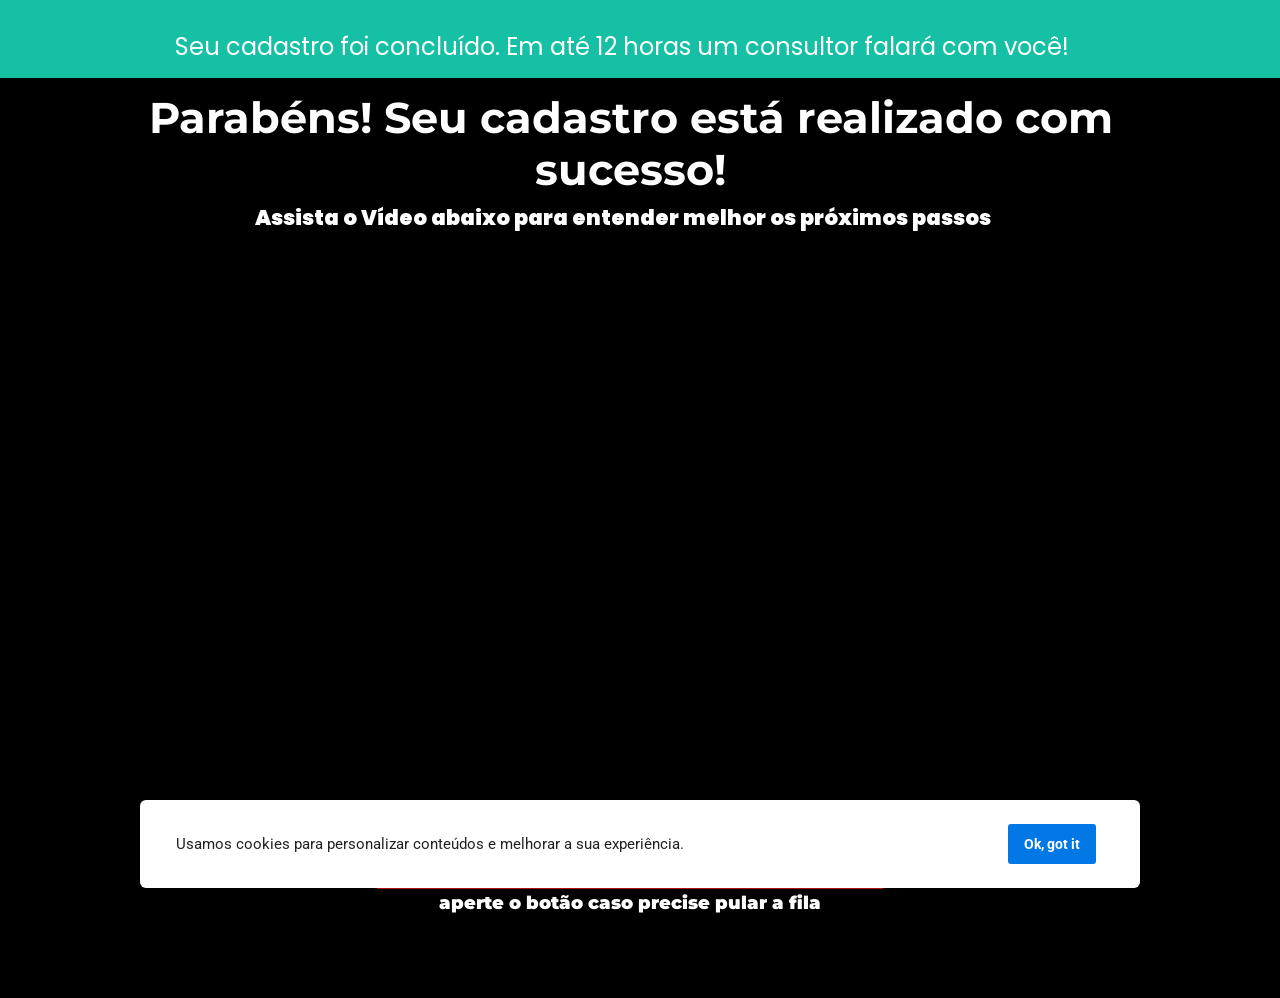
<file: index.html>
<!DOCTYPE html><html lang="pt-BR"><head>
<!-- Meta Pixel Code -->
<script>
!function(f,b,e,v,n,t,s)
{if(f.fbq)return;n=f.fbq=function(){n.callMethod?
n.callMethod.apply(n,arguments):n.queue.push(arguments)};
if(!f._fbq)f._fbq=n;n.push=n;n.loaded=!0;n.version='2.0';
n.queue=[];t=b.createElement(e);t.async=!0;
t.src=v;s=b.getElementsByTagName(e)[0];
s.parentNode.insertBefore(t,s)}(window, document,'script',
'https://connect.facebook.net/en_US/fbevents.js');
fbq('init', '899537329480542');
fbq('track', 'PageView');
fbq('track', 'Lead');
</script>
<noscript><img height="1" width="1" style="display:none"
src="https://www.facebook.com/tr?id=899537329480542&ev=PageView&noscript=1"
/><img height="1" width="1" style="display:none"
src="https://www.facebook.com/tr?id=899537329480542&ev=Lead&noscript=1"
/></noscript>
<!-- End Meta Pixel Code -->

<script>!function(i,n){i._plt=i._plt||(n&&n.timeOrigin?n.timeOrigin+n.now():Date.now())}(window,performance);</script>
<link rel="preload" href="https://scripts.converteai.net/157dc1c9-c520-47a7-82cd-4a4eaa882072/players/6acc34d305f2a2e0c2230358/v4/player.js" as="script">
<link rel="preload" href="https://scripts.converteai.net/lib/js/smartplayer-wc/v4/smartplayer.js" as="script">
<link rel="preload" href="https://cdn.converteai.net/157dc1c9-c520-47a7-82cd-4a4eaa882072/6acc34b3339923f1ce4c15d8/main.m3u8" as="fetch">
<link rel="dns-prefetch" href="https://cdn.converteai.net">
<link rel="dns-prefetch" href="https://scripts.converteai.net">
<link rel="dns-prefetch" href="https://images.converteai.net">
<link rel="dns-prefetch" href="https://license.vturb.com"><title>Parabéns por se cadastrar no Diagnóstico de Estruturação Comercial</title><meta name="viewport" content="width=device-width, initial-scale=1, maximum-scale=1, user-scalable=no, shrink-to-fit=no"><meta name="text-scale" content="scale"><script>(function(){var d=document,h=d.documentElement,p=d.createElement("div");p.style.cssText="position:absolute;left:-9999px;top:-9999px;visibility:hidden;pointer-events:none;font-size:100px;line-height:normal;font-family:serif;white-space:nowrap";p.textContent="Hg";h.appendChild(p);function aplicar(){var z=parseFloat(getComputedStyle(p).fontSize)/100;if(z>1.02){h.style.setProperty("--gp-text-unzoom",String(Math.round(1e4/z)/1e4));}else{h.style.removeProperty("--gp-text-unzoom");}if(location.hash.indexOf("gpzoom")!==-1){var b=d.getElementById("gp-zoom-badge");if(!b){b=d.createElement("div");b.id="gp-zoom-badge";b.style.cssText="position:fixed;left:8px;bottom:8px;z-index:2147483647;background:#000;color:#0f0;font:12px/1.4 monospace;padding:6px 8px;border-radius:4px;pointer-events:none";h.appendChild(b);}b.textContent="z="+z.toFixed(3)+" unzoom="+(h.style.getPropertyValue("--gp-text-unzoom")||"1");}}aplicar();if(window.ResizeObserver){new ResizeObserver(aplicar).observe(p);}window.addEventListener("resize",aplicar,{passive:true});})();</script><meta http-equiv="content-type" content="text/html; charset=utf-8"><meta http-equiv="X-UA-Compatible" content="IE=edge,chrome=1"><meta name="generator" content="GreatPages"><link rel="icon" href="images/favicon.png"><link rel="apple-touch-icon" href="images/favicon.png"><meta name="description" content=""><meta name="keywords" content=""><link rel="canonical" href="https://rubensgodoylp1.vercel.app/obrigado-aplicacao-fap01"><meta name="robots" content="all"><meta property="og:locale" content="pt_BR"><meta property="og:type" content="article"><meta property="og:title" content="Parabéns Diagnóstico Comercial"><meta property="og:description" content="Parabéns por se cadastrar no Diagnóstico de Estruturação Comercial"><meta property="og:site_name" content="Audax Company"><meta property="og:url" content="https://rubensgodoylp1.vercel.app/obrigado-aplicacao-fap01"><meta property="og:image" content="images/23581-4708aff8c7a0bff6beb54c2224d8e509.jpg"><meta property="og:image:secure_url" content="images/23581-4708aff8c7a0bff6beb54c2224d8e509.jpg"><script type="application/ld+json">{"@context":"https://schema.org","@graph":[{"@type":"WebPage","@id":"https://rubensgodoylp1.vercel.app/obrigado-aplicacao-fap01#webpage","url":"https://rubensgodoylp1.vercel.app/obrigado-aplicacao-fap01","name":"Parabéns por se cadastrar no Diagnóstico de Estruturação Comercial","inLanguage":"pt-BR","primaryImageOfPage":{"@type":"ImageObject","url":"https://pages.greatpages.com.br/fss.fullsalessystem.com-obrigado-aplicacao-fap01/1791392740/imagens/desktop/23581-4708aff8c7a0bff6beb54c2224d8e509.jpg"},"isPartOf":{"@id":"https://rubensgodoylp1.vercel.app/#website"}},{"@type":"WebSite","@id":"https://rubensgodoylp1.vercel.app/#website","url":"https://rubensgodoylp1.vercel.app/","name":"Audax Company","publisher":{"@id":"https://rubensgodoylp1.vercel.app/#organization"}},{"@type":"Organization","@id":"https://rubensgodoylp1.vercel.app/#organization","name":"Audax Company","url":"https://rubensgodoylp1.vercel.app/","logo":{"@type":"ImageObject","url":"https://pages.greatpages.com.br/fss.fullsalessystem.com-obrigado-aplicacao-fap01/1791392740/imagens/desktop/favicon.png"}}]}</script><link rel="preconnect" href="https://fonts.googleapis.com"><link rel="dns-prefetch" href="https://fonts.googleapis.com"><link rel="preconnect" href="https://fonts.gstatic.com" crossorigin=""><link rel="dns-prefetch" href="https://fonts.gstatic.com"><link rel="preload" as="style" href="https://fonts.googleapis.com/css2?family=Montserrat:ital,wght@0,400;0,500;0,600;0,700;0,800;0,900;1,400;1,500;1,600;1,700;1,800;1,900&amp;family=Poppins:ital,wght@0,400;0,500;0,600;0,700;0,800;0,900;1,400;1,500;1,600;1,700;1,800;1,900&amp;family=Roboto:ital,wght@0,400;0,500;0,600;0,700;0,800;0,900;1,400;1,500;1,600;1,700;1,800;1,900&amp;family=Material+Icons&amp;display=swap" onload="this.onload=null;this.rel='stylesheet'"><style id="css_desktop" type="text/css" media="all">@font-face{font-family:"Montserrat Fallback";font-weight:100 500;src:local("Arial"),local("Helvetica Neue"),local("Helvetica");size-adjust:101.02%;ascent-override:95.82%;descent-override:24.85%;line-gap-override:0%;}@font-face{font-family:"Montserrat Fallback";font-weight:600 900;src:local("Arial Bold"),local("Arial-BoldMT"),local("Helvetica Neue Bold"),local("Helvetica-Bold");size-adjust:99.65%;ascent-override:97.14%;descent-override:25.19%;line-gap-override:0%;}@font-face{font-family:"Montserrat Fallback Android";font-weight:100 500;src:local("Roboto");size-adjust:109.65%;ascent-override:88.28%;descent-override:22.89%;line-gap-override:0%;}@font-face{font-family:"Montserrat Fallback Android";font-weight:600 900;src:local("Roboto Bold"),local("Roboto-Bold");size-adjust:107.91%;ascent-override:89.71%;descent-override:23.26%;line-gap-override:0%;}@font-face{font-family:"Poppins Fallback";font-weight:100 500;src:local("Arial"),local("Helvetica Neue"),local("Helvetica");size-adjust:90.71%;ascent-override:115.76%;descent-override:38.59%;line-gap-override:11.02%;}@font-face{font-family:"Poppins Fallback";font-weight:600 900;src:local("Arial Bold"),local("Arial-BoldMT"),local("Helvetica Neue Bold"),local("Helvetica-Bold");size-adjust:89.47%;ascent-override:117.35%;descent-override:39.12%;line-gap-override:11.18%;}@font-face{font-family:"Poppins Fallback Android";font-weight:100 500;src:local("Roboto");size-adjust:98.45%;ascent-override:106.65%;descent-override:35.55%;line-gap-override:10.16%;}@font-face{font-family:"Poppins Fallback Android";font-weight:600 900;src:local("Roboto Bold"),local("Roboto-Bold");size-adjust:97.17%;ascent-override:108.06%;descent-override:36.02%;line-gap-override:10.29%;}@font-face{font-family:"Roboto Fallback";font-weight:100 500;src:local("Arial"),local("Helvetica Neue"),local("Helvetica");size-adjust:89.37%;ascent-override:103.81%;descent-override:27.32%;line-gap-override:0%;}@font-face{font-family:"Roboto Fallback";font-weight:600 900;src:local("Arial Bold"),local("Arial-BoldMT"),local("Helvetica Neue Bold"),local("Helvetica-Bold");size-adjust:88.15%;ascent-override:105.24%;descent-override:27.69%;line-gap-override:0%;}@font-face{font-family:"Roboto Fallback Android";font-weight:100 500;src:local("Roboto");size-adjust:97%;ascent-override:95.64%;descent-override:25.17%;line-gap-override:0%;}@font-face{font-family:"Roboto Fallback Android";font-weight:600 900;src:local("Roboto Bold"),local("Roboto-Bold");size-adjust:95.43%;ascent-override:97.22%;descent-override:25.58%;line-gap-override:0%;} html,body,div,span,applet,object,iframe,h1,h2,h3,h4,h5,h6,p,blockquote,pre,a,abbr,acronym,address,big,cite,code,del,dfn,em,img,ins,kbd,q,s,samp,small,strike,strong,sub,sup,tt,var,b,u,i,center,dl,dt,dd,ol,ul,li,fieldset,form,label,legend,table,caption,tbody,tfoot,thead,tr,th,td,article,aside,canvas,details,embed,figure,figcaption,footer,header,hgroup,menu,nav,output,ruby,section,summary,time,mark,audio,video{margin:0;padding:0;border:0;vertical-align:baseline;background:none repeat scroll 0 0 transparent;font-family:inherit;font-size:100%;font-style:inherit;font-weight:inherit;outline:0;} html,body{width:100%;-moz-text-size-adjust:100%;-ms-text-size-adjust:100%;-webkit-text-size-adjust:100%;text-size-adjust:100%;font-family:"Montserrat","Montserrat Fallback","Montserrat Fallback Android",sans-serif;font-style:normal;font-weight:400;} input,.select,textarea,input:hover,.select-hover,textarea:hover,input:focus,.select-focus,textarea:focus,input:disabled,.select-disabled,textarea:disabled{background:inherit;outline:0;-webkit-box-shadow:none;box-shadow:none;border:0;-webkit-box-sizing:border-box;-khtml-box-sizing:border-box;-ms-box-sizing:border-box;box-sizing:border-box;-webkit-transition:all .25s ease-out;-o-transition:all .25s ease-out;transition:all .25s ease-out;} form textarea,form input,form option{font-family:"Montserrat","Montserrat Fallback","Montserrat Fallback Android",sans-serif;font-style:normal;font-weight:400;color:inherit;} html{font-size:calc(10px * var(--gp-text-unzoom,1));font-family:sans-serif;height:-webkit-fill-available;height:-moz-fill-available;height:-o-fill-available;height:-ms-fill-available;transform-origin:left top;-webkit-transform-origin:left top;-ms-transform-origin:left top;-moz-transform-origin:left top;-o-transform-origin:left top;} body{background-color:#000;color:rgba(0,0,0,0.87);height:auto;min-width:320px;overflow-x:hidden;overflow-y:scroll;font-size:calc(10px * var(--gp-text-unzoom,1));} article,aside,details,figcaption,figure,footer,header,hgroup,menu,nav,section{display:block} ol,ul{list-style:none} a{margin:0;padding:0;font-size:100%;vertical-align:baseline;background:transparent} .preload *{-webkit-transition:none!important;-moz-transition:none!important;-o-transition:none!important;transition:none!important} b,strong{font-weight:bold;} i,em{font-style:italic;} s{text-decoration:line-through;} a:hover{text-decoration:underline;color:inherit;}  .body_bloquear{width:100%;height:100%;overflow-y:scroll;overflow-x:hidden;position:absolute;top:0;left:0;bottom:0;right:0;} .site_borrar{-webkit-filter:blur(2px);filter:blur(2px);pointer-events:none;-ms-touch-action:none;touch-action:none;height:100%;width:100%;position:fixed;} .gpc-e .c *{-webkit-box-sizing:border-box;box-sizing:border-box;outline:0;font-smoothing:antialiased;-webkit-font-smoothing:antialiased;-moz-osx-font-smoothing:antialiased;} .gpc-e .c *:where(:not([class*="typography-"])){line-height:inherit;} .gpc-b{width:100%;min-height:40px;-webkit-box-sizing:border-box;-moz-box-sizing:border-box;box-sizing:border-box;position:relative; background-color:#fff;border-width:0px;border-style:solid;border-color:rgb(0,0,0);border-right:0 none!important;border-left:0 none!important;background-size:auto;background-repeat:no-repeat;background-position:50%;} .gpc-b_sobreposicao{background-color:#fff;top:0;bottom:0;left:0;right:0;position:absolute;z-index:0;width:100%;height:100%;pointer-events:none;opacity:0;} .gpc-e{position:absolute;-webkit-box-sizing:border-box;-moz-box-sizing:border-box;box-sizing:border-box;} .gpc-e .c{position:relative;width:100%;height:100%;-webkit-box-sizing:border-box;box-sizing:border-box;background-size:cover;background-repeat:no-repeat;background-position:50%;opacity:1;-o-tab-size:4;tab-size:4;-moz-tab-size:4;white-space:pre-wrap;word-wrap:break-word;float:left;transition-property:background-color,color,opacity,transform;} .gpc-e.e_html .c{word-break:break-word;white-space:normal;} .gpc-e.e_linha_horizontal{height:auto!important;} .gpc-e.e_linha_horizontal .c{margin:auto 0;width:100%;display:block;border-left:0 none;border-right:0 none;border-top:0 none;margin:5px 0;} .gpc-e.e_linha_vertical{width:auto!important;} .gpc-e.e_linha_vertical .c{margin:0 auto;height:100%;width:auto;display:block;margin:0 5px;} .gpc-e.e_caixa .c{width:100%;height:100%;-webkit-box-sizing:border-box;box-sizing:border-box;-webkit-background-size:auto auto;background-size:auto;background-repeat:no-repeat;background-position:50%;border-top-left-radius:0px;border-top-right-radius:0px;border-bottom-left-radius:0px;border-bottom-right-radius:0px;} .gpc-e.e_circulo .c{width:100%;height:100%;-webkit-box-sizing:border-box;box-sizing:border-box;-webkit-background-size:auto auto;background-size:auto;background-repeat:no-repeat;background-position:50%;} .centralizar{position:relative;width:960px;margin:0 auto;-webkit-box-sizing:border-box;box-sizing:border-box;text-align:left;} .gpc-e.dm{display:none} .gpc-e.dd,.gpc-e.dd.gpc-e.dm{display:block} .gpc-e.esconder_desktop,.gpc-e.gpc-e.dd.esconder_desktop,.gpc-e.gpc-e.dm.esconder_desktop,.gpc-b.esconder_desktop{display:none;} @media all and (max-width:800px){ .gpc-e.esconder_desktop,.gpc-e.gpc-e.dd.esconder_desktop,.gpc-e.gpc-e.dm.esconder_desktop,.gpc-b.esconder_desktop{display:block;} .gpc-e.esconder_mobile,.gpc-b.esconder_mobile{display:none!important} .gpc-e.dd{display:none} .gpc-e.dm,.gpc-e.dd.gpc-e.dm{display:block} } #site{min-width:980px;overflow:hidden;background-color:#000;} .link_popup,.link_interno,.link_externo{cursor:pointer} .gpc-e .c.e_botao{cursor:pointer;user-select:none;-webkit-transition:transform,background-color,color,opacity .25s ease-out;-o-transition:transform,background-color,color,opacity .25s ease-out;transition:transform,background-color,color,opacity .25s ease-out;overflow:hidden;line-height:1.3;text-decoration:none;background-color:rgb(30,136,229);background-image:none;color:rgb(255,255,255);border:0px;border-radius:3px;text-align:center;white-space:normal;padding:0 8px;align-content:center;display:-webkit-box;display:-webkit-flex;display:-ms-flexbox;display:flex;-webkit-box-direction:normal;-webkit-flex-direction:column;-ms-flex-direction:column;flex-direction:column;-webkit-box-align:center;-webkit-align-items:center;-ms-flex-align:center;align-items:center;-webkit-box-pack:center;-webkit-justify-content:center;-ms-flex-pack:center;justify-content:center;flex-wrap:nowrap;} .gpc-e .c .gpc_botao span{-webkit-transition:color,opacity .25s ease-out;-o-transition:color,opacity .25s ease-out;transition:color,opacity .25s ease-out;} .gpc-e .c.e_botao.sombra_botao,.gpc-e .c .gpc_botao span.sombra_botao{-moz-box-shadow:0 1px 3px rgba(1,1,1,.5);box-shadow:0 1px 3px rgba(1,1,1,.5);} .gpc-e .c.e_botao.sombra_3d,.gpc-e .c .gpc_botao span.sombra_3d{height:calc(100% - 5px)} .gpc-e .c.e_html blockquote{display:none} .gpc-e .c.e_html .fb-comments{width:100%!important;height:100%!important;} .gpc-e .c.e_html iframe{max-width:100%!important;max-height:100%!important;} .gpc-e .c.link_interno{cursor:pointer} .e_circulo{border-radius:50%} .gpc-e.e_imagem .c .imagem_fundo{width:100%;height:100%;background-repeat:no-repeat;border:0px transparent solid;border-radius:inherit;object-fit:cover;object-position:center;} .gpc-e.e_imagem .c picture{display:block;overflow:hidden;width:100%;height:100%;position:relative;} option:disabled{display:none} .gpc-e.e_video .c{width:100%;height:100%;}  @keyframes se_key{0%{opacity:.5;}100%{opacity:1;}} @-o-keyframes se_key{0%{opacity:.5;}100%{opacity:1;}} @-ms-keyframes se_key{0%{opacity:.5;}100%{opacity:1;}} @-moz-keyframes se_key{0%{opacity:.5;}100%{opacity:1;}} @-webkit-keyframes se_key{0%{opacity:.5;}100%{opacity:1;}} .se_imagem .c,.se_video,.se_fonte,.se_caixa .c,.se_contador span,.se_slider .imagem{color:transparent!important;background:rgba(128,128,128,.05);background-repeat:no-repeat;background-image:none!important;animation:.8s ease infinite alternate se_key;-webkit-animation:.8s ease infinite alternate se_key;-o-animation:.8s ease infinite alternate se_key;text-shadow:none!important;} .se_imagem .c{filter:none!important;} .gpc-e.se_video{overflow:hidden;} .se_fonte *{color:transparent!important;text-shadow:none!important;} .se_fonte input,.se_fonte select,.se_fonte textarea,.se_fonte label{opacity:0!important;-moz-opacity:0;filter:alpha(opacity=0);-ms-filter:"alpha(Opacity=0)";transition:0 none;} .ll_background{background-image:none!important;} .gpc-e a:link,.gpc-e a:visited,.gpc-e a{text-decoration:none;} .gpc-e.e_titulo a:hover,.gpc-e.e_texto a:hover,.gpc-e.e_titulo a:hover *,.gpc-e.e_texto a:hover *{text-decoration:underline;text-decoration-color:currentColor;} .aviso_fundo{opacity:0;-moz-opacity:0;filter:alpha(opacity=0);-ms-filter:"alpha(Opacity=0)";position:fixed;top:0;bottom:0;left:0;right:0;background:rgba(0,0,0,.84);z-index:100000;-webkit-transition:all 200ms ease;-moz-transition:all 200ms ease;-ms-transition:all 200ms ease;-o-transition:all 200ms ease;transition:all 200ms ease;} .aviso_texto{opacity:0;-moz-opacity:0;filter:alpha(opacity=0);-ms-filter:"alpha(Opacity=0)";position:fixed;margin:auto;left:0;right:0;color:#fff;top:0;bottom:0;z-index:100001;text-align:center;vertical-align:middle;font-size:50px;line-height:2;-webkit-transition:all 200ms ease;-moz-transition:all 200ms ease;-ms-transition:all 200ms ease;-o-transition:all 200ms ease;transition:all 200ms ease;font-family:"",sans-serif;font-style:normal;font-weight:bold;display:flex;flex-direction:row;flex-wrap:nowrap;justify-content:center;align-items:center;align-content:center;} .aviso_texto_carregando{width:60px;aspect-ratio:2;--_g:no-repeat radial-gradient(circle closest-side,#f9f9f9 84%,#0000);background:var(--_g) 0% 50%,var(--_g) 50% 50%,var(--_g) 100% 50%;background-size:calc(100%/3) 50%;animation:l3 1s infinite linear;position:fixed;margin:auto;left:0;right:0;top:0;bottom:0;} @keyframes l3{ 20%{background-position:0% 0%,50% 50%,100% 50%} 40%{background-position:0% 100%,50% 0%,100% 50%} 60%{background-position:0% 50%,50% 100%,100% 0%} 80%{background-position:0% 50%,50% 50%,100% 100%} } .mostrar_aviso{opacity:1;-moz-opacity:1;filter:alpha(opacity=100);-ms-filter:"alpha(Opacity=100)"} .esconder{display:none} .video-background{pointer-events:none;width:100%;height:100%;z-index:0;} .video-background iframe{width:140%;height:150%;margin:-18% -20%;} body .gm_fundo{position:absolute;bottom:0;} @media all and (max-width:800px){ .aviso_texto{font-size:35px;} #site{min-width:360px;} .centralizar{width:360px;} .gpc_modal{min-width:175px!important;} } ::-webkit-scrollbar{width:6px;height:6px;background-color:#f9f9f9;} ::-webkit-scrollbar-track{background-color:#f9f9f9;} ::-webkit-scrollbar-thumb{background-color:rgba(0,0,0,0.24);border-radius:6px;-webkit-border-radius:6px;} ::-webkit-scrollbar-thumb:hover{background-color:rgba(0,0,0,0.38);} .carregando{width:30px;height:30px;margin:auto;top:0;bottom:0;right:0;left:0;position:absolute;background-size:30px;background-repeat:no-repeat;background-position:center;background-image:url("[data-uri]");}  @supports (-webkit-marquee-repetition:infinite) and (object-fit:fill){.gpc-e .c{word-break:break-word;white-space:normal;}} @media not all and (min-resolution:.001dpcm){@media{.gpc-e .c{word-break:break-word;white-space:normal;}}}  .e_animacoes{opacity:0;-moz-opacity:0;filter:alpha(opacity=0);-ms-filter:"alpha(Opacity=0)";}  :where(.gpc-e.e_botao *){font-family:"Montserrat","Montserrat Fallback","Montserrat Fallback Android",sans-serif;font-style:normal;font-weight:800;} @media all and (max-width:800px){:where(.gpc-e.e_botao *){font-family:"Montserrat","Montserrat Fallback","Montserrat Fallback Android",sans-serif;font-style:normal;font-weight:800;}}         .gpc-e.e_html{transform:none!important;} .gpc-e.e_html .c,.gpc-e.e_html .c *{will-change:auto;} .gp-page{isolation:isolate;}.gp-page *{box-sizing:border-box;}.gp-page .block{position:relative;width:100%;}.gp-page .block>.overlay{position:absolute;top:0;left:0;right:0;bottom:0;z-index:0;}.gp-page .block>.center{position:relative;width:980px;margin:0 auto;height:100%;}.gp-page .element{position:absolute;z-index:0;}.gp-page .e_animacoes{opacity:0;}#e_495979_1_174644858234932151{width:967px;left:25px;top:30.3443px;z-index:552;transform:translate(0px,0px)}#e_495979_1_174644858234932151 .gpr2{z-index:552;text-align:left}#e_495979_1_174644858234932151 .gpr3{color:var(--g-color-base)}#b_495979_1_174644858234983015{background:var(--g-color-accent);height:77.9883px;border-color:var(--g-color-custom-4);overflow:visible}#b_495979_1_174644858234983015 .gpr5{background:var(--g-color-base);opacity:0}@keyframes e_495979_1_170894985165dc815b4bc82012430635_animacao{0%{transform:rotateY(-100deg);transform-origin:center;opacity:0;}100%{transform:rotateY(0deg);transform-origin:center;opacity:1;}}#e_495979_1_170894985165dc815b4bc82012430635{width:1067.47px;left:-53.31px;top:13.6959px;z-index:4;transform:translate(0px,0px)}#e_495979_1_170894985165dc815b4bc82012430635 .gpr7{text-align:center;opacity:1;z-index:4}#e_495979_1_170894985165dc815b4bc82012430635 .gpr8{color:var(--g-color-base)}#e_495979_1_170894985165dc815b4c1b7771411964{width:792.141px;left:76.9212px;top:125.131px;z-index:699;transform:translate(0px,0px)}#e_495979_1_170894985165dc815b4c1b7771411964 .gpr10{text-align:center;opacity:1;z-index:699}#e_495979_1_170894985165dc815b4c1b7771411964 .gpr11{color:var(--g-color-base)}@keyframes e_495979_1_170894985165dc815b9ac38136348902_animacao{0%{opacity:0}100%{opacity:1;}}#e_495979_1_170894985165dc815b9ac38136348902{width:506px;height:75px;left:227.477px;top:730.768px;z-index:900;transform:translate(0px,0px)}#e_495979_1_170894985165dc815b9ac38136348902 .gpr13{background:var(--g-color-primary);text-decoration:none;float:left;z-index:900;color:var(--g-color-primary-text);text-align:center;border-radius:0px;filter:drop-shadow(var(--g-shadow-small-x,0px) var(--g-shadow-small-y,0px) var(--g-shadow-small-blur,0px) var(--g-shadow-small-color,transparent))}#e_495979_1_170894985165dc815b9ac38136348902 .gpr13:hover{background-color:var(--g-color-destructive);color:var(--g-color-destructive-text)}#e_495979_1_170894985165dc815b9ac38136348902 .gpr13:hover span{color:var(--g-color-destructive-text)}@keyframes e_495979_1_170894985165dc815b9b902102779882_animacao{0%{opacity:0}100%{opacity:1;}}#e_495979_1_170894985165dc815b9b902102779882{width:917.25px;left:21.377px;top:814.94px;z-index:901;transform:translate(0px,0px)}#e_495979_1_170894985165dc815b9b902102779882 .gpr15{text-align:center;opacity:1;z-index:901}#e_495979_1_170894985165dc815b9b902102779882 .gpr16{color:var(--g-color-base)}#e_495979_1_173696486807968827{z-index:991;width:960px;height:444px;left:0.4px;top:168.334px;transform:translate(0px,0px)}#e_495979_1_173696486807968827 .gpr18{z-index:991}#b_495979_1_170894985165dc815b04d4b{background:var(--g-color-custom-2);height:920px;min-height:calc(100vh - 78px);background-position:50% center;background-attachment:fixed;background-repeat:no-repeat;background-size:auto;overflow:visible}#b_495979_1_170894985165dc815b04d4b .gpr20{opacity:0}@keyframes e_495979_1_170894985165dc815b6eef3636087725_animacao{0%{opacity:0}100%{opacity:1;}}#e_495979_1_170894985165dc815b6eef3636087725{width:917.25px;left:21.375px;top:48.5469px;z-index:802}#e_495979_1_170894985165dc815b6eef3636087725 .gpr22{text-align:center;opacity:1;z-index:802}#e_495979_1_170894985165dc815b6eef3636087725 .gpr23{color:var(--g-color-custom-2)}@keyframes e_495979_1_170894985165dc815b91a2e023627686_animacao{0%{opacity:0}100%{opacity:1;}}#e_495979_1_170894985165dc815b91a2e023627686{width:917.25px;left:21.375px;top:99.5469px;z-index:886}#e_495979_1_170894985165dc815b91a2e023627686 .gpr25{text-align:center;opacity:1;z-index:886}#e_495979_1_170894985165dc815b91a2e023627686 .gpr26{color:var(--g-color-custom-2)}#e_495979_1_170894985165dc815b91f2f572426399{width:845px;height:143px;left:57.5px;top:175.234px;z-index:886}#e_495979_1_170894985165dc815b91f2f572426399 .gpr28{background:var(--g-color-base);z-index:886;opacity:1;filter:drop-shadow(var(--g-shadow-large-x,0px) var(--g-shadow-large-y,0px) var(--g-shadow-large-blur,0px) var(--g-shadow-large-color,transparent));background-size:cover;background-position:50% 50%;background-repeat:no-repeat;border-radius:var(--g-border-large-radius);border-width:0;border-style:var(--g-border-large-style);border-color:var(--g-border-large-color)}@keyframes e_495979_1_170894985165dc815b923bd379934607_animacao{0%{opacity:0}100%{opacity:1;}}#e_495979_1_170894985165dc815b923bd379934607{width:174.25px;left:94.25px;top:201.188px;z-index:887}#e_495979_1_170894985165dc815b923bd379934607 .gpr30{text-align:left;opacity:1;z-index:887}#e_495979_1_170894985165dc815b923bd379934607 .gpr31{color:var(--g-color-custom-2)}@keyframes e_495979_1_170894985165dc815b92891711334803_animacao{0%{opacity:0}100%{opacity:1;}}#e_495979_1_170894985165dc815b92891711334803{width:469.25px;left:94.25px;top:246.719px;z-index:888}#e_495979_1_170894985165dc815b92891711334803 .gpr33{text-align:left;opacity:1;z-index:888}#e_495979_1_170894985165dc815b92891711334803 .gpr34{color:var(--g-color-custom-2)}#e_495979_1_170894985165dc815b92dc8264660829{width:845px;height:669.994px;left:57.5px;top:353.891px;z-index:889}#e_495979_1_170894985165dc815b92dc8264660829 .gpr36{background:var(--g-color-base);z-index:889;opacity:1;filter:drop-shadow(var(--g-shadow-large-x,0px) var(--g-shadow-large-y,0px) var(--g-shadow-large-blur,0px) var(--g-shadow-large-color,transparent));background-size:cover;background-position:50% 50%;background-repeat:no-repeat;border-radius:var(--g-border-large-radius);border-width:0;border-style:var(--g-border-large-style);border-color:var(--g-border-large-color)}@keyframes e_495979_1_170894985165dc815b93281619498314_animacao{0%{opacity:0}100%{opacity:1;}}#e_495979_1_170894985165dc815b93281619498314{width:174.25px;left:94.25px;top:383.188px;z-index:890}#e_495979_1_170894985165dc815b93281619498314 .gpr38{text-align:left;opacity:1;z-index:890}#e_495979_1_170894985165dc815b93281619498314 .gpr39{color:var(--g-color-custom-2)}@keyframes e_495979_1_170894985165dc815b93882598994087_animacao{0%{opacity:0}100%{opacity:1;}}#e_495979_1_170894985165dc815b93882598994087{width:713.25px;left:94.25px;top:431.719px;z-index:891}#e_495979_1_170894985165dc815b93882598994087 .gpr41{text-align:left;opacity:1;z-index:891}#e_495979_1_170894985165dc815b93882598994087 .gpr42{color:var(--g-color-custom-2)}#e_495979_1_170894985165dc815b93d71042072332 .c.e_video{z-index:892}#e_495979_1_170894985165dc815b93d71042072332{width:753px;height:429px;left:94.375px;top:542.883px;z-index:892}#e_495979_1_170894985165dc815b941e5373662794{width:845px;height:399px;left:57.5px;top:1064.87px;z-index:893}#e_495979_1_170894985165dc815b941e5373662794 .gpr45{background:var(--g-color-base);z-index:893;opacity:1;filter:drop-shadow(var(--g-shadow-large-x,0px) var(--g-shadow-large-y,0px) var(--g-shadow-large-blur,0px) var(--g-shadow-large-color,transparent));background-size:cover;background-position:50% 50%;background-repeat:no-repeat;border-radius:var(--g-border-large-radius);border-width:0;border-style:var(--g-border-large-style);border-color:var(--g-border-large-color)}@keyframes e_495979_1_170894985165dc815b946a2762122568_animacao{0%{opacity:0}100%{opacity:1;}}#e_495979_1_170894985165dc815b946a2762122568{width:174.25px;left:94.248px;top:1097.47px;z-index:894}#e_495979_1_170894985165dc815b946a2762122568 .gpr47{text-align:left;opacity:1;z-index:894}#e_495979_1_170894985165dc815b946a2762122568 .gpr48{color:var(--g-color-custom-2)}@keyframes e_495979_1_170894985165dc815b94b78116798846_animacao{0%{opacity:0}100%{opacity:1;}}#e_495979_1_170894985165dc815b94b78116798846{width:771.25px;left:94.375px;top:1149.01px;z-index:895}#e_495979_1_170894985165dc815b94b78116798846 .gpr50{text-align:left;opacity:1;z-index:895}#e_495979_1_170894985165dc815b94b78116798846 .gpr51{color:var(--g-color-custom-2)}@keyframes e_495979_1_170894985165dc815b950c2544645581_animacao{0%{opacity:0}100%{opacity:1;}}#e_495979_1_170894985165dc815b950c2544645581{width:506px;height:75px;left:227.002px;top:1505.49px;z-index:896}#e_495979_1_170894985165dc815b950c2544645581 .gpr53{background:var(--g-color-primary);text-decoration:none;float:left;z-index:896;color:var(--g-color-primary-text);text-align:center;border-radius:0px;filter:drop-shadow(var(--g-shadow-small-x,0px) var(--g-shadow-small-y,0px) var(--g-shadow-small-blur,0px) var(--g-shadow-small-color,transparent))}#e_495979_1_170894985165dc815b950c2544645581 .gpr53:hover{background-color:var(--g-color-destructive);color:var(--g-color-destructive-text)}#e_495979_1_170894985165dc815b950c2544645581 .gpr53:hover span{color:var(--g-color-destructive-text)}#b_495979_1_170894985165dc815b04df3{background:var(--g-color-base);height:1650.99px;overflow:visible}#b_495979_1_170894985165dc815b04df3 .gpr55{background:var(--g-color-base);opacity:0}#e_495979_1_172087938050266767{width:890px;left:35px;top:32.5px;z-index:966}#e_495979_1_172087938050266767 .gpr57{z-index:966;text-align:center;opacity:1}#e_495979_1_172087938050266767 .gpr58{color:var(--g-color-custom-2)}#e_495979_1_172087938050204687 .c .imagem_fundo{position:relative;}#e_495979_1_172087938050204687 .c picture img{object-fit:fill}#e_495979_1_172087938050204687 .c .imagem_fundo.fallback_background{background-position:-0.664px 0px;background-size:244.824px 529.375px;background-image:url(images/23581-506835219d27415fb2f45ce580bc4c87.jpeg) !important}#e_495979_1_172087938050204687{height:529.375px;width:244.141px;left:-65.2735px;top:148.926px;text-shadow:none;z-index:968}#e_495979_1_172087938050204687 .gpr60{z-index:968;filter:hue-rotate(0deg) saturate(1) brightness(1) contrast(1) invert(0) sepia(0) blur(0px) grayscale(0)}#e_495979_1_172087938050248935 .c .imagem_fundo{position:relative;}#e_495979_1_172087938050248935 .c picture img{object-fit:cover}#e_495979_1_172087938050248935 .c .imagem_fundo.fallback_background{background-position:0px 0px;background-size:244.438px 531.383px;background-image:url(images/23581-e1a391c587ae5d14eb817e548fd420ba.jpeg) !important}#e_495979_1_172087938050248935{height:528.418px;width:244.438px;left:213.219px;top:149.414px;z-index:969}#e_495979_1_172087938050248935 .gpr62{z-index:969;filter:hue-rotate(0deg) saturate(1) brightness(1) contrast(1) invert(0) sepia(0) blur(0px) grayscale(0)}#e_495979_1_172087938050294885 .c .imagem_fundo{position:relative;}#e_495979_1_172087938050294885 .c picture img{object-fit:cover}#e_495979_1_172087938050294885 .c .imagem_fundo.fallback_background{background-position:0px 0px;background-size:251.25px 531.055px;background-image:url(images/23581-959782abd6cfa70c8ce7076098790056.jpeg) !important}#e_495979_1_172087938050294885{height:531.055px;width:245.3px;left:484.641px;top:148.055px;z-index:970}#e_495979_1_172087938050294885 .gpr64{z-index:970;filter:hue-rotate(0deg) saturate(1) brightness(1) contrast(1) invert(0) sepia(0) blur(0px) grayscale(0)}#e_495979_1_172087938050266049 .c .imagem_fundo{position:relative;}#e_495979_1_172087938050266049 .c picture img{object-fit:cover}#e_495979_1_172087938050266049 .c .imagem_fundo.fallback_background{background-position:0px 0px;background-size:246px 534px;background-image:url(images/23581-60dbeccb2d88c49c39ea93db51b3ae47.jpeg) !important}#e_495979_1_172087938050266049{height:531.914px;width:245.762px;left:766.857px;top:149.347px;z-index:971;transform:translate(0px,0px)}#e_495979_1_172087938050266049 .gpr66{z-index:971;filter:hue-rotate(0deg) saturate(1) brightness(1) contrast(1) invert(0) sepia(0) blur(0px) grayscale(0)}#e_495979_1_172087938050207972 .c .imagem_fundo{position:relative;}#e_495979_1_172087938050207972 .c picture img{object-fit:cover}#e_495979_1_172087938050207972 .c .imagem_fundo.fallback_background{background-position:0px 0px;background-size:245.227px 557.328px;background-image:url(images/23581-cc76eafb8281c0f6f5f5251043d8c9f4.jpeg) !important}#e_495979_1_172087938050207972{height:530.721px;width:245.227px;left:-43.25px;top:1281.97px;z-index:972;transform:translate(0px,0px)}#e_495979_1_172087938050207972 .gpr68{z-index:972;filter:hue-rotate(0deg) saturate(1) brightness(1) contrast(1) invert(0) sepia(0) blur(0px) grayscale(0)}#e_495979_1_172087938050210995 .c .imagem_fundo{position:relative;}#e_495979_1_172087938050210995 .c picture img{object-fit:cover}#e_495979_1_172087938050210995 .c .imagem_fundo.fallback_background{background-position:0px 0px;background-size:244.516px 531.555px;background-image:url(images/23581-9a6f1f7f573d8b3c9983c547db39eabd.jpeg) !important}#e_495979_1_172087938050210995{height:530.06px;width:244.516px;left:230.414px;top:1282.27px;z-index:973;transform:translate(0px,0px)}#e_495979_1_172087938050210995 .gpr70{z-index:973;filter:hue-rotate(0deg) saturate(1) brightness(1) contrast(1) invert(0) sepia(0) blur(0px) grayscale(0)}#e_495979_1_172087938050213414 .c .imagem_fundo{position:relative;}#e_495979_1_172087938050213414 .c picture img{object-fit:cover}#e_495979_1_172087938050213414 .c .imagem_fundo.fallback_background{background-position:0px 0px;background-size:243.766px 529.922px;background-image:url(images/23581-0f1ab1b157875612b8a403acd01365b4.jpeg) !important}#e_495979_1_172087938050213414{height:527.957px;width:243.766px;left:504.797px;top:1284.35px;z-index:974;transform:translate(0px,0px)}#e_495979_1_172087938050213414 .gpr72{z-index:974;filter:hue-rotate(0deg) saturate(1) brightness(1) contrast(1) invert(0) sepia(0) blur(0px) grayscale(0)}#e_495979_1_172087938050241432 .c .imagem_fundo{position:relative;}#e_495979_1_172087938050241432 .c picture img{object-fit:cover}#e_495979_1_172087938050241432 .c .imagem_fundo.fallback_background{background-position:0px 0px;background-size:243.094px 552.484px;background-image:url(images/23581-75defcc8faa1387d2129bdc5cd2a520d.jpeg) !important}#e_495979_1_172087938050241432{height:526.35px;width:243.094px;left:775.344px;top:1284.58px;z-index:975;transform:translate(0px,0px)}#e_495979_1_172087938050241432 .gpr74{z-index:975;filter:hue-rotate(0deg) saturate(1) brightness(1) contrast(1) invert(0) sepia(0) blur(0px) grayscale(0)}#e_495979_1_172087938050248499{width:60px;height:16px;left:313.438px;top:179.938px;z-index:976}#e_495979_1_172087938050248499 .gpr76{background:var(--g-color-base);z-index:976;opacity:1;filter:hue-rotate(0deg) saturate(1) brightness(1) contrast(1) invert(0) sepia(0) blur(0px) grayscale(0);background-size:cover;background-position:50% 50%;background-repeat:no-repeat}#e_495979_1_172087938050243196{width:36px;height:14px;left:926.148px;top:224.238px;z-index:977;transform:translate(0px,0px)}#e_495979_1_172087938050243196 .gpr78{background:var(--g-color-base);z-index:977;opacity:1;filter:hue-rotate(0deg) saturate(1) brightness(1) contrast(1) invert(0) sepia(0) blur(0px) grayscale(0);background-size:cover;background-position:50% 50%;background-repeat:no-repeat}#e_495979_1_172087938050222627{width:29px;height:16px;left:933.148px;top:242.238px;z-index:978;transform:translate(0px,0px)}#e_495979_1_172087938050222627 .gpr80{background:var(--g-color-custom-7);z-index:978;opacity:1;filter:hue-rotate(0deg) saturate(1) brightness(1) contrast(1) invert(0) sepia(0) blur(0px) grayscale(0);background-size:cover;background-position:50% 50%;background-repeat:no-repeat}#e_495979_1_172087938050213326{width:32px;height:16px;left:125.638px;top:1578.66px;z-index:979;transform:translate(0px,0px)}#e_495979_1_172087938050213326 .gpr82{background:var(--g-color-base);z-index:979;opacity:1;filter:hue-rotate(0deg) saturate(1) brightness(1) contrast(1) invert(0) sepia(0) blur(0px) grayscale(0);background-size:cover;background-position:50% 50%;background-repeat:no-repeat}#e_495979_1_172087938050240887{width:32px;height:16px;left:116.637px;top:1733.66px;z-index:980;transform:translate(0px,0px)}#e_495979_1_172087938050240887 .gpr84{background:var(--g-color-base);z-index:980;opacity:1;filter:hue-rotate(0deg) saturate(1) brightness(1) contrast(1) invert(0) sepia(0) blur(0px) grayscale(0);background-size:cover;background-position:50% 50%;background-repeat:no-repeat}#e_495979_1_172087938050250095{width:49px;height:15px;left:599.695px;top:1317.66px;z-index:981;transform:translate(0px,0px)}#e_495979_1_172087938050250095 .gpr86{background:var(--g-color-base);z-index:981;opacity:1;filter:hue-rotate(0deg) saturate(1) brightness(1) contrast(1) invert(0) sepia(0) blur(0px) grayscale(0);background-size:cover;background-position:50% 50%;background-repeat:no-repeat}#e_495979_1_172087938050262422{width:49px;height:15px;left:876.69px;top:1320.66px;z-index:982;transform:translate(0px,0px)}#e_495979_1_172087938050262422 .gpr88{background:var(--g-color-base);z-index:982;opacity:1;filter:hue-rotate(0deg) saturate(1) brightness(1) contrast(1) invert(0) sepia(0) blur(0px) grayscale(0);background-size:cover;background-position:50% 50%;background-repeat:no-repeat}#e_495979_1_172087938050252854 .c .imagem_fundo{position:relative;}#e_495979_1_172087938050252854 .c picture img{object-fit:cover}#e_495979_1_172087938050252854 .c .imagem_fundo.fallback_background{background-position:0px 0px;background-size:245.227px 533.102px;background-image:url(images/23581-8302bf340926e48c40cc39a3248e719a.jpeg) !important}#e_495979_1_172087938050252854{height:530.727px;width:245.227px;left:-40.4531px;top:714.25px;z-index:983}#e_495979_1_172087938050252854 .gpr90{z-index:983;filter:hue-rotate(0deg) saturate(1) brightness(1) contrast(1) invert(0) sepia(0) blur(0px) grayscale(0)}#e_495979_1_172087938050272187 .c .imagem_fundo{position:relative;}#e_495979_1_172087938050272187 .c picture img{object-fit:cover}#e_495979_1_172087938050272187 .c .imagem_fundo.fallback_background{background-position:0px 0px;background-size:244.516px 531.555px;background-image:url(images/23581-1eb1bbdb5cafcfe4695014cc1aac23d9.jpeg) !important}#e_495979_1_172087938050272187{height:530.068px;width:244.516px;left:233.219px;top:714.555px;z-index:984}#e_495979_1_172087938050272187 .gpr92{z-index:984;filter:hue-rotate(0deg) saturate(1) brightness(1) contrast(1) invert(0) sepia(0) blur(0px) grayscale(0)}#e_495979_1_172087938050297336 .c .imagem_fundo{position:relative;}#e_495979_1_172087938050297336 .c picture img{object-fit:cover}#e_495979_1_172087938050297336 .c .imagem_fundo.fallback_background{background-position:0px 0px;background-size:243.773px 529.953px;background-image:url(images/23581-41711fa8b953f5a3f0d871e46507ae1f.jpeg) !important}#e_495979_1_172087938050297336{height:527.963px;width:243.773px;left:507.602px;top:716.639px;z-index:985;transform:translate(0px,0px)}#e_495979_1_172087938050297336 .gpr94{z-index:985;filter:hue-rotate(0deg) saturate(1) brightness(1) contrast(1) invert(0) sepia(0) blur(0px) grayscale(0)}#e_495979_1_172087938050236661 .c .imagem_fundo{position:relative;}#e_495979_1_172087938050236661 .c picture img{object-fit:cover}#e_495979_1_172087938050236661 .c .imagem_fundo.fallback_background{background-position:0px 0px;background-size:243.102px 528.492px;background-image:url(images/23581-547deb7613f09a350bdb355f06ed99e8.jpeg) !important}#e_495979_1_172087938050236661{height:526.369px;width:243.102px;left:781.148px;top:716.859px;z-index:986}#e_495979_1_172087938050236661 .gpr96{z-index:986;filter:hue-rotate(0deg) saturate(1) brightness(1) contrast(1) invert(0) sepia(0) blur(0px) grayscale(0)}#e_495979_1_172087938050202902{width:32px;height:16px;left:125.438px;top:1010.94px;z-index:987}#e_495979_1_172087938050202902 .gpr98{background:var(--g-color-base);z-index:987;opacity:1;filter:hue-rotate(0deg) saturate(1) brightness(1) contrast(1) invert(0) sepia(0) blur(0px) grayscale(0);background-size:cover;background-position:50% 50%;background-repeat:no-repeat}#e_495979_1_172087938050257445{width:32px;height:16px;left:116.438px;top:1165.94px;z-index:988}#e_495979_1_172087938050257445 .gpr100{background:var(--g-color-base);z-index:988;opacity:1;filter:hue-rotate(0deg) saturate(1) brightness(1) contrast(1) invert(0) sepia(0) blur(0px) grayscale(0);background-size:cover;background-position:50% 50%;background-repeat:no-repeat}#e_495979_1_172087938050239316{width:49px;height:15px;left:599.495px;top:749.938px;z-index:989}#e_495979_1_172087938050239316 .gpr102{background:var(--g-color-base);z-index:989;opacity:1;filter:hue-rotate(0deg) saturate(1) brightness(1) contrast(1) invert(0) sepia(0) blur(0px) grayscale(0);background-size:cover;background-position:50% 50%;background-repeat:no-repeat}#e_495979_1_172087938050283162{width:49px;height:15px;left:876.49px;top:752.938px;z-index:990}#e_495979_1_172087938050283162 .gpr104{background:var(--g-color-base);z-index:990;opacity:1;filter:hue-rotate(0deg) saturate(1) brightness(1) contrast(1) invert(0) sepia(0) blur(0px) grayscale(0);background-size:cover;background-position:50% 50%;background-repeat:no-repeat}#b_495979_1_172087938050218825{background:var(--g-color-base);height:1864px;background-position:50% center;background-repeat:no-repeat;background-size:auto;overflow:visible}#b_495979_1_172087938050218825 .gpr106{opacity:0}#e_495979_1_171753048743259124{width:409px;left:100px;top:176.025px;z-index:903;transform:translate(0px,0px)}#e_495979_1_171753048743259124 .gpr108{z-index:903;text-align:left}#e_495979_1_171753048743259124 .gpr109{color:var(--g-color-base)}#e_495979_1_171753048743206364{width:759.99px;left:100.008px;top:273.269px;z-index:904;transform:translate(0px,0px) rotate(0deg)}#e_495979_1_171753048743206364 .gac-item_cabecalho{background:var(--g-color-custom-2);transition-property:color}#e_495979_1_171753048743206364 .gac-item_cabecalho:hover,#e_495979_1_171753048743206364 .gac-item.gac-aberto .gac-item_cabecalho{color:var(--g-color-custom-1);background:var(--g-color-custom-2)}#e_495979_1_171753048743206364 .gac-item_conteudo{color:var(--g-color-custom-5);background:var(--g-color-custom-2)}#e_495979_1_171753048743206364 .gpr111{z-index:904;font-size:calc(16px * var(--gp-text-unzoom,1));color:var(--g-color-custom-5);filter:hue-rotate(0deg) saturate(1) brightness(1) contrast(1) invert(0) sepia(0) blur(0px) grayscale(0)}#e_495979_1_171753048743206364 .gpr112{border:1px solid var(--g-color-custom-1);border-radius:8px;filter:none;margin-bottom:10px}#\32 84408_1_169160437187258714 .gpr113{padding:12px}#\32 84408_1_169160437187258714 .gpr114{width:calc(100% - 21.12px)}#\32 84408_1_169160437187258714 .gpr116{padding:0px 12px 12px}#e_495979_1_171753048743206364 .gpr117{border:1px solid var(--g-color-custom-1);border-radius:8px;filter:none;margin-bottom:10px}#\31 691604594 .gpr118{padding:12px}#\31 691604594 .gpr119{width:calc(100% - 21.12px)}#\31 691604594 .gpr121{padding:0px 12px 12px}#e_495979_1_171753048743206364 .gpr122{border:1px solid var(--g-color-custom-1);border-radius:8px;filter:none;margin-bottom:10px}#\31 691604623 .gpr123{padding:12px}#\31 691604623 .gpr124{width:calc(100% - 21.12px)}#\31 691604623 .gpr126{padding:0px 12px 12px}#e_495979_1_171753048743206364 .gpr127{border:1px solid var(--g-color-custom-1);border-radius:8px;filter:none;margin-bottom:10px}#\31 740420941 .gpr128{padding:12px}#\31 740420941 .gpr129{width:calc(100% - 21.12px)}#\31 740420941 .gpr131{padding:0px 12px 12px}#e_495979_1_171753048743206364 .gpr132{border:1px solid var(--g-color-custom-1);border-radius:8px;filter:none;margin-bottom:10px}#\31 740420957 .gpr133{padding:12px}#\31 740420957 .gpr134{width:calc(100% - 21.12px)}#\31 740420957 .gpr136{padding:0px 12px 12px}#e_495979_1_171753048743206364 .gpr137{border:1px solid var(--g-color-custom-1);border-radius:8px;filter:none;margin-bottom:0px}#\31 740420972 .gpr138{padding:12px}#\31 740420972 .gpr139{width:calc(100% - 21.12px)}#\31 740420972 .gpr141{padding:0px 12px 12px}#e_495979_1_171753048743206364 .gpr142{z-index:904}#e_495979_1_171753048743248532{width:270px;left:100px;top:43.032px;z-index:905;transform:translate(0px,0px)}#e_495979_1_171753048743248532 .gpr144{z-index:905;text-align:left}#e_495979_1_171753048743248532 .gpr145{color:var(--g-color-base)}#b_495979_1_171753048743284963{background:var(--g-color-custom-2);height:696px;background-image:url(images/background-fss.png);background-position:50% 50%;background-size:cover;background-repeat:no-repeat;background-attachment:scroll;overflow:visible}#b_495979_1_171753048743284963.fallback_background{background-position:50% 50%;background-size:cover;background-image:url(images/background-fss.png) !important}#b_495979_1_171753048743284963 .gpr147{background:var(--g-color-base);opacity:0}#e_495979_1_170894985165dc815b99027208960026{width:649px;left:155.5px;top:69.5px;z-index:898}#e_495979_1_170894985165dc815b99027208960026 .gpr149{z-index:898;text-align:center}#e_495979_1_170894985165dc815b99027208960026 .gpr150{color:var(--g-color-base)}#e_495979_1_170894985165dc815b99657120620229{width:647px;left:156.5px;top:465.719px;z-index:899}#e_495979_1_170894985165dc815b99657120620229 .gac-item_cabecalho{background:var(--g-color-custom-2);transition-property:color}#e_495979_1_170894985165dc815b99657120620229 .gac-item_cabecalho:hover,#e_495979_1_170894985165dc815b99657120620229 .gac-item.gac-aberto .gac-item_cabecalho{color:var(--g-color-custom-1);background:var(--g-color-custom-2)}#e_495979_1_170894985165dc815b99657120620229 .gac-item_conteudo{color:var(--g-color-custom-5);background:var(--g-color-custom-2)}#e_495979_1_170894985165dc815b99657120620229 .gpr152{z-index:899;font-size:calc(16px * var(--gp-text-unzoom,1));color:var(--g-color-custom-5);filter:hue-rotate(0deg) saturate(1) brightness(1) contrast(1) invert(0) sepia(0) blur(0px) grayscale(0)}#e_495979_1_170894985165dc815b99657120620229 .gpr153{border:1px solid var(--g-color-custom-1);border-radius:8px;filter:none;margin-bottom:10px}#\32 84408_1_169160437187258714 .gpr154{padding:12px}#\32 84408_1_169160437187258714 .gpr155{width:calc(100% - 21.12px)}#\32 84408_1_169160437187258714 .gpr157{padding:0px 12px 12px}#e_495979_1_170894985165dc815b99657120620229 .gpr158{border:1px solid var(--g-color-custom-1);border-radius:8px;filter:none;margin-bottom:10px}#\31 691604594 .gpr159{padding:12px}#\31 691604594 .gpr160{width:calc(100% - 21.12px)}#\31 691604594 .gpr162{padding:0px 12px 12px}#e_495979_1_170894985165dc815b99657120620229 .gpr163{border:1px solid var(--g-color-custom-1);border-radius:8px;filter:none;margin-bottom:10px}#\31 691604623 .gpr164{padding:12px}#\31 691604623 .gpr165{width:calc(100% - 21.12px)}#\31 691604623 .gpr167{padding:0px 12px 12px}#e_495979_1_170894985165dc815b99657120620229 .gpr168{border:1px solid var(--g-color-custom-1);border-radius:8px;filter:none;margin-bottom:0px}#\31 705352377 .gpr169{padding:12px}#\31 705352377 .gpr170{width:calc(100% - 21.12px)}#\31 705352377 .gpr172{padding:0px 12px 12px}#e_495979_1_170894985165dc815b99657120620229 .gpr173{z-index:899}#b_495979_1_170894985165dc815b04dfc{background:var(--g-color-custom-2);height:720px;background-image:url(images/18.jpg);background-position:53.6585% 66.7754%;background-size:cover;background-repeat:no-repeat;background-attachment:scroll;overflow:visible}#b_495979_1_170894985165dc815b04dfc.fallback_background{background-position:53.6585% 66.7754%;background-size:cover;background-image:url(images/23581-df825cb9a8a48ad5f776e96879abf658.jpg) !important}#b_495979_1_170894985165dc815b04dfc .gpr175{background:var(--g-color-base);opacity:0}#b_495979_1_170894985165dc815b04dfc{display:none;}#e_495979_1_176904621012117725 .c .imagem_fundo{position:relative;}#e_495979_1_176904621012117725 .c picture img{object-fit:cover}#e_495979_1_176904621012117725 .c .imagem_fundo.fallback_background{background-position:0px 0px;background-size:202.848px 63.1771px;background-image:url(images/Design sem nome (99).png) !important}#e_495979_1_176904621012117725{height:63px;width:203px;left:375.576px;top:20px;z-index:1404;transform:translate(0px,0px)}#e_495979_1_176904621012117725 .gpr177{z-index:1404;filter:hue-rotate(0deg) saturate(1) brightness(1) contrast(1) invert(0) sepia(0) blur(0px) grayscale(0);opacity:1}#e_495979_1_176904621012197914{width:103px;left:377px;top:98px;z-index:1405;transform:translate(0px,0px)}#e_495979_1_176904621012197914 .gpr179{z-index:1405;text-align:center}#e_495979_1_176904621012197914 .gpr180{color:var(--g-color-secondary)}#e_495979_1_176904621012118254{width:381px;left:289.5px;top:125px;z-index:1406;transform:translate(0px,0px)}#e_495979_1_176904621012118254 .gpr182{z-index:1406;text-align:center}#e_495979_1_176904621012118254 .gpr183{color:var(--g-color-base)}#e_495979_1_176904621012193163{width:144px;left:479px;top:98px;z-index:1407;transform:translate(0px,0px)}#e_495979_1_176904621012193163 .gpr185{z-index:1407;text-align:center}#e_495979_1_176904621012193163 .gpr186{color:var(--g-color-secondary)}#e_495979_1_176904621012143265{width:381px;left:303.5px;top:118.279px;z-index:1408;transform:translate(0px,0px)}#e_495979_1_176904621012143265 .gpr188{z-index:1408;text-align:center}#e_495979_1_176904621012143265 .gpr189{color:var(--g-color-secondary)}#b_495979_1_176904621012103411{background:var(--g-color-custom-2);height:165px;overflow:visible}#b_495979_1_176904621012103411 .gpr191{background:var(--g-color-base);opacity:0}.gpc-blocos_bloco_elemento.elemento_imagem .conteudo{overflow:hidden;border:0px solid #a3bac6;float:left;}.gpc-blocos_bloco_elemento.elemento_imagem .imagem_fundo>a{display:block;width:100%;height:100%;}.gpc-blocos_bloco_elemento.elemento_linha_horizontal .conteudo{margin:auto 0;width:100%;display:block;border-left:0 none;border-right:0 none;border-top:0 none;margin:5px 0;}.gpc-blocos_bloco_elemento.elemento_linha_vertical .conteudo{margin:0 auto;height:100%;display:block;margin:0 5px;width:auto;}.gpc-blocos_bloco_elemento.elemento_circulo .conteudo{border-radius:50%;}.gpc-blocos_bloco_elemento.elemento_botao .conteudo{float:left;line-height:1.3;text-align:center;white-space:normal;overflow:hidden;display:-webkit-box;display:-webkit-flex;display:-ms-flexbox;display:flex;-webkit-box-orient:vertical;-webkit-box-direction:normal;-webkit-flex-direction:column;-ms-flex-direction:column;flex-direction:column;-webkit-box-align:center;-webkit-align-items:center;-ms-flex-align:center;align-items:center;-webkit-box-pack:center;-webkit-justify-content:center;-ms-flex-pack:center;justify-content:center;}.gpc-blocos_bloco_elemento.elemento_botao .conteudo span{width:100%;-webkit-box-sizing:border-box;box-sizing:border-box;}.gpc-blocos_bloco_elemento .conteudo.sombra_3d{height:calc(100% - 5px);}.gpc-blocos_bloco_elemento b,.gpc-blocos_bloco_elemento strong,.gpc-blocos_bloco_elemento b *,.gpc-blocos_bloco_elemento strong *{font-weight:var(--gp-bold-weight,bold);-webkit-text-stroke:var(--gp-bold-stroke,0) currentColor;font-style:inherit;}.gpc-blocos_bloco_elemento em,.gpc-blocos_bloco_elemento i,.gpc-blocos_bloco_elemento em *,.gpc-blocos_bloco_elemento i *{font-style:italic;}.gpc-blocos_bloco_elemento s,.gpc-blocos_bloco_elemento strike,.gpc-blocos_bloco_elemento del{text-decoration:line-through;font-weight:inherit;font-style:inherit;}.gpc-blocos_bloco_elemento.elemento_faq .gac-item_conteudo{height:0;overflow:hidden;}.gpc-blocos_bloco_elemento.elemento_faq .gac-item_conteudo p,.gpc-blocos_bloco_elemento.elemento_faq .gac-item_conteudo ol,.gpc-blocos_bloco_elemento.elemento_faq .gac-item_conteudo ul{opacity:0;-webkit-transition:opacity .1s ease;-o-transition:opacity .1s ease;transition:opacity .1s ease;}.gpc-blocos_bloco_elemento.elemento_faq .gac-item.gac-aberto .gac-item_conteudo p,.gpc-blocos_bloco_elemento.elemento_faq .gac-item.gac-aberto .gac-item_conteudo ol,.gpc-blocos_bloco_elemento.elemento_faq .gac-item.gac-aberto .gac-item_conteudo ul{opacity:1;}.gpc-blocos_bloco_elemento.elemento_titulo .conteudo u,.gpc-blocos_bloco_elemento.elemento_texto .conteudo u{text-decoration:underline;font-weight:inherit;}.gpc-blocos_bloco_elemento.elemento_titulo .conteudo,.gpc-blocos_bloco_elemento.elemento_texto .conteudo *{word-break:break-word;}.gpc-blocos_bloco_elemento.elemento_titulo .conteudo a,.gpc-blocos_bloco_elemento.elemento_titulo .conteudo a:link,.gpc-blocos_bloco_elemento.elemento_titulo .conteudo a:visited,.gpc-blocos_bloco_elemento.elemento_titulo .conteudo a:hover,.gpc-blocos_bloco_elemento.elemento_texto .conteudo a,.gpc-blocos_bloco_elemento.elemento_texto .conteudo a:link,.gpc-blocos_bloco_elemento.elemento_texto .conteudo a:visited,.gpc-blocos_bloco_elemento.elemento_texto .conteudo a:hover{color:inherit;font-weight:inherit;font-style:inherit;}.gpc-blocos_bloco_elemento a,.gpc-blocos_bloco_elemento a:link,.gpc-blocos_bloco_elemento a:visited{text-decoration:none;}.gpc-blocos_bloco_elemento.elemento_titulo .conteudo a:hover,.gpc-blocos_bloco_elemento.elemento_texto .conteudo a:hover,.gpc-blocos_bloco_elemento.elemento_titulo .conteudo a:hover *,.gpc-blocos_bloco_elemento.elemento_texto .conteudo a:hover *{text-decoration:underline;text-decoration-color:currentColor;}.link_popup,.link_interno,.link_externo{cursor:pointer;}.gpc-blocos_bloco_elemento.elemento_titulo .conteudo ul,.gpc-blocos_bloco_elemento.elemento_texto .conteudo ul{list-style-type:none;vertical-align:top;*display:inline;padding-left:1.5em;}.gpc-blocos_bloco_elemento.elemento_titulo .conteudo ol,.gpc-blocos_bloco_elemento.elemento_texto .conteudo ol{list-style-type:none;display:inline-block;vertical-align:top;*display:inline;counter-reset:lista_o;padding-left:1.5em;}.gpc-blocos_bloco_elemento.elemento_titulo .conteudo ul li,.gpc-blocos_bloco_elemento.elemento_titulo .conteudo ol li,.gpc-blocos_bloco_elemento.elemento_texto .conteudo ul li,.gpc-blocos_bloco_elemento.elemento_texto .conteudo ol li{position:relative;}.gpc-blocos_bloco_elemento.elemento_titulo .conteudo ul li > span:first-child:before,.gpc-blocos_bloco_elemento.elemento_titulo .conteudo ul li > font:first-child:before,.gpc-blocos_bloco_elemento.elemento_titulo .conteudo ul li > b:first-child:before,.gpc-blocos_bloco_elemento.elemento_titulo .conteudo ul li > i:first-child:before,.gpc-blocos_bloco_elemento.elemento_titulo .conteudo ul li > a:first-child:before,.gpc-blocos_bloco_elemento.elemento_titulo .conteudo ul li > u:first-child:before,.gpc-blocos_bloco_elemento.elemento_texto .conteudo ul li > span:first-child:before,.gpc-blocos_bloco_elemento.elemento_texto .conteudo ul li > font:first-child:before,.gpc-blocos_bloco_elemento.elemento_texto .conteudo ul li > b:first-child:before,.gpc-blocos_bloco_elemento.elemento_texto .conteudo ul li > i:first-child:before,.gpc-blocos_bloco_elemento.elemento_texto .conteudo ul li > a:first-child:before,.gpc-blocos_bloco_elemento.elemento_texto .conteudo ul li > u:first-child:before{display:list-item;content:"\25CF";position:absolute;float:left;left:-1.5em;top:0;width:1.5em;text-align:center;}.gpc-blocos_bloco_elemento.elemento_titulo .conteudo ol li > span:first-child:before,.gpc-blocos_bloco_elemento.elemento_titulo .conteudo ol li > font:first-child:before,.gpc-blocos_bloco_elemento.elemento_titulo .conteudo ol li > b:first-child:before,.gpc-blocos_bloco_elemento.elemento_titulo .conteudo ol li > i:first-child:before,.gpc-blocos_bloco_elemento.elemento_titulo .conteudo ol li > a:first-child:before,.gpc-blocos_bloco_elemento.elemento_titulo .conteudo ol li > u:first-child:before,.gpc-blocos_bloco_elemento.elemento_texto .conteudo ol li > span:first-child:before,.gpc-blocos_bloco_elemento.elemento_texto .conteudo ol li > font:first-child:before,.gpc-blocos_bloco_elemento.elemento_texto .conteudo ol li > b:first-child:before,.gpc-blocos_bloco_elemento.elemento_texto .conteudo ol li > i:first-child:before,.gpc-blocos_bloco_elemento.elemento_texto .conteudo ol li > a:first-child:before,.gpc-blocos_bloco_elemento.elemento_texto .conteudo ol li > u:first-child:before{counter-increment:lista_o;display:list-item;content:counter(lista_o)".";position:absolute;float:left;left:-2em;top:0;width:2em;text-align:center;}.gpc-blocos_bloco_elemento.elemento_icone .conteudo.sombra_texto{text-shadow:rgb(207,207,207) 0px 1px 3px;}.gpc-blocos_bloco_elemento.elemento_botao .conteudo.sombra_botao{box-shadow:0 1px 3px rgba(1,1,1,0.5);}.gpc-blocos_bloco_elemento.elemento_icone a,.gpc-blocos_bloco_elemento.elemento_icone a:link,.gpc-blocos_bloco_elemento.elemento_icone a:visited{color:inherit;}.gpc-blocos_bloco_elemento.elemento_icone a:hover{text-decoration:none;}.gpc-blocos_bloco_elemento.elemento_icone .conteudo.flip_y{-webkit-transform:scaleY(-1);transform:scaleY(-1);}.gpc-blocos_bloco_elemento.elemento_icone .conteudo.flip_x{-webkit-transform:scaleX(-1);transform:scaleX(-1);}.gpc-blocos_bloco_elemento.elemento_icone .conteudo.flip_x.flip_y{-webkit-transform:scale(-1);transform:scale(-1);}.gpc-blocos_bloco_elemento.elemento_icone .conteudo svg{display:block;}.gpc-blocos_bloco_elemento.elemento_icone{min-height:18px;min-width:18px;}.gpc-blocos_bloco_elemento.elemento_timer .conteudo{font-size:calc(50px * var(--gp-text-unzoom,1));}.gpc-blocos_bloco_elemento.elemento_timer .conteudo .contador{width:100%;height:100%;float:left;display:-webkit-box;display:-webkit-flex;display:-ms-flexbox;display:flex;-webkit-flex-wrap:wrap;-ms-flex-wrap:wrap;flex-wrap:wrap;-webkit-align-content:space-between;-ms-flex-line-pack:justify;align-content:space-between;font-style:normal;font-weight:normal;}.gpc-blocos_bloco_elemento.elemento_timer .conteudo .contador_timer,.gpc-blocos_bloco_elemento.elemento_timer .conteudo .contador_titulos{width:100%;display:-webkit-box;display:-webkit-flex;display:-ms-flexbox;display:flex;-webkit-box-pack:justify;-webkit-justify-content:space-between;-ms-flex-pack:justify;justify-content:space-between;-webkit-flex-wrap:nowrap;-ms-flex-wrap:nowrap;flex-wrap:nowrap;margin:auto;}.gpc-blocos_bloco_elemento.elemento_timer .conteudo .contador_titulos{font-size:22%;top:0px;height:20%;line-height:1em;text-transform:uppercase;-webkit-box-ordinal-group:2;-webkit-order:1;-ms-flex-order:1;order:1;-webkit-box-align:center;-webkit-align-items:center;-ms-flex-align:center;align-items:center;}.gpc-blocos_bloco_elemento.elemento_timer .conteudo .contador_titulos *{font-family:Arial,sans-serif;}.gpc-blocos_bloco_elemento.elemento_timer .conteudo .contador_titulos span{width:20%;text-align:center;}.gpc-blocos_bloco_elemento.elemento_timer .conteudo .contador_timer{-webkit-box-ordinal-group:3;-webkit-order:2;-ms-flex-order:2;order:2;height:78%;font-size:88%;}.gpc-blocos_bloco_elemento.elemento_timer .conteudo .contador_timer *{font-family:Roboto,"Roboto Fallback","Roboto Fallback Android",sans-serif;}.gpc-blocos_bloco_elemento.elemento_timer .conteudo .contador_separador,.gpc-blocos_bloco_elemento.elemento_timer .conteudo .contador_dias,.gpc-blocos_bloco_elemento.elemento_timer .conteudo .contador_horas,.gpc-blocos_bloco_elemento.elemento_timer .conteudo .contador_minutos,.gpc-blocos_bloco_elemento.elemento_timer .conteudo .contador_segundos{color:#fff;border-radius:4px;float:left;position:relative;text-align:center;width:20%;display:-webkit-box;display:-webkit-flex;display:-ms-flexbox;display:flex;-webkit-box-align:center;-webkit-align-items:center;-ms-flex-align:center;align-items:center;-webkit-box-pack:center;-webkit-justify-content:center;-ms-flex-pack:center;justify-content:center;}.gpc-blocos_bloco_elemento.elemento_timer .conteudo .contador_dias span,.gpc-blocos_bloco_elemento.elemento_timer .conteudo .contador_horas span,.gpc-blocos_bloco_elemento.elemento_timer .conteudo .contador_minutos span,.gpc-blocos_bloco_elemento.elemento_timer .conteudo .contador_segundos span,.gpc-blocos_bloco_elemento.elemento_timer .conteudo .contador_separador span{width:100%;}.gpc-blocos_bloco_elemento.elemento_timer .conteudo .contador_separador{background:none;border-radius:0;padding:0;height:100%;width:5%;position:relative;}.gpc-blocos_bloco_elemento.elemento_timer .conteudo .contador_separador .pontos{background:#494949;border-radius:100px;height:7%;right:0;margin:auto;left:0;position:absolute;width:30%;}.gpc-blocos_bloco_elemento.elemento_timer .conteudo .contador_separador .pontos-topo{top:34%;}.gpc-blocos_bloco_elemento.elemento_timer .conteudo .contador_separador .pontos-baixo{bottom:34%;}.gpc-blocos_bloco_elemento.elemento_timer .conteudo .contador.titulo_topo .contador_titulos{-webkit-order:1;-ms-flex-order:1;order:1;}.gpc-blocos_bloco_elemento.elemento_timer .conteudo .contador.titulo_baixo .contador_titulos{-webkit-order:2;-ms-flex-order:2;order:2;}.gpc-blocos_bloco_elemento.elemento_timer .conteudo .contador.titulo_topo .contador_timer{-webkit-order:2;-ms-flex-order:2;order:2;}.gpc-blocos_bloco_elemento.elemento_timer .conteudo .contador.titulo_baixo .contador_timer{-webkit-order:1;-ms-flex-order:1;order:1;}.gpc-blocos_bloco_elemento.elemento_timer .conteudo.horas .contador_titulos span,.gpc-blocos_bloco_elemento.elemento_timer .conteudo.horas .contador_horas,.gpc-blocos_bloco_elemento.elemento_timer .conteudo.horas .contador_minutos,.gpc-blocos_bloco_elemento.elemento_timer .conteudo.horas .contador_segundos{width:27%;}.gpc-blocos_bloco_elemento.elemento_timer .conteudo.minutos .contador_titulos span,.gpc-blocos_bloco_elemento.elemento_timer .conteudo.minutos .contador_minutos,.gpc-blocos_bloco_elemento.elemento_timer .conteudo.minutos .contador_segundos{width:43%;}.gpc-blocos_bloco_elemento.elemento_timer .conteudo .contador_titulos span.contador_separador{width:5%;}.gpc-blocos_bloco_elemento.elemento_timer .conteudo.horas .contador_separador,.gpc-blocos_bloco_elemento.elemento_timer .conteudo.horas .contador_titulos span.contador_separador{width:8%;}.gpc-blocos_bloco_elemento.elemento_timer .conteudo.horas .contador_separador .pontos{height:8%;width:29%;}.gpc-blocos_bloco_elemento.elemento_timer .conteudo.minutos .contador_separador,.gpc-blocos_bloco_elemento.elemento_timer .conteudo.minutos .contador_titulos span.contador_separador{width:10%;}.gpc-blocos_bloco_elemento.elemento_formulario .conteudo fieldset{display:-webkit-box;display:-webkit-flex;display:-ms-flexbox;display:flex;position:relative;width:100%;-webkit-flex-direction:row;-ms-flex-direction:row;flex-direction:row;-webkit-flex-wrap:wrap;-ms-flex-wrap:wrap;flex-wrap:wrap;-webkit-align-content:flex-start;-ms-flex-line-pack:start;align-content:flex-start;-webkit-box-pack:justify;-webkit-justify-content:space-between;-ms-flex-pack:justify;justify-content:space-between;-webkit-box-align:center;-webkit-align-items:center;-ms-flex-align:center;align-items:center;}.gpc-blocos_bloco_elemento.elemento_formulario .conteudo fieldset{will-change:auto;}.gpc-blocos_bloco_elemento.elemento_formulario .conteudo fieldset .gpc_campos{position:relative;padding:0 0 16px 0;-webkit-box-sizing:border-box;box-sizing:border-box;}.gpc-blocos_bloco_elemento.elemento_formulario .conteudo fieldset .gpc_campos.gpc_campos-hidden{display:none;}.gpc-blocos_bloco_elemento.elemento_formulario .conteudo fieldset .gpc_campos-100{width:100%;}.gpc-blocos_bloco_elemento.elemento_formulario .conteudo fieldset .gpc_campos-50{width:48%;}.gpc-blocos_bloco_elemento.elemento_formulario .conteudo fieldset .gpc_campos-titulo{float:left;position:relative;width:100%;line-height:1.4;font-size:calc(14px * var(--gp-text-unzoom,1));margin-bottom:4px;margin-top:0px;}.gpc-blocos_bloco_elemento.elemento_formulario .conteudo fieldset .gpc_campos-50 .gpc_campos-titulo{height:18px;overflow:hidden;-o-text-overflow:ellipsis;text-overflow:ellipsis;white-space:nowrap;}.gpc-blocos_bloco_elemento.elemento_formulario .conteudo fieldset .gpc_campos-titulo em{margin-right:4px;opacity:.25;font-style:inherit;}.gpc-blocos_bloco_elemento.elemento_formulario .conteudo fieldset .gpc_campos-titulo_descricao{margin-left:6px;}.gpc-blocos_bloco_elemento.elemento_formulario .conteudo fieldset .gpc_campos-campo{float:left;position:relative;width:100%;margin-bottom:8px;}.gpc-blocos_bloco_elemento.elemento_formulario .conteudo fieldset .gpc_campos-texto{clear:both;font-size:calc(12px * var(--gp-text-unzoom,1));line-height:16px;opacity:0.5;}.gpc-blocos_bloco_elemento.elemento_formulario .conteudo fieldset .gpc_campos_hidden{display:none;}.gpc-blocos_bloco_elemento.elemento_formulario .conteudo fieldset .gpc_campos_input{min-height:94px;}.gpc-blocos_bloco_elemento.elemento_formulario .conteudo fieldset .gpc_campos_select{min-height:94px;}.gpc-blocos_bloco_elemento.elemento_formulario .conteudo fieldset .gpc_campo{font-family:inherit;height:44px;padding:12px 8px;display:block;font-size:calc(16px * var(--gp-text-unzoom,1));line-height:16px;width:100%;font-weight:400;border-style:solid;border-width:1px;border-radius:2px;}.gpc-blocos_bloco_elemento.elemento_formulario .conteudo fieldset select.gpc_campo{padding:0 8px;padding-top:0!important;padding-bottom:0!important;}.gpc-blocos_bloco_elemento.elemento_formulario .conteudo fieldset input.gpc_campo{padding-top:0!important;padding-bottom:0!important;}.gpc-blocos_bloco_elemento.elemento_formulario .conteudo fieldset .gpc_campo:not(:placeholder-shown){-webkit-text-fill-color:currentColor!important;}.gpc-blocos_bloco_elemento.elemento_formulario .conteudo fieldset input[type="checkbox"],.gpc-blocos_bloco_elemento.elemento_formulario .conteudo fieldset input[type="radio"]{display:none;}.gpc-blocos_bloco_elemento.elemento_formulario .conteudo fieldset .gpc_campos-campo-opcao{float:left;width:100%;padding:4px 0;position:relative;}.gpc-blocos_bloco_elemento.elemento_formulario .conteudo fieldset .gpc_campos-campo-opcao label{float:left;width:100%;font-size:calc(14px * var(--gp-text-unzoom,1));padding-left:24px;-webkit-box-sizing:border-box;box-sizing:border-box;}.gpc-blocos_bloco_elemento.elemento_formulario .conteudo fieldset .gpc_campos-consentimento_lgpd .gpc_campos-campo-opcao label{padding-right:42px;}.gpc-blocos_bloco_elemento.elemento_formulario .conteudo fieldset .gpc_campos-consentimento_lgpd .gpc_campos-campo-opcao label a{color:inherit;}.gpc-blocos_bloco_elemento.elemento_formulario .conteudo fieldset .gpc_campos-consentimento_lgpd .gpc_campos-campo-opcao label a:hover{text-decoration:underline;text-decoration-color:currentColor;}.gpc-blocos_bloco_elemento.elemento_formulario .conteudo fieldset .gpc_campos-check .gpc_campos-campo-opcao label:before,.gpc-blocos_bloco_elemento.elemento_formulario .conteudo fieldset .gpc_campos-consentimento_lgpd .gpc_campos-campo-opcao label:before{background:#fff;border:1px solid #8195a8;border-radius:4px;-webkit-box-sizing:border-box;box-sizing:border-box;content:"";cursor:pointer;display:block;height:16px;left:-1px;position:absolute;top:4px;width:16px;}.gpc-blocos_bloco_elemento.elemento_formulario .conteudo fieldset .gpc_campos-check .gpc_campos-campo-opcao label:after,.gpc-blocos_bloco_elemento.elemento_formulario .conteudo fieldset .gpc_campos-consentimento_lgpd .gpc_campos-campo-opcao label:after{-webkit-transform:rotate(-45deg);transform:rotate(-45deg);border:none;border-bottom:3px solid #fff;border-left:3px solid #fff;-webkit-box-sizing:border-box;box-sizing:border-box;height:5px;left:2px;top:7px;width:9px;background:transparent;content:"";opacity:0;position:absolute;}.gpc-blocos_bloco_elemento.elemento_formulario .conteudo fieldset input[type="checkbox"]:checked + label:before{background-color:#308DFC;border:0;}.gpc-blocos_bloco_elemento.elemento_formulario .conteudo fieldset input[type="checkbox"]:checked + label:after{top:9px;opacity:1;}.gpc-blocos_bloco_elemento.elemento_formulario .conteudo fieldset .gpc_campos-radio .gpc_campos-campo-opcao label:before{border-radius:8px;background:#fff;border:1px solid #8195a8;-webkit-box-sizing:border-box;box-sizing:border-box;content:"";cursor:pointer;display:block;height:16px;left:-1px;position:absolute;top:4px;width:16px;}.gpc-blocos_bloco_elemento.elemento_formulario .conteudo fieldset input[type="radio"]:checked + label:before{border:4px solid #308DFC;}.gpc-blocos_bloco_elemento.elemento_formulario .conteudo fieldset .gpc_campos-textarea .gpc_campo{height:140px;resize:none;}.gpc-blocos_bloco_elemento.elemento_formulario .conteudo fieldset .gpc_campos-input.gpc_campos-error .gpc_campo,.gpc-blocos_bloco_elemento.elemento_formulario .conteudo fieldset .gpc_campos-select.gpc_campos-error .gpc_campo,.gpc-blocos_bloco_elemento.elemento_formulario .conteudo fieldset .gpc_campos-textarea.gpc_campos-error .gpc_campo{border:1px solid red!important;}.gpc-blocos_bloco_elemento.elemento_formulario .conteudo fieldset .gpc_campos-error .gpc_campo{padding-right:44px;}.gpc-blocos_bloco_elemento.elemento_formulario .conteudo fieldset .gpc_campos-campo .gpc_campos-erro{opacity:0;pointer-events:none;position:absolute;top:0;bottom:0;right:16px;padding:0;color:red;font-size:calc(12px * var(--gp-text-unzoom,1));border-radius:4px;line-height:20px;width:28px;height:28px;margin:auto;text-align:center;-webkit-transition:all 100ms ease-out 75ms;-o-transition:all 100ms ease-out 75ms;transition:all 100ms ease-out 75ms;}.gpc-blocos_bloco_elemento.elemento_formulario .conteudo fieldset .gpc_campos-campo .gpc_campos-erro.icone_bold-aviso{background-repeat:no-repeat;background-position:center;background-image:url([data-uri]);filter:invert(26%) sepia(51%) saturate(2878%) hue-rotate(346deg) brightness(104%) contrast(97%);}.gpc-blocos_bloco_elemento.elemento_formulario .conteudo fieldset .gpc_campos.gpc_campos-error .gpc_campos-campo .gpc_campos-erro{opacity:1;pointer-events:all;}.gpc-blocos_bloco_elemento.elemento_formulario .conteudo .gpc_botao{cursor:pointer;position:absolute;left:8px;text-decoration:none;float:left;background-image:none;color:rgb(255,255,255);border:0px;border-radius:3px;font-size:calc(16px * var(--gp-text-unzoom,1));text-align:center;white-space:nowrap;height:54px;line-height:1.3;width:300px;}.gpc-blocos_bloco_elemento.elemento_formulario .conteudo .gpc_botao span{-webkit-box-sizing:border-box;box-sizing:border-box;float:left;border-radius:inherit;width:100%;min-height:100%;white-space:normal;display:-webkit-box;display:-webkit-flex;display:-ms-flexbox;display:flex;-webkit-flex-direction:column;-ms-flex-direction:column;flex-direction:column;-webkit-box-align:center;-webkit-align-items:center;-ms-flex-align:center;align-items:center;-webkit-box-pack:center;-webkit-justify-content:center;-ms-flex-pack:center;justify-content:center;padding:0 8px;line-height:1.3;}.gpc-blocos_bloco_elemento.elemento_formulario .conteudo .gpc_botao span.sombra_3d{height:calc(100% - 5px);}.gpc-blocos_bloco_elemento.elemento_faq .conteudo{border:0 solid #000;border-radius:0;}.gpc-blocos_bloco_elemento.elemento_slider .conteudo{border:0 solid #000;}.gpc-blocos_bloco_elemento.elemento_slider .conteudo.cover .gsi_imagens .imagem{background-size:cover;}.gpc-blocos_bloco_elemento.elemento_slider .conteudo.contain .gsi_imagens .imagem{background-size:contain;}.gpc-blocos_bloco_elemento.elemento_slider .conteudo.mostrar_controles .gsi_proximo,.gpc-blocos_bloco_elemento.elemento_slider .conteudo.mostrar_controles .gsi_anterior{opacity:1!important;}.gpc-blocos_bloco_elemento.elemento_slider .conteudo.mostrar_controles .gsi_proximo.esconder,.gpc-blocos_bloco_elemento.elemento_slider .conteudo.mostrar_controles .gsi_anterior.esconder{opacity:0!important;pointer-events:none;}.gp-design-root :where(h1,h2,h3,h4,h5,h6,p,figure){margin:0;}.gm :where(h1,h2,h3,h4,h5,h6,p,figure){margin:0;}.gp-design-root .conteudo{width:100%;height:100%;white-space:pre-wrap;float:none;}.gm .conteudo{width:100%;height:100%;white-space:pre-wrap;float:none;}.gp-design-root .esconder{display:none!important;}.gm .esconder{display:none!important;}.gp-design-root .imagem_fundo{width:100%;height:100%;background-repeat:no-repeat;background-size:100% 100%;border-radius:inherit;}.gm .imagem_fundo{width:100%;height:100%;background-repeat:no-repeat;background-size:100% 100%;border-radius:inherit;}.gp-design-root .gsi{width:100%;height:100%;position:relative;overflow:hidden;border-radius:inherit;}.gm .gsi{width:100%;height:100%;position:relative;overflow:hidden;border-radius:inherit;}.gp-design-root .gsi .gsi_imagens{position:relative;z-index:1;width:100%;height:100%;}.gm .gsi .gsi_imagens{position:relative;z-index:1;width:100%;height:100%;}.gp-design-root .gsi .gsi_imagens .imagem,.gp-design-root .gsi .gsi_imagens .gsi_clone{width:100%;height:100%;background-position:center center;background-repeat:no-repeat;opacity:0;position:absolute;top:0;left:0;display:block;}.gm .gsi .gsi_imagens .imagem,.gm .gsi .gsi_imagens .gsi_clone{width:100%;height:100%;background-position:center center;background-repeat:no-repeat;opacity:0;position:absolute;top:0;left:0;display:block;}.gp-design-root .gsi .gsi_proximo,.gp-design-root .gsi .gsi_anterior{background:#fff;cursor:pointer;opacity:0;position:absolute;bottom:0;top:0;margin:auto 0;padding:8px 4px;z-index:5;font-size:calc(24px * var(--gp-text-unzoom,1));height:24px;color:#000;}.gm .gsi .gsi_proximo,.gm .gsi .gsi_anterior{background:#fff;cursor:pointer;opacity:0;position:absolute;bottom:0;top:0;margin:auto 0;padding:8px 4px;z-index:5;font-size:calc(24px * var(--gp-text-unzoom,1));height:24px;color:#000;}.gp-design-root .gsi .gsi_proximo{right:0;}.gp-design-root .gsi .gsi_anterior{left:0;}.gm .gsi .gsi_proximo{right:0;}.gm .gsi .gsi_anterior{left:0;}.gp-design-root .gsi:hover .gsi_proximo,.gp-design-root .gsi:hover .gsi_anterior{opacity:1;}.gm .gsi:hover .gsi_proximo,.gm .gsi:hover .gsi_anterior{opacity:1;}.gp-design-root code.elemento_html{display:none;}.gm code.elemento_html{display:none;}.gp-design-root .elemento_protecao{position:absolute;top:0;left:0;right:0;bottom:0;display:flex;flex-direction:column;align-items:center;justify-content:center;text-align:center;box-sizing:border-box;padding:10px;z-index:6;pointer-events:none;}.gm .elemento_protecao{position:absolute;top:0;left:0;right:0;bottom:0;display:flex;flex-direction:column;align-items:center;justify-content:center;text-align:center;box-sizing:border-box;padding:10px;z-index:6;pointer-events:none;}.gp-design-root .elemento_html ~ .elemento_protecao{background:repeating-linear-gradient(45deg,#f8fafc,#f8fafc 8px,#eef2f7 8px,#eef2f7 16px);border:1px dashed #cbd5e1;border-radius:6px;color:#64748b;font-family:ui-monospace,monospace;font-size:13px;font-weight:600;}.gm .elemento_html ~ .elemento_protecao{background:repeating-linear-gradient(45deg,#f8fafc,#f8fafc 8px,#eef2f7 8px,#eef2f7 16px);border:1px dashed #cbd5e1;border-radius:6px;color:#64748b;font-family:ui-monospace,monospace;font-size:13px;font-weight:600;}.gp-design-root .elemento_protecao p{margin:4px 0 0;font-family:system-ui,sans-serif;font-size:11px;font-weight:400;max-width:90%;}.gm .elemento_protecao p{margin:4px 0 0;font-family:system-ui,sans-serif;font-size:11px;font-weight:400;max-width:90%;}:root{--g-border-none-width:0px;--g-border-none-style:solid;--g-border-none-color:var(--g-color-accent);--g-border-none-radius:0px;--g-border-small-width:1px;--g-border-small-style:solid;--g-border-small-color:var(--g-color-accent);--g-border-small-radius:4px;--g-border-medium-width:1px;--g-border-medium-style:solid;--g-border-medium-color:var(--g-color-accent);--g-border-medium-radius:8px;--g-border-large-width:1px;--g-border-large-style:solid;--g-border-large-color:var(--g-color-accent);--g-border-large-radius:12px;--g-shadow-none-x:0px;--g-shadow-none-y:0px;--g-shadow-none-blur:0px;--g-shadow-none-color:transparent;--g-shadow-small-x:0px;--g-shadow-small-y:2px;--g-shadow-small-blur:5px;--g-shadow-small-color:color-mix(in srgb,var(--g-color-muted) 20%,transparent);--g-shadow-medium-x:0px;--g-shadow-medium-y:4px;--g-shadow-medium-blur:10px;--g-shadow-medium-color:color-mix(in srgb,var(--g-color-muted) 20%,transparent);--g-shadow-large-x:0px;--g-shadow-large-y:8px;--g-shadow-large-blur:20px;--g-shadow-large-color:color-mix(in srgb,var(--g-color-muted) 20%,transparent);--g-spacing-gap-small:8px;--g-spacing-gap-medium:16px;--g-spacing-gap-large:24px;--g-spacing-padding-small:8px;--g-spacing-padding-medium:16px;--g-spacing-padding-large:24px;--g-color-base:#ffffff;--g-color-base-text:#000000;--g-color-base-hover:#ebebeb;--g-color-card:#ffffff;--g-color-card-text:#000000;--g-color-card-hover:#ebebeb;--g-color-primary:#ff003e;--g-color-primary-text:#ffffff;--g-color-primary-hover:#ff4d79;--g-color-secondary:#a3bac6;--g-color-secondary-text:#000000;--g-color-secondary-hover:#7597a9;--g-color-accent:#15c0a4;--g-color-accent-text:#000000;--g-color-accent-hover:#3ae9cc;--g-color-muted:#bebebe;--g-color-muted-text:#4d4d4d;--g-color-muted-hover:#999999;--g-color-destructive:#c01515;--g-color-destructive-text:#ffffff;--g-color-destructive-hover:#e93a3a;--g-color-success:#25d366;--g-color-success-text:#1f1f1f;--g-color-success-hover:#63e392;--g-color-custom-0:#128c7e;--g-color-custom-0-text:#ffffff;--g-color-custom-0-hover:#1bd0bb;--g-color-custom-1:#D4AC5C;--g-color-custom-1-text:#ffffff;--g-color-custom-1-hover:#a72525;--g-color-custom-2:#000000;--g-color-custom-2-text:#f2f2f2;--g-color-custom-2-hover:#141414;--g-color-custom-3:rgba(0,0,0,0);--g-color-custom-3-text:#000000;--g-color-custom-3-hover:rgba(0,0,0,0.06);--g-color-custom-4:#D4AC5C;--g-color-custom-4-text:#ffffff;--g-color-custom-4-hover:#F0D080;--g-color-custom-5:#f2f2f2;--g-color-custom-5-text:#000000;--g-color-custom-5-hover:#dedede;--g-color-custom-6:#25d366;--g-color-custom-6-text:#ffffff;--g-color-custom-6-hover:#63e392;--g-color-custom-7:#f1f1f1;--g-color-custom-7-text:#000000;--g-color-custom-7-hover:#dedede;--g-color-neutral-light:#ffffff;--g-color-neutral-dark:#111827;--g-color-neutral-muted:#6b7280;--g-color-neutral-medium:#6b7280;--g-border-none-radius:0px 0px 0px 0px;--g-border-none-width:0px;--g-border-none-style:solid;--g-border-none-color:transparent;--g-border-small-radius:4px 4px 4px 4px;--g-border-small-width:1px;--g-border-small-style:solid;--g-border-small-color:var(--g-color-muted);--g-border-medium-radius:8px 8px 8px 8px;--g-border-medium-width:1px;--g-border-medium-style:solid;--g-border-medium-color:var(--g-color-muted);--g-border-large-radius:26px 26px 26px 26px;--g-border-large-width:0px;--g-border-large-style:solid;--g-border-large-color:var(--g-color-secondary);--g-shadow-none-x:0px;--g-shadow-none-y:0px;--g-shadow-none-blur:0px;--g-shadow-none-color:transparent;--g-shadow-small-x:0px;--g-shadow-small-y:5px;--g-shadow-small-blur:0px;--g-shadow-small-color:var(--g-color-destructive);--g-shadow-medium-x:0px;--g-shadow-medium-y:4px;--g-shadow-medium-blur:10px;--g-shadow-medium-color:color-mix(in srgb,var(--g-color-base) 10%,transparent);--g-shadow-large-x:0px;--g-shadow-large-y:16px;--g-shadow-large-blur:16px;--g-shadow-large-color:var(--g-color-muted);--g-spacing-gap-small:10px;--g-spacing-gap-medium:16px;--g-spacing-gap-large:24px;--g-spacing-padding-small:12px;--g-spacing-padding-medium:16px;--g-spacing-padding-large:24px;}.gp-design-root :where(p,ol,ul,pre,blockquote,h1,h2,h3,h4,h5,h6){margin:0;padding:0;font-size:inherit;font-weight:inherit;font-style:inherit;}.gp-design-root :where(.conteudo.elemento_titulo h1,.conteudo.elemento_titulo h1 *){font-family:"Montserrat","Montserrat Fallback","Montserrat Fallback Android",sans-serif;font-style:normal;font-weight:900;}.gp-design-root :where(.conteudo.elemento_titulo h2,.conteudo.elemento_titulo h2 *){font-family:"Poppins","Poppins Fallback","Poppins Fallback Android",sans-serif;font-style:normal;font-weight:400;}.gp-design-root :where(.conteudo.elemento_titulo h3,.conteudo.elemento_titulo h3 *){font-family:"Montserrat","Montserrat Fallback","Montserrat Fallback Android",sans-serif;font-style:normal;font-weight:700;}.gp-design-root :where(.conteudo.elemento_titulo h4,.conteudo.elemento_titulo h4 *){font-family:"Montserrat","Montserrat Fallback","Montserrat Fallback Android",sans-serif;font-style:normal;font-weight:400;}.gp-design-root :where(.conteudo.elemento_titulo h5,.conteudo.elemento_titulo h5 *){font-family:"Montserrat","Montserrat Fallback","Montserrat Fallback Android",sans-serif;font-style:normal;font-weight:500;}.gp-design-root :where(.conteudo.elemento_titulo h6,.conteudo.elemento_titulo h6 *){font-family:"Montserrat","Montserrat Fallback","Montserrat Fallback Android",sans-serif;font-style:normal;font-weight:400;}.gp-design-root :where(.conteudo.elemento_texto,.conteudo.elemento_texto *){font-family:"Montserrat","Montserrat Fallback","Montserrat Fallback Android",sans-serif;font-style:normal;font-weight:inherit;}.gp-design-root :where(.conteudo.elemento_botao,.conteudo.elemento_botao *,.elemento_formulario .gpc_botao,.elemento_formulario .gpc_botao *){font-family:"Montserrat","Montserrat Fallback","Montserrat Fallback Android",sans-serif;font-style:normal;font-weight:800;}.gp-design-root .gpc-e .c.e_titulo * b,.gp-design-root .gpc-e .c.e_titulo * strong,.gp-design-root .gpc-e .c.e_texto * b,.gp-design-root .gpc-e .c.e_texto * strong{font-weight:var(--gp-bold-weight,bold);-webkit-text-stroke:var(--gp-bold-stroke,0) currentColor;font-style:inherit;}.gp-design-root :where(.conteudo.elemento_titulo,.conteudo.elemento_titulo *){font-size:calc(21px * var(--gp-typo-scale,1) * var(--gp-text-unzoom,1));line-height:1.4;}.gp-design-root :where(.conteudo.elemento_titulo h1,.conteudo.elemento_titulo h1 *){font-size:calc(48px * var(--gp-typo-scale,1) * var(--gp-text-unzoom,1));}.gp-design-root :where(.conteudo.elemento_titulo h2,.conteudo.elemento_titulo h2 *){font-size:calc(21px * var(--gp-typo-scale,1) * var(--gp-text-unzoom,1));}.gp-design-root :where(.conteudo.elemento_titulo h3,.conteudo.elemento_titulo h3 *){font-size:calc(23px * var(--gp-typo-scale,1) * var(--gp-text-unzoom,1));}.gp-design-root .conteudo.elemento_titulo:not([class*="typography-"]) h3,.gp-design-root .conteudo.elemento_titulo:not([class*="typography-"]) h3 *{line-height:1.2;}.gp-design-root :where(.conteudo.elemento_titulo h4,.conteudo.elemento_titulo h4 *){font-size:calc(20px * var(--gp-typo-scale,1) * var(--gp-text-unzoom,1));}.gp-design-root .conteudo.elemento_titulo:not([class*="typography-"]) h4,.gp-design-root .conteudo.elemento_titulo:not([class*="typography-"]) h4 *{line-height:1.2;}.gp-design-root :where(.conteudo.elemento_titulo h5,.conteudo.elemento_titulo h5 *){font-size:calc(20px * var(--gp-typo-scale,1) * var(--gp-text-unzoom,1));}.gp-design-root .conteudo.elemento_titulo:not([class*="typography-"]) h5,.gp-design-root .conteudo.elemento_titulo:not([class*="typography-"]) h5 *{line-height:1.3;}.gp-design-root :where(.conteudo.elemento_titulo h6,.conteudo.elemento_titulo h6 *){font-size:calc(18px * var(--gp-typo-scale,1) * var(--gp-text-unzoom,1));}.gp-design-root .conteudo.elemento_titulo:not([class*="typography-"]) h6,.gp-design-root .conteudo.elemento_titulo:not([class*="typography-"]) h6 *{line-height:1.3;}.gp-design-root :where(.conteudo.elemento_texto,.conteudo.elemento_texto *){font-size:calc(43px * var(--gp-typo-scale,1) * var(--gp-text-unzoom,1));line-height:1.2;}.gp-design-root :where(.conteudo.elemento_texto.secondary,.conteudo.elemento_texto.secondary *){font-size:calc(28px * var(--gp-typo-scale,1) * var(--gp-text-unzoom,1));line-height:1.4;}.gp-design-root :where(.conteudo.elemento_botao,.conteudo.elemento_botao *){font-size:calc(20px * var(--gp-typo-scale,1) * var(--gp-text-unzoom,1));}.gp-design-root :where(.conteudo.elemento_botao.secondary,.conteudo.elemento_botao.secondary *){font-size:calc(20px * var(--gp-typo-scale,1) * var(--gp-text-unzoom,1));}.typography-headings-h1,.typography-headings-h1 *{font-family:"Montserrat","Montserrat Fallback","Montserrat Fallback Android",sans-serif;font-style:normal;font-weight:900;letter-spacing:0px;font-size:calc(48px * var(--gp-typo-scale,1) * var(--gp-text-unzoom,1));line-height:1.4;}.typography-headings-h2,.typography-headings-h2 *{font-family:"Poppins","Poppins Fallback","Poppins Fallback Android",sans-serif;font-style:normal;font-weight:400;letter-spacing:0px;font-size:calc(21px * var(--gp-typo-scale,1) * var(--gp-text-unzoom,1));line-height:1.4;}.typography-headings-h3,.typography-headings-h3 *{font-family:"Montserrat","Montserrat Fallback","Montserrat Fallback Android",sans-serif;font-style:normal;font-weight:700;letter-spacing:0px;font-size:calc(23px * var(--gp-typo-scale,1) * var(--gp-text-unzoom,1));line-height:1.2;}.typography-headings-h4,.typography-headings-h4 *{font-family:"Montserrat","Montserrat Fallback","Montserrat Fallback Android",sans-serif;font-style:normal;font-weight:400;letter-spacing:0px;font-size:calc(20px * var(--gp-typo-scale,1) * var(--gp-text-unzoom,1));line-height:1.2;}.typography-headings-h5,.typography-headings-h5 *{font-family:"Montserrat","Montserrat Fallback","Montserrat Fallback Android",sans-serif;font-style:normal;font-weight:500;letter-spacing:0px;font-size:calc(20px * var(--gp-typo-scale,1) * var(--gp-text-unzoom,1));line-height:1.3;}.typography-headings-h6,.typography-headings-h6 *{font-family:"Montserrat","Montserrat Fallback","Montserrat Fallback Android",sans-serif;font-style:normal;font-weight:400;letter-spacing:0px;font-size:calc(18px * var(--gp-typo-scale,1) * var(--gp-text-unzoom,1));line-height:1.3;}.typography-text-large,.typography-text-large *{font-family:"Montserrat","Montserrat Fallback","Montserrat Fallback Android",sans-serif;font-style:normal;font-weight:400;letter-spacing:0px;font-size:calc(43px * var(--gp-typo-scale,1) * var(--gp-text-unzoom,1));line-height:1.2;}.gpc-blocos_bloco_elemento.elemento_formulario .conteudo fieldset .gpc_campo.typography-text-large{font-family:"Montserrat","Montserrat Fallback","Montserrat Fallback Android",sans-serif;font-style:normal;font-weight:400;letter-spacing:0px;font-size:calc(43px * var(--gp-typo-scale,1) * var(--gp-text-unzoom,1));line-height:1.2;}.gp-design-root{font-family:"Montserrat","Montserrat Fallback","Montserrat Fallback Android",sans-serif;}.typography-text-medium,.typography-text-medium *{font-family:"Montserrat","Montserrat Fallback","Montserrat Fallback Android",sans-serif;font-style:normal;font-weight:400;letter-spacing:0px;font-size:calc(28px * var(--gp-typo-scale,1) * var(--gp-text-unzoom,1));line-height:1.4;}.gpc-blocos_bloco_elemento.elemento_formulario .conteudo fieldset .gpc_campo.typography-text-medium{font-family:"Montserrat","Montserrat Fallback","Montserrat Fallback Android",sans-serif;font-style:normal;font-weight:400;letter-spacing:0px;font-size:calc(28px * var(--gp-typo-scale,1) * var(--gp-text-unzoom,1));line-height:1.4;}.typography-text-small,.typography-text-small *{font-family:"Montserrat","Montserrat Fallback","Montserrat Fallback Android",sans-serif;font-style:normal;font-weight:400;letter-spacing:0px;font-size:calc(12px * var(--gp-typo-scale,1) * var(--gp-text-unzoom,1));line-height:2;}.gpc-blocos_bloco_elemento.elemento_formulario .conteudo fieldset .gpc_campo.typography-text-small{font-family:"Montserrat","Montserrat Fallback","Montserrat Fallback Android",sans-serif;font-style:normal;font-weight:400;letter-spacing:0px;font-size:calc(12px * var(--gp-typo-scale,1) * var(--gp-text-unzoom,1));line-height:2;}.typography-button-large,.typography-button-large *{font-family:"Montserrat","Montserrat Fallback","Montserrat Fallback Android",sans-serif;font-style:normal;font-weight:800;letter-spacing:0px;font-size:calc(20px * var(--gp-typo-scale,1) * var(--gp-text-unzoom,1));}.typography-button-medium,.typography-button-medium *{font-family:"Montserrat","Montserrat Fallback","Montserrat Fallback Android",sans-serif;font-style:normal;font-weight:400;letter-spacing:0px;font-size:calc(20px * var(--gp-typo-scale,1) * var(--gp-text-unzoom,1));}.typography-button-small,.typography-button-small *{font-family:"Montserrat","Montserrat Fallback","Montserrat Fallback Android",sans-serif;font-style:normal;font-weight:400;letter-spacing:0px;font-size:calc(18px * var(--gp-typo-scale,1) * var(--gp-text-unzoom,1));}[class*="typography-custom-"],[class*="typography-custom-"] *{font-family:"Montserrat","Montserrat Fallback","Montserrat Fallback Android",sans-serif;font-size:calc(28px * var(--gp-text-unzoom,1));}.typography-custom-0,.typography-custom-0 *{font-family:"Poppins","Poppins Fallback","Poppins Fallback Android",sans-serif;font-style:normal;font-weight:900;letter-spacing:0px;font-size:calc(21px * var(--gp-typo-scale,1) * var(--gp-text-unzoom,1));line-height:1.4;}.typography-custom-1,.typography-custom-1 *{font-family:"Montserrat","Montserrat Fallback","Montserrat Fallback Android",sans-serif;font-style:normal;font-weight:900;letter-spacing:0px;font-size:calc(34px * var(--gp-typo-scale,1) * var(--gp-text-unzoom,1));line-height:1.2;}.typography-custom-2,.typography-custom-2 *{font-family:"Montserrat","Montserrat Fallback","Montserrat Fallback Android",sans-serif;font-style:normal;font-weight:900;letter-spacing:0px;font-size:calc(25px * var(--gp-typo-scale,1) * var(--gp-text-unzoom,1));line-height:1.2;}.typography-custom-3,.typography-custom-3 *{font-family:"Montserrat","Montserrat Fallback","Montserrat Fallback Android",sans-serif;font-style:normal;font-weight:900;letter-spacing:0px;font-size:calc(23px * var(--gp-typo-scale,1) * var(--gp-text-unzoom,1));line-height:1.2;}.typography-custom-4,.typography-custom-4 *{font-family:"Montserrat","Montserrat Fallback","Montserrat Fallback Android",sans-serif;font-style:normal;font-weight:900;letter-spacing:0px;font-size:calc(20px * var(--gp-typo-scale,1) * var(--gp-text-unzoom,1));line-height:1.2;}.typography-custom-5,.typography-custom-5 *{font-family:"Poppins","Poppins Fallback","Poppins Fallback Android",sans-serif;font-style:normal;font-weight:900;letter-spacing:0px;font-size:calc(20px * var(--gp-typo-scale,1) * var(--gp-text-unzoom,1));line-height:1.2;}.typography-custom-6,.typography-custom-6 *{font-family:"Montserrat","Montserrat Fallback","Montserrat Fallback Android",sans-serif;font-style:normal;font-weight:800;letter-spacing:0px;font-size:calc(20px * var(--gp-typo-scale,1) * var(--gp-text-unzoom,1));}.typography-custom-7,.typography-custom-7 *{font-family:"Montserrat","Montserrat Fallback","Montserrat Fallback Android",sans-serif;font-style:normal;font-weight:900;letter-spacing:0px;font-size:calc(18px * var(--gp-typo-scale,1) * var(--gp-text-unzoom,1));line-height:1.2;}.typography-custom-8,.typography-custom-8 *{font-family:"Montserrat","Montserrat Fallback","Montserrat Fallback Android",sans-serif;font-style:normal;font-weight:400;letter-spacing:16px;font-size:calc(16px * var(--gp-typo-scale,1) * var(--gp-text-unzoom,1));line-height:2;}.typography-custom-9,.typography-custom-9 *{font-family:"Montserrat","Montserrat Fallback","Montserrat Fallback Android",sans-serif;font-style:normal;font-weight:400;letter-spacing:0px;font-size:calc(100px * var(--gp-typo-scale,1) * var(--gp-text-unzoom,1));line-height:1.4;}.typography-custom-10,.typography-custom-10 *{font-family:"Poppins","Poppins Fallback","Poppins Fallback Android",sans-serif;font-style:normal;font-weight:900;letter-spacing:0px;font-size:calc(34px * var(--gp-typo-scale,1) * var(--gp-text-unzoom,1));line-height:1.4;}.typography-custom-11,.typography-custom-11 *{font-family:"Poppins","Poppins Fallback","Poppins Fallback Android",sans-serif;font-style:normal;font-weight:400;letter-spacing:0px;font-size:calc(24px * var(--gp-typo-scale,1) * var(--gp-text-unzoom,1));line-height:1.4;}.typography-custom-12,.typography-custom-12 *{font-family:"Montserrat","Montserrat Fallback","Montserrat Fallback Android",sans-serif;font-style:normal;font-weight:400;letter-spacing:0px;font-size:calc(12px * var(--gp-typo-scale,1) * var(--gp-text-unzoom,1));line-height:1.6;}.gpc-e.e_faq .c.spacing-gap-small .gac-item{margin-bottom:10px;}.gpc-e.e_faq .c.spacing-gap-small .gac-item:last-of-type{margin-bottom:0;}.gpc-e.e_formulario .c.spacing-gap-small fieldset{gap:10px;}.gpc-e.e_faq .c.spacing-gap-medium .gac-item{margin-bottom:16px;}.gpc-e.e_faq .c.spacing-gap-medium .gac-item:last-of-type{margin-bottom:0;}.gpc-e.e_formulario .c.spacing-gap-medium fieldset{gap:16px;}.gpc-e.e_faq .c.spacing-gap-large .gac-item{margin-bottom:24px;}.gpc-e.e_faq .c.spacing-gap-large .gac-item:last-of-type{margin-bottom:0;}.gpc-e.e_formulario .c.spacing-gap-large fieldset{gap:24px;}.gpc-e.e_formulario .c.spacing-padding-small fieldset .gpc_campo{padding:12px;}.gpc-e.e_formulario .c.spacing-padding-medium fieldset .gpc_campo{padding:16px;}.gpc-e.e_formulario .c.spacing-padding-large fieldset .gpc_campo{padding:24px;}</style><style id="css_mobile" type="text/css" media="(max-width: 800px)">.gp-page .block>.center{width:360px;}#e_495979_1_174644858234932151{width:360px;left:0px;top:12px;z-index:552;transform:translate(0px,0px) rotate(0deg)}#e_495979_1_174644858234932151 .gpr2{z-index:552;text-align:center}#e_495979_1_174644858234932151 .gpr3{color:var(--g-color-base)}#b_495979_1_174644858234983015{background:var(--g-color-accent);height:68px;border-color:var(--g-color-custom-4);overflow:visible}#b_495979_1_174644858234983015 .gpr5{background:var(--g-color-base);opacity:0}#e_495979_1_170894985165dc815b4bc82012430635{width:360px;left:0px;top:39px;z-index:4;transform:translate(0px,0px)}#e_495979_1_170894985165dc815b4bc82012430635 .gpr7{text-align:center;opacity:1;z-index:4}#e_495979_1_170894985165dc815b4bc82012430635 .gpr8{color:var(--g-color-base)}#e_495979_1_170894985165dc815b4c1b7771411964{width:360px;left:0px;top:217.563px;z-index:699;transform:translate(0px,0px)}#e_495979_1_170894985165dc815b4c1b7771411964 .gpr10{text-align:center;opacity:1;z-index:699}#e_495979_1_170894985165dc815b4c1b7771411964 .gpr11{color:var(--g-color-base)}#e_495979_1_170894985165dc815b9ac38136348902{width:360px;height:75px;left:0px;top:530px;z-index:991;transform:translate(0px,0px) rotate(0deg)}#e_495979_1_170894985165dc815b9ac38136348902 .gpr13{background:var(--g-color-custom-6);text-decoration:none;float:left;z-index:991;color:var(--g-color-custom-6-text);text-align:center;border-radius:0px;filter:drop-shadow(var(--g-shadow-small-x,0px) var(--g-shadow-small-y,0px) var(--g-shadow-small-blur,0px) var(--g-shadow-small-color,transparent))}#e_495979_1_170894985165dc815b9b902102779882{width:360px;left:0px;top:618px;z-index:901;transform:translate(0px,0px)}#e_495979_1_170894985165dc815b9b902102779882 .gpr15{text-align:center;opacity:1;z-index:901}#e_495979_1_170894985165dc815b9b902102779882 .gpr16{color:var(--g-color-base)}#e_495979_1_173696486807968827{z-index:900;width:360px;height:205px;left:0px;top:310.352px;transform:translate(0px,0px) rotate(0deg)}#e_495979_1_173696486807968827 .gpr18{z-index:900}#b_495979_1_170894985165dc815b04d4b{background:var(--g-color-custom-2);height:800px;min-height:calc(100vh - 68px);background-position:50% 50%;background-attachment:fixed;background-repeat:no-repeat;background-size:cover;overflow:visible}#b_495979_1_170894985165dc815b04d4b .gpr20{background:var(--g-color-custom-3);opacity:0}#e_495979_1_170894985165dc815b6eef3636087725{width:360px;left:0px;top:47px;z-index:802}#e_495979_1_170894985165dc815b6eef3636087725 .gpr22{text-align:center;opacity:1;z-index:802}#e_495979_1_170894985165dc815b6eef3636087725 .gpr23{color:var(--g-color-custom-2)}#e_495979_1_170894985165dc815b91a2e023627686{width:360px;left:0px;top:191.188px;z-index:886}#e_495979_1_170894985165dc815b91a2e023627686 .gpr25{text-align:center;opacity:1;z-index:886}#e_495979_1_170894985165dc815b91a2e023627686 .gpr26{color:var(--g-color-custom-2)}#e_495979_1_170894985165dc815b91f2f572426399{width:360px;height:134.875px;left:0px;top:272.422px;z-index:886}#e_495979_1_170894985165dc815b91f2f572426399 .gpr28{background:var(--g-color-base);z-index:886;opacity:1;filter:drop-shadow(var(--g-shadow-large-x,0px) var(--g-shadow-large-y,0px) var(--g-shadow-large-blur,0px) var(--g-shadow-large-color,transparent));background-size:cover;background-position:50% 50%;background-repeat:no-repeat;border-radius:var(--g-border-large-radius);border-width:0;border-style:var(--g-border-large-style);border-color:var(--g-border-large-color)}#e_495979_1_170894985165dc815b923bd379934607{width:105.234px;left:15.6875px;top:292.219px;z-index:887}#e_495979_1_170894985165dc815b923bd379934607 .gpr30{text-align:left;opacity:1;z-index:887}#e_495979_1_170894985165dc815b923bd379934607 .gpr31{color:var(--g-color-custom-2)}#e_495979_1_170894985165dc815b92891711334803{width:266.891px;left:15.6875px;top:320.672px;z-index:888}#e_495979_1_170894985165dc815b92891711334803 .gpr33{text-align:left;opacity:1;z-index:888}#e_495979_1_170894985165dc815b92891711334803 .gpr34{color:var(--g-color-custom-2)}#e_495979_1_170894985165dc815b92dc8264660829{width:360px;height:394.787px;left:0px;top:434.039px;z-index:889}#e_495979_1_170894985165dc815b92dc8264660829 .gpr36{background:var(--g-color-base);z-index:889;opacity:1;filter:drop-shadow(var(--g-shadow-large-x,0px) var(--g-shadow-large-y,0px) var(--g-shadow-large-blur,0px) var(--g-shadow-large-color,transparent));background-size:cover;background-position:50% 50%;background-repeat:no-repeat;border-radius:var(--g-border-large-radius);border-width:0;border-style:var(--g-border-large-style);border-color:var(--g-border-large-color)}#e_495979_1_170894985165dc815b93281619498314{width:102.234px;left:15.6875px;top:441.641px;z-index:890}#e_495979_1_170894985165dc815b93281619498314 .gpr38{text-align:left;opacity:1;z-index:890}#e_495979_1_170894985165dc815b93281619498314 .gpr39{color:var(--g-color-custom-2)}#e_495979_1_170894985165dc815b93882598994087{width:303.9px;left:15.6875px;top:472.25px;z-index:891}#e_495979_1_170894985165dc815b93882598994087 .gpr41{text-align:left;opacity:1;z-index:891}#e_495979_1_170894985165dc815b93882598994087 .gpr42{color:var(--g-color-custom-2)}#e_495979_1_170894985165dc815b93d71042072332 .c.e_video{z-index:892}#e_495979_1_170894985165dc815b93d71042072332{width:320.8px;height:182.8px;left:19.6045px;top:607.529px;z-index:892;transform:rotate(0deg)}#e_495979_1_170894985165dc815b941e5373662794{width:360px;height:385.998px;left:0px;top:844.713px;z-index:893}#e_495979_1_170894985165dc815b941e5373662794 .gpr45{background:var(--g-color-base);z-index:893;opacity:1;filter:drop-shadow(var(--g-shadow-large-x,0px) var(--g-shadow-large-y,0px) var(--g-shadow-large-blur,0px) var(--g-shadow-large-color,transparent));background-size:cover;background-position:50% 50%;background-repeat:no-repeat;border-radius:var(--g-border-large-radius);border-width:0;border-style:var(--g-border-large-style);border-color:var(--g-border-large-color)}#e_495979_1_170894985165dc815b946a2762122568{width:100.234px;left:15.6836px;top:864.088px;z-index:894}#e_495979_1_170894985165dc815b946a2762122568 .gpr47{text-align:left;opacity:1;z-index:894}#e_495979_1_170894985165dc815b946a2762122568 .gpr48{color:var(--g-color-custom-2)}#e_495979_1_170894985165dc815b94b78116798846{width:328.6px;left:15.6836px;top:885.719px;z-index:895}#e_495979_1_170894985165dc815b94b78116798846 .gpr50{text-align:left;opacity:1;z-index:895}#e_495979_1_170894985165dc815b94b78116798846 .gpr51{color:var(--g-color-custom-2)}#e_495979_1_170894985165dc815b950c2544645581{width:360px;height:75px;left:0px;top:1269.88px;z-index:896;transform:rotate(0deg)}#e_495979_1_170894985165dc815b950c2544645581 .gpr53{background:var(--g-color-primary);text-decoration:none;float:left;z-index:896;color:var(--g-color-primary-text);text-align:center;border-radius:0px;filter:drop-shadow(var(--g-shadow-small-x,0px) var(--g-shadow-small-y,0px) var(--g-shadow-small-blur,0px) var(--g-shadow-small-color,transparent))}#b_495979_1_170894985165dc815b04df3{background:var(--g-color-base);height:1397.88px;overflow:visible}#b_495979_1_170894985165dc815b04df3 .gpr55{background:var(--g-color-base);opacity:0}#e_495979_1_172087938050266767{width:360px;left:0px;top:40px;z-index:966;transform:rotate(0deg)}#e_495979_1_172087938050266767 .gpr57{z-index:966;text-align:center;opacity:1}#e_495979_1_172087938050266767 .gpr58{color:var(--g-color-custom-2)}#e_495979_1_172087938050204687 .c .imagem_fundo{position:relative;}#e_495979_1_172087938050204687 .c picture img{object-fit:fill}#e_495979_1_172087938050204687 .c .imagem_fundo.fallback_background{background-position:0px 0px;background-size:244.838px 529.38px;background-image:url(images/23581-506835219d27415fb2f45ce580bc4c87.jpeg) !important}#e_495979_1_172087938050204687{height:529.38px;width:244.198px;left:57.906px;top:151px;text-shadow:none;z-index:968;transform:translate(0px,0px) rotate(0deg)}#e_495979_1_172087938050204687 .gpr60{z-index:968;filter:hue-rotate(0deg) saturate(1) brightness(1) contrast(1) invert(0) sepia(0) blur(0px) grayscale(0)}#e_495979_1_172087938050248935 .c .imagem_fundo{position:relative;}#e_495979_1_172087938050248935 .c picture img{object-fit:cover}#e_495979_1_172087938050248935 .c .imagem_fundo.fallback_background{background-position:0px 0px;background-size:244px 531px;background-image:url(images/23581-e1a391c587ae5d14eb817e548fd420ba.jpeg) !important}#e_495979_1_172087938050248935{height:528.4px;width:244.4px;left:58.781px;top:1790.29px;z-index:969;transform:translate(0px,0px) rotate(0deg)}#e_495979_1_172087938050248935 .gpr62{z-index:969;filter:hue-rotate(0deg) saturate(1) brightness(1) contrast(1) invert(0) sepia(0) blur(0px) grayscale(0)}#e_495979_1_172087938050294885 .c .imagem_fundo{position:relative;}#e_495979_1_172087938050294885 .c picture img{object-fit:cover}#e_495979_1_172087938050294885 .c .imagem_fundo.fallback_background{background-position:0px 0px;background-size:251.261px 531.067px;background-image:url(images/23581-959782abd6cfa70c8ce7076098790056.jpeg) !important}#e_495979_1_172087938050294885{height:531.067px;width:245.323px;left:56.021px;top:691.402px;z-index:970;transform:translate(0px,0px) rotate(0deg)}#e_495979_1_172087938050294885 .gpr64{z-index:970;filter:hue-rotate(0deg) saturate(1) brightness(1) contrast(1) invert(0) sepia(0) blur(0px) grayscale(0)}#e_495979_1_172087938050266049 .c .imagem_fundo{position:relative;}#e_495979_1_172087938050266049 .c picture img{object-fit:cover}#e_495979_1_172087938050266049 .c .imagem_fundo.fallback_background{background-position:0px 0px;background-size:246px 534px;background-image:url(images/23581-60dbeccb2d88c49c39ea93db51b3ae47.jpeg) !important}#e_495979_1_172087938050266049{height:531.9px;width:245.8px;left:57.1095px;top:1242.93px;z-index:971;transform:translate(0px,0px) rotate(0deg)}#e_495979_1_172087938050266049 .gpr66{z-index:971;filter:hue-rotate(0deg) saturate(1) brightness(1) contrast(1) invert(0) sepia(0) blur(0px) grayscale(0)}#e_495979_1_172087938050207972 .c .imagem_fundo{position:relative;}#e_495979_1_172087938050207972 .c picture img{object-fit:cover}#e_495979_1_172087938050207972 .c .imagem_fundo.fallback_background{background-position:0px 0px;background-size:245.2px 557.273px;background-image:url(images/23581-cc76eafb8281c0f6f5f5251043d8c9f4.jpeg) !important}#e_495979_1_172087938050207972{height:530.7px;width:245.2px;left:58.206px;top:2863.8px;z-index:972;transform:translate(0px,0px) rotate(0deg)}#e_495979_1_172087938050207972 .gpr68{z-index:972;filter:hue-rotate(0deg) saturate(1) brightness(1) contrast(1) invert(0) sepia(0) blur(0px) grayscale(0)}#e_495979_1_172087938050210995 .c .imagem_fundo{position:relative;}#e_495979_1_172087938050210995 .c picture img{object-fit:cover}#e_495979_1_172087938050210995 .c .imagem_fundo.fallback_background{background-position:0px 0px;background-size:245px 532px;background-image:url(images/23581-9a6f1f7f573d8b3c9983c547db39eabd.jpeg) !important}#e_495979_1_172087938050210995{height:530.074px;width:244.517px;left:57.7899px;top:3406.82px;z-index:973;transform:translate(0px,0px) rotate(0deg)}#e_495979_1_172087938050210995 .gpr70{z-index:973;filter:hue-rotate(0deg) saturate(1) brightness(1) contrast(1) invert(0) sepia(0) blur(0px) grayscale(0)}#e_495979_1_172087938050213414 .c .imagem_fundo{position:relative;}#e_495979_1_172087938050213414 .c picture img{object-fit:cover}#e_495979_1_172087938050213414 .c .imagem_fundo.fallback_background{background-position:0px 0px;background-size:244px 530px;background-image:url(images/23581-0f1ab1b157875612b8a403acd01365b4.jpeg) !important}#e_495979_1_172087938050213414{height:528px;width:243.8px;left:54.0404px;top:3956.39px;z-index:974;transform:translate(0px,0px) rotate(0deg)}#e_495979_1_172087938050213414 .gpr72{z-index:974;filter:hue-rotate(0deg) saturate(1) brightness(1) contrast(1) invert(0) sepia(0) blur(0px) grayscale(0)}#e_495979_1_172087938050241432 .c .imagem_fundo{position:relative;}#e_495979_1_172087938050241432 .c picture img{object-fit:cover}#e_495979_1_172087938050241432 .c .imagem_fundo.fallback_background{background-position:0px 0px;background-size:243px 553px;background-image:url(images/23581-75defcc8faa1387d2129bdc5cd2a520d.jpeg) !important}#e_495979_1_172087938050241432{height:526.4px;width:243.1px;left:53.1685px;top:5041.2px;z-index:975;transform:translate(0px,0px) rotate(0deg)}#e_495979_1_172087938050241432 .gpr74{z-index:975;filter:hue-rotate(0deg) saturate(1) brightness(1) contrast(1) invert(0) sepia(0) blur(0px) grayscale(0)}#e_495979_1_172087938050248499{width:60px;height:16px;left:156px;top:1820.81px;z-index:976;transform:translate(0px,0px)}#e_495979_1_172087938050248499 .gpr76{background:var(--g-color-base);z-index:976;opacity:1;filter:hue-rotate(0deg) saturate(1) brightness(1) contrast(1) invert(0) sepia(0) blur(0px) grayscale(0);background-size:cover;background-position:50% 50%;background-repeat:no-repeat}#e_495979_1_172087938050243196{width:36px;height:14px;left:213.397px;top:1317.82px;z-index:977;transform:translate(0px,0px)}#e_495979_1_172087938050243196 .gpr78{background:var(--g-color-base);z-index:977;opacity:1;filter:hue-rotate(0deg) saturate(1) brightness(1) contrast(1) invert(0) sepia(0) blur(0px) grayscale(0);background-size:cover;background-position:50% 50%;background-repeat:no-repeat}#e_495979_1_172087938050222627{width:29px;height:16px;left:220.397px;top:1335.82px;z-index:978;transform:translate(0px,0px)}#e_495979_1_172087938050222627 .gpr80{background:var(--g-color-custom-7);z-index:978;opacity:1;filter:hue-rotate(0deg) saturate(1) brightness(1) contrast(1) invert(0) sepia(0) blur(0px) grayscale(0);background-size:cover;background-position:50% 50%;background-repeat:no-repeat}#e_495979_1_172087938050213326{width:32px;height:16px;left:220.312px;top:2907.5px;z-index:979;transform:rotate(0deg)}#e_495979_1_172087938050213326 .gpr82{background:var(--g-color-base);z-index:979;opacity:1;filter:hue-rotate(0deg) saturate(1) brightness(1) contrast(1) invert(0) sepia(0) blur(0px) grayscale(0);background-size:cover;background-position:50% 50%;background-repeat:no-repeat}#e_495979_1_172087938050240887{width:32px;height:16px;left:211.312px;top:3062.5px;z-index:980;transform:rotate(0deg)}#e_495979_1_172087938050240887 .gpr84{background:var(--g-color-base);z-index:980;opacity:1;filter:hue-rotate(0deg) saturate(1) brightness(1) contrast(1) invert(0) sepia(0) blur(0px) grayscale(0);background-size:cover;background-position:50% 50%;background-repeat:no-repeat}#e_495979_1_172087938050250095{width:49px;height:15px;left:142.915px;top:3990.73px;z-index:981;transform:translate(0px,0px) rotate(0deg)}#e_495979_1_172087938050250095 .gpr86{background:var(--g-color-base);z-index:981;opacity:1;filter:hue-rotate(0deg) saturate(1) brightness(1) contrast(1) invert(0) sepia(0) blur(0px) grayscale(0);background-size:cover;background-position:50% 50%;background-repeat:no-repeat}#e_495979_1_172087938050262422{width:49px;height:15px;left:145.512px;top:5077.27px;z-index:982;transform:translate(0px,0px) rotate(0deg)}#e_495979_1_172087938050262422 .gpr88{background:var(--g-color-base);z-index:982;opacity:1;filter:hue-rotate(0deg) saturate(1) brightness(1) contrast(1) invert(0) sepia(0) blur(0px) grayscale(0);background-size:cover;background-position:50% 50%;background-repeat:no-repeat}#e_495979_1_172087938050252854 .c .imagem_fundo{position:relative;}#e_495979_1_172087938050252854 .c picture img{object-fit:cover}#e_495979_1_172087938050252854 .c .imagem_fundo.fallback_background{background-position:0px 0px;background-size:245px 533px;background-image:url(images/23581-8302bf340926e48c40cc39a3248e719a.jpeg) !important}#e_495979_1_172087938050252854{height:530.7px;width:245.2px;left:57.106px;top:2324.19px;z-index:983;transform:translate(0px,0px) rotate(0deg)}#e_495979_1_172087938050252854 .gpr90{z-index:983;filter:hue-rotate(0deg) saturate(1) brightness(1) contrast(1) invert(0) sepia(0) blur(0px) grayscale(0)}#e_495979_1_172087938050272187 .c .imagem_fundo{position:relative;}#e_495979_1_172087938050272187 .c picture img{object-fit:cover}#e_495979_1_172087938050272187 .c .imagem_fundo.fallback_background{background-position:0px 0px;background-size:245px 532px;background-image:url(images/23581-1eb1bbdb5cafcfe4695014cc1aac23d9.jpeg) !important}#e_495979_1_172087938050272187{height:530.074px;width:244.517px;left:53.2389px;top:4497.87px;z-index:984;transform:translate(0px,0px) rotate(0deg)}#e_495979_1_172087938050272187 .gpr92{z-index:984;filter:hue-rotate(0deg) saturate(1) brightness(1) contrast(1) invert(0) sepia(0) blur(0px) grayscale(0)}#e_495979_1_172087938050297336 .c .imagem_fundo{position:relative;}#e_495979_1_172087938050297336 .c picture img{object-fit:cover}#e_495979_1_172087938050297336 .c .imagem_fundo.fallback_background{background-position:0px 0px;background-size:244px 530px;background-image:url(images/23581-41711fa8b953f5a3f0d871e46507ae1f.jpeg) !important}#e_495979_1_172087938050297336{height:528px;width:243.8px;left:57.2404px;top:5581.54px;z-index:985;transform:translate(0px,0px) rotate(0deg)}#e_495979_1_172087938050297336 .gpr94{z-index:985;filter:hue-rotate(0deg) saturate(1) brightness(1) contrast(1) invert(0) sepia(0) blur(0px) grayscale(0)}#e_495979_1_172087938050236661 .c .imagem_fundo{position:relative;}#e_495979_1_172087938050236661 .c picture img{object-fit:cover}#e_495979_1_172087938050236661 .c .imagem_fundo.fallback_background{background-position:0px 0px;background-size:243px 528px;background-image:url(images/23581-547deb7613f09a350bdb355f06ed99e8.jpeg) !important}#e_495979_1_172087938050236661{height:526.4px;width:243.1px;left:53.1685px;top:6130.02px;z-index:986;transform:translate(0px,0px) rotate(0deg)}#e_495979_1_172087938050236661 .gpr96{z-index:986;filter:hue-rotate(0deg) saturate(1) brightness(1) contrast(1) invert(0) sepia(0) blur(0px) grayscale(0)}#e_495979_1_172087938050202902{width:32px;height:16px;left:220.012px;top:2620.89px;z-index:987;transform:translate(0px,0px)}#e_495979_1_172087938050202902 .gpr98{background:var(--g-color-base);z-index:987;opacity:1;filter:hue-rotate(0deg) saturate(1) brightness(1) contrast(1) invert(0) sepia(0) blur(0px) grayscale(0);background-size:cover;background-position:50% 50%;background-repeat:no-repeat}#e_495979_1_172087938050257445{width:32px;height:16px;left:211.012px;top:2775.89px;z-index:988;transform:translate(0px,0px)}#e_495979_1_172087938050257445 .gpr100{background:var(--g-color-base);z-index:988;opacity:1;filter:hue-rotate(0deg) saturate(1) brightness(1) contrast(1) invert(0) sepia(0) blur(0px) grayscale(0);background-size:cover;background-position:50% 50%;background-repeat:no-repeat}#e_495979_1_172087938050239316{width:49px;height:15px;left:146.115px;top:5615.88px;z-index:989;transform:translate(0px,0px)}#e_495979_1_172087938050239316 .gpr102{background:var(--g-color-base);z-index:989;opacity:1;filter:hue-rotate(0deg) saturate(1) brightness(1) contrast(1) invert(0) sepia(0) blur(0px) grayscale(0);background-size:cover;background-position:50% 50%;background-repeat:no-repeat}#e_495979_1_172087938050283162{width:49px;height:15px;left:145.512px;top:5905.09px;z-index:990;transform:translate(0px,0px)}#e_495979_1_172087938050283162 .gpr104{background:var(--g-color-base);z-index:990;opacity:1;filter:hue-rotate(0deg) saturate(1) brightness(1) contrast(1) invert(0) sepia(0) blur(0px) grayscale(0);background-size:cover;background-position:50% 50%;background-repeat:no-repeat}#b_495979_1_172087938050218825{background:var(--g-color-base);height:6708.12px;background-position:50% 50%;background-repeat:no-repeat;background-size:auto;overflow:visible}#b_495979_1_172087938050218825 .gpr106{background:var(--g-color-custom-3);opacity:0}#e_495979_1_171753048743259124{width:360px;left:0px;top:27px;z-index:903;transform:rotate(0deg)}#e_495979_1_171753048743259124 .gpr108{z-index:903;text-align:center}#e_495979_1_171753048743259124 .gpr109{color:var(--g-color-base)}#e_495979_1_171753048743206364{width:360px;left:0px;top:247.125px;z-index:904;transform:rotate(0deg)}#e_495979_1_171753048743206364 .gpr111{z-index:904;font-size:calc(16px * var(--gp-text-unzoom,1));color:var(--g-color-custom-5);filter:hue-rotate(0deg) saturate(1) brightness(1) contrast(1) invert(0) sepia(0) blur(0px) grayscale(0)}#e_495979_1_171753048743206364 .gpr112{border:1px solid var(--g-color-custom-1);border-radius:8px;filter:none;margin-bottom:10px}#\32 84408_1_169160437187258714 .gpr113{background:var(--g-color-custom-2);padding:12px}#\32 84408_1_169160437187258714 .gpr114{width:calc(100% - 21.12px)}#\32 84408_1_169160437187258714 .gpr115{background:var(--g-color-custom-2);color:var(--g-color-custom-2-text)}#\32 84408_1_169160437187258714 .gpr116{padding:0px 12px 12px}#e_495979_1_171753048743206364 .gpr117{border:1px solid var(--g-color-custom-1);border-radius:8px;filter:none;margin-bottom:10px}#\31 691604594 .gpr118{background:var(--g-color-custom-2);padding:12px}#\31 691604594 .gpr119{width:calc(100% - 21.12px)}#\31 691604594 .gpr120{background:var(--g-color-custom-2);color:var(--g-color-custom-2-text)}#\31 691604594 .gpr121{padding:0px 12px 12px}#e_495979_1_171753048743206364 .gpr122{border:1px solid var(--g-color-custom-1);border-radius:8px;filter:none;margin-bottom:10px}#\31 691604623 .gpr123{background:var(--g-color-custom-2);padding:12px}#\31 691604623 .gpr124{width:calc(100% - 21.12px)}#\31 691604623 .gpr125{background:var(--g-color-custom-2);color:var(--g-color-custom-2-text)}#\31 691604623 .gpr126{padding:0px 12px 12px}#e_495979_1_171753048743206364 .gpr127{border:1px solid var(--g-color-custom-1);border-radius:8px;filter:none;margin-bottom:10px}#\31 740420941 .gpr128{background:var(--g-color-custom-2);padding:12px}#\31 740420941 .gpr129{width:calc(100% - 21.12px)}#\31 740420941 .gpr130{background:var(--g-color-custom-2);color:var(--g-color-custom-2-text)}#\31 740420941 .gpr131{padding:0px 12px 12px}#e_495979_1_171753048743206364 .gpr132{border:1px solid var(--g-color-custom-1);border-radius:8px;filter:none;margin-bottom:10px}#\31 740420957 .gpr133{background:var(--g-color-custom-2);padding:12px}#\31 740420957 .gpr134{width:calc(100% - 21.12px)}#\31 740420957 .gpr135{background:var(--g-color-custom-2);color:var(--g-color-custom-2-text)}#\31 740420957 .gpr136{padding:0px 12px 12px}#e_495979_1_171753048743206364 .gpr137{border:1px solid var(--g-color-custom-1);border-radius:8px;filter:none;margin-bottom:0px}#\31 740420972 .gpr138{background:var(--g-color-custom-2);padding:12px}#\31 740420972 .gpr139{width:calc(100% - 21.12px)}#\31 740420972 .gpr140{background:var(--g-color-custom-2);color:var(--g-color-custom-2-text)}#\31 740420972 .gpr141{padding:0px 12px 12px}#e_495979_1_171753048743206364 .gpr142{z-index:904}#e_495979_1_171753048743248532{width:360px;left:0px;top:47px;z-index:905;transform:rotate(0deg)}#e_495979_1_171753048743248532 .gpr144{z-index:905;text-align:center}#e_495979_1_171753048743248532 .gpr145{color:var(--g-color-base)}#b_495979_1_171753048743284963{background:var(--g-color-custom-2);height:474.25px;background-image:url(images/background-fss.png);background-position:19.5122% 57.236%;background-size:cover;background-repeat:no-repeat;background-attachment:scroll;overflow:visible}#b_495979_1_171753048743284963.fallback_background{background-position:19.5122% 57.236%;background-size:cover;background-image:url(images/background-fss.png) !important}#b_495979_1_171753048743284963 .gpr147{background:var(--g-color-base);opacity:0}#b_495979_1_171753048743284963{display:none;}#e_495979_1_170894985165dc815b99027208960026{width:360px;left:0px;top:51px;z-index:898;transform:translate(0px,0px)}#e_495979_1_170894985165dc815b99027208960026 .gpr149{z-index:898;text-align:center}#e_495979_1_170894985165dc815b99027208960026 .gpr150{color:var(--g-color-base)}#e_495979_1_170894985165dc815b99657120620229{width:360px;left:0px;top:160.188px;z-index:899;transform:translate(0px,0px) rotate(0deg)}#e_495979_1_170894985165dc815b99657120620229 .gpr152{z-index:899;font-size:calc(16px * var(--gp-text-unzoom,1));color:var(--g-color-custom-5);filter:hue-rotate(0deg) saturate(1) brightness(1) contrast(1) invert(0) sepia(0) blur(0px) grayscale(0)}#e_495979_1_170894985165dc815b99657120620229 .gpr153{border:1px solid var(--g-color-custom-1);border-radius:8px;filter:none;margin-bottom:10px}#\32 84408_1_169160437187258714 .gpr154{background:var(--g-color-custom-2);padding:12px}#\32 84408_1_169160437187258714 .gpr155{width:calc(100% - 21.12px)}#\32 84408_1_169160437187258714 .gpr156{background:var(--g-color-custom-2);color:var(--g-color-custom-2-text)}#\32 84408_1_169160437187258714 .gpr157{padding:0px 12px 12px}#e_495979_1_170894985165dc815b99657120620229 .gpr158{border:1px solid var(--g-color-custom-1);border-radius:8px;filter:none;margin-bottom:10px}#\31 691604594 .gpr159{background:var(--g-color-custom-2);padding:12px}#\31 691604594 .gpr160{width:calc(100% - 21.12px)}#\31 691604594 .gpr161{background:var(--g-color-custom-2);color:var(--g-color-custom-2-text)}#\31 691604594 .gpr162{padding:0px 12px 12px}#e_495979_1_170894985165dc815b99657120620229 .gpr163{border:1px solid var(--g-color-custom-1);border-radius:8px;filter:none;margin-bottom:10px}#\31 691604623 .gpr164{background:var(--g-color-custom-2);padding:12px}#\31 691604623 .gpr165{width:calc(100% - 21.12px)}#\31 691604623 .gpr166{background:var(--g-color-custom-2);color:var(--g-color-custom-2-text)}#\31 691604623 .gpr167{padding:0px 12px 12px}#e_495979_1_170894985165dc815b99657120620229 .gpr168{border:1px solid var(--g-color-custom-1);border-radius:8px;filter:none;margin-bottom:0px}#\31 705352377 .gpr169{background:var(--g-color-custom-2);padding:12px}#\31 705352377 .gpr170{width:calc(100% - 21.12px)}#\31 705352377 .gpr171{background:var(--g-color-custom-2);color:var(--g-color-custom-2-text)}#\31 705352377 .gpr172{padding:0px 12px 12px}#e_495979_1_170894985165dc815b99657120620229 .gpr173{z-index:899}#b_495979_1_170894985165dc815b04dfc{background:var(--g-color-custom-2);height:492.219px;background-image:url(images/background-fss.png);background-position:50% 50%;background-size:cover;background-repeat:no-repeat;background-attachment:scroll;overflow:visible}#b_495979_1_170894985165dc815b04dfc.fallback_background{background-position:50% 50%;background-size:cover;background-image:url(images/background-fss.png) !important}#b_495979_1_170894985165dc815b04dfc .gpr175{background:var(--g-color-base);opacity:0}#b_495979_1_170894985165dc815b04dfc{display:block;}#e_495979_1_176904621012117725 .c .imagem_fundo{position:relative;}#e_495979_1_176904621012117725 .c picture img{object-fit:cover}#e_495979_1_176904621012117725 .c .imagem_fundo.fallback_background{background-position:0px 0px;background-size:202.848px 63.1771px;background-image:url(images/Design sem nome (99).png) !important}#e_495979_1_176904621012117725{height:63px;width:203px;left:78.5px;top:20px;z-index:1404;transform:translate(0px,0px)}#e_495979_1_176904621012117725 .gpr177{z-index:1404;filter:hue-rotate(0deg) saturate(1) brightness(1) contrast(1) invert(0) sepia(0) blur(0px) grayscale(0);opacity:1}#e_495979_1_176904621012197914{width:360px;left:0px;top:96px;z-index:1405;transform:translate(0px,0px)}#e_495979_1_176904621012197914 .gpr179{z-index:1405;text-align:center}#e_495979_1_176904621012197914 .gpr180{color:var(--g-color-secondary)}#e_495979_1_176904621012118254{width:360px;left:0px;top:154px;z-index:1406;transform:translate(0px,0px)}#e_495979_1_176904621012118254 .gpr182{z-index:1406;text-align:center}#e_495979_1_176904621012118254 .gpr183{color:var(--g-color-base)}#e_495979_1_176904621012193163{width:360px;left:0px;top:124px;z-index:1407;transform:translate(0px,0px)}#e_495979_1_176904621012193163 .gpr185{z-index:1407;text-align:center}#e_495979_1_176904621012193163 .gpr186{color:var(--g-color-secondary)}#e_495979_1_176904621012143265{width:360px;left:0px;top:202.396px;z-index:1408;transform:translate(0px,0px)}#e_495979_1_176904621012143265 .gpr188{z-index:1408;text-align:center}#e_495979_1_176904621012143265 .gpr189{color:var(--g-color-secondary)}#b_495979_1_176904621012103411{background:var(--g-color-custom-2);height:195px;overflow:visible}#b_495979_1_176904621012103411 .gpr191{background:var(--g-color-base);opacity:0}.gp-design-root :where(.conteudo.elemento_titulo,.conteudo.elemento_titulo *){font-size:calc(18px * var(--gp-typo-scale,1) * var(--gp-text-unzoom,1));line-height:1.4;}.gp-design-root :where(.conteudo.elemento_titulo h1,.conteudo.elemento_titulo h1 *){font-size:calc(36px * var(--gp-typo-scale,1) * var(--gp-text-unzoom,1));}.gp-design-root :where(.conteudo.elemento_titulo h2,.conteudo.elemento_titulo h2 *){font-size:calc(18px * var(--gp-typo-scale,1) * var(--gp-text-unzoom,1));}.gp-design-root :where(.conteudo.elemento_titulo h3,.conteudo.elemento_titulo h3 *){font-size:calc(18px * var(--gp-typo-scale,1) * var(--gp-text-unzoom,1));}.gp-design-root .conteudo.elemento_titulo:not([class*="typography-"]) h3,.gp-design-root .conteudo.elemento_titulo:not([class*="typography-"]) h3 *{line-height:1.2;}.gp-design-root :where(.conteudo.elemento_titulo h4,.conteudo.elemento_titulo h4 *){font-size:calc(16px * var(--gp-typo-scale,1) * var(--gp-text-unzoom,1));}.gp-design-root .conteudo.elemento_titulo:not([class*="typography-"]) h4,.gp-design-root .conteudo.elemento_titulo:not([class*="typography-"]) h4 *{line-height:1.2;}.gp-design-root :where(.conteudo.elemento_titulo h5,.conteudo.elemento_titulo h5 *){font-size:calc(18px * var(--gp-typo-scale,1) * var(--gp-text-unzoom,1));}.gp-design-root .conteudo.elemento_titulo:not([class*="typography-"]) h5,.gp-design-root .conteudo.elemento_titulo:not([class*="typography-"]) h5 *{line-height:1.3;}.gp-design-root :where(.conteudo.elemento_titulo h6,.conteudo.elemento_titulo h6 *){font-size:calc(16px * var(--gp-typo-scale,1) * var(--gp-text-unzoom,1));}.gp-design-root .conteudo.elemento_titulo:not([class*="typography-"]) h6,.gp-design-root .conteudo.elemento_titulo:not([class*="typography-"]) h6 *{line-height:1.3;}.gp-design-root :where(.conteudo.elemento_texto,.conteudo.elemento_texto *){font-size:calc(33px * var(--gp-typo-scale,1) * var(--gp-text-unzoom,1));line-height:1.2;}.gp-design-root :where(.conteudo.elemento_texto.secondary,.conteudo.elemento_texto.secondary *){font-size:calc(28px * var(--gp-typo-scale,1) * var(--gp-text-unzoom,1));line-height:1.4;}.gp-design-root :where(.conteudo.elemento_botao,.conteudo.elemento_botao *){font-size:calc(20px * var(--gp-typo-scale,1) * var(--gp-text-unzoom,1));}.gp-design-root :where(.conteudo.elemento_botao.secondary,.conteudo.elemento_botao.secondary *){font-size:calc(16px * var(--gp-typo-scale,1) * var(--gp-text-unzoom,1));}.typography-headings-h1,.typography-headings-h1 *{font-family:"Montserrat","Montserrat Fallback","Montserrat Fallback Android",sans-serif;font-style:normal;font-weight:900;letter-spacing:0px;font-size:calc(36px * var(--gp-typo-scale,1) * var(--gp-text-unzoom,1));line-height:1.4;}.typography-headings-h2,.typography-headings-h2 *{font-family:"Poppins","Poppins Fallback","Poppins Fallback Android",sans-serif;font-style:normal;font-weight:400;letter-spacing:0px;font-size:calc(18px * var(--gp-typo-scale,1) * var(--gp-text-unzoom,1));line-height:1.4;}.typography-headings-h3,.typography-headings-h3 *{font-family:"Montserrat","Montserrat Fallback","Montserrat Fallback Android",sans-serif;font-style:normal;font-weight:700;letter-spacing:0px;font-size:calc(18px * var(--gp-typo-scale,1) * var(--gp-text-unzoom,1));line-height:1.2;}.typography-headings-h4,.typography-headings-h4 *{font-family:"Montserrat","Montserrat Fallback","Montserrat Fallback Android",sans-serif;font-style:normal;font-weight:400;letter-spacing:0px;font-size:calc(16px * var(--gp-typo-scale,1) * var(--gp-text-unzoom,1));line-height:1.2;}.typography-headings-h5,.typography-headings-h5 *{font-family:"Montserrat","Montserrat Fallback","Montserrat Fallback Android",sans-serif;font-style:normal;font-weight:500;letter-spacing:0px;font-size:calc(18px * var(--gp-typo-scale,1) * var(--gp-text-unzoom,1));line-height:1.3;}.typography-headings-h6,.typography-headings-h6 *{font-family:"Montserrat","Montserrat Fallback","Montserrat Fallback Android",sans-serif;font-style:normal;font-weight:400;letter-spacing:0px;font-size:calc(16px * var(--gp-typo-scale,1) * var(--gp-text-unzoom,1));line-height:1.3;}.typography-text-large,.typography-text-large *{font-family:"Montserrat","Montserrat Fallback","Montserrat Fallback Android",sans-serif;font-style:normal;font-weight:400;letter-spacing:0px;font-size:calc(33px * var(--gp-typo-scale,1) * var(--gp-text-unzoom,1));line-height:1.2;}.gpc-blocos_bloco_elemento.elemento_formulario .conteudo fieldset .gpc_campo.typography-text-large{font-family:"Montserrat","Montserrat Fallback","Montserrat Fallback Android",sans-serif;font-style:normal;font-weight:400;letter-spacing:0px;font-size:calc(33px * var(--gp-typo-scale,1) * var(--gp-text-unzoom,1));line-height:1.2;}.gp-design-root{font-family:"Montserrat","Montserrat Fallback","Montserrat Fallback Android",sans-serif;}.typography-text-medium,.typography-text-medium *{font-family:"Montserrat","Montserrat Fallback","Montserrat Fallback Android",sans-serif;font-style:normal;font-weight:400;letter-spacing:0px;font-size:calc(28px * var(--gp-typo-scale,1) * var(--gp-text-unzoom,1));line-height:1.4;}.gpc-blocos_bloco_elemento.elemento_formulario .conteudo fieldset .gpc_campo.typography-text-medium{font-family:"Montserrat","Montserrat Fallback","Montserrat Fallback Android",sans-serif;font-style:normal;font-weight:400;letter-spacing:0px;font-size:calc(28px * var(--gp-typo-scale,1) * var(--gp-text-unzoom,1));line-height:1.4;}.typography-text-small,.typography-text-small *{font-family:"Montserrat","Montserrat Fallback","Montserrat Fallback Android",sans-serif;font-style:normal;font-weight:400;letter-spacing:0px;font-size:calc(12px * var(--gp-typo-scale,1) * var(--gp-text-unzoom,1));line-height:2;}.gpc-blocos_bloco_elemento.elemento_formulario .conteudo fieldset .gpc_campo.typography-text-small{font-family:"Montserrat","Montserrat Fallback","Montserrat Fallback Android",sans-serif;font-style:normal;font-weight:400;letter-spacing:0px;font-size:calc(12px * var(--gp-typo-scale,1) * var(--gp-text-unzoom,1));line-height:2;}.typography-button-large,.typography-button-large *{font-family:"Montserrat","Montserrat Fallback","Montserrat Fallback Android",sans-serif;font-style:normal;font-weight:800;letter-spacing:0px;font-size:calc(20px * var(--gp-typo-scale,1) * var(--gp-text-unzoom,1));}.typography-button-medium,.typography-button-medium *{font-family:"Montserrat","Montserrat Fallback","Montserrat Fallback Android",sans-serif;font-style:normal;font-weight:400;letter-spacing:0px;font-size:calc(16px * var(--gp-typo-scale,1) * var(--gp-text-unzoom,1));}.typography-button-small,.typography-button-small *{font-family:"Montserrat","Montserrat Fallback","Montserrat Fallback Android",sans-serif;font-style:normal;font-weight:400;letter-spacing:0px;font-size:calc(14px * var(--gp-typo-scale,1) * var(--gp-text-unzoom,1));}[class*="typography-custom-"],[class*="typography-custom-"] *{font-family:"Montserrat","Montserrat Fallback","Montserrat Fallback Android",sans-serif;font-size:calc(28px * var(--gp-text-unzoom,1));}.typography-custom-0,.typography-custom-0 *{font-family:"Poppins","Poppins Fallback","Poppins Fallback Android",sans-serif;font-style:normal;font-weight:900;letter-spacing:0px;font-size:calc(18px * var(--gp-typo-scale,1) * var(--gp-text-unzoom,1));line-height:1.4;}.typography-custom-1,.typography-custom-1 *{font-family:"Montserrat","Montserrat Fallback","Montserrat Fallback Android",sans-serif;font-style:normal;font-weight:900;letter-spacing:0px;font-size:calc(30px * var(--gp-typo-scale,1) * var(--gp-text-unzoom,1));line-height:1.2;}.typography-custom-2,.typography-custom-2 *{font-family:"Montserrat","Montserrat Fallback","Montserrat Fallback Android",sans-serif;font-style:normal;font-weight:900;letter-spacing:0px;font-size:calc(23px * var(--gp-typo-scale,1) * var(--gp-text-unzoom,1));line-height:1.2;}.typography-custom-3,.typography-custom-3 *{font-family:"Montserrat","Montserrat Fallback","Montserrat Fallback Android",sans-serif;font-style:normal;font-weight:900;letter-spacing:0px;font-size:calc(18px * var(--gp-typo-scale,1) * var(--gp-text-unzoom,1));line-height:1.2;}.typography-custom-4,.typography-custom-4 *{font-family:"Montserrat","Montserrat Fallback","Montserrat Fallback Android",sans-serif;font-style:normal;font-weight:900;letter-spacing:0px;font-size:calc(16px * var(--gp-typo-scale,1) * var(--gp-text-unzoom,1));line-height:1.2;}.typography-custom-5,.typography-custom-5 *{font-family:"Poppins","Poppins Fallback","Poppins Fallback Android",sans-serif;font-style:normal;font-weight:900;letter-spacing:0px;font-size:calc(16px * var(--gp-typo-scale,1) * var(--gp-text-unzoom,1));line-height:1.2;}.typography-custom-6,.typography-custom-6 *{font-family:"Montserrat","Montserrat Fallback","Montserrat Fallback Android",sans-serif;font-style:normal;font-weight:800;letter-spacing:0px;font-size:calc(16px * var(--gp-typo-scale,1) * var(--gp-text-unzoom,1));}.typography-custom-7,.typography-custom-7 *{font-family:"Montserrat","Montserrat Fallback","Montserrat Fallback Android",sans-serif;font-style:normal;font-weight:900;letter-spacing:0px;font-size:calc(21px * var(--gp-typo-scale,1) * var(--gp-text-unzoom,1));line-height:1.2;}.typography-custom-8,.typography-custom-8 *{font-family:"Montserrat","Montserrat Fallback","Montserrat Fallback Android",sans-serif;font-style:normal;font-weight:400;letter-spacing:16px;font-size:calc(28px * var(--gp-typo-scale,1) * var(--gp-text-unzoom,1));line-height:1.4;}.typography-custom-9,.typography-custom-9 *{font-family:"Montserrat","Montserrat Fallback","Montserrat Fallback Android",sans-serif;font-style:normal;font-weight:400;letter-spacing:0px;font-size:calc(28px * var(--gp-typo-scale,1) * var(--gp-text-unzoom,1));line-height:1.4;}.typography-custom-10,.typography-custom-10 *{font-family:"Poppins","Poppins Fallback","Poppins Fallback Android",sans-serif;font-style:normal;font-weight:900;letter-spacing:0px;font-size:calc(30px * var(--gp-typo-scale,1) * var(--gp-text-unzoom,1));line-height:1.4;}.typography-custom-11,.typography-custom-11 *{font-family:"Poppins","Poppins Fallback","Poppins Fallback Android",sans-serif;font-style:normal;font-weight:400;letter-spacing:0px;font-size:calc(15px * var(--gp-typo-scale,1) * var(--gp-text-unzoom,1));line-height:1.4;}.typography-custom-12,.typography-custom-12 *{font-family:"Montserrat","Montserrat Fallback","Montserrat Fallback Android",sans-serif;font-style:normal;font-weight:400;letter-spacing:0px;font-size:calc(12px * var(--gp-typo-scale,1) * var(--gp-text-unzoom,1));line-height:1.6;}</style><link rel="preconnect" href="https://pages.greatpages.com.br/" crossorigin=""><link rel="dns-prefetch" href="https://pages.greatpages.com.br/"><link class="gle_fontes" rel="dns-prefetch preconnect" href="https://fonts.googleapis.com" gle_href="https://fonts.googleapis.com/css2?family=Montserrat:ital,wght@0,400;0,500;0,600;0,700;0,800;0,900;1,400;1,500;1,600;1,700;1,800;1,900&amp;family=Poppins:ital,wght@0,400;0,500;0,600;0,700;0,800;0,900;1,400;1,500;1,600;1,700;1,800;1,900&amp;family=Roboto:ital,wght@0,400;0,500;0,600;0,700;0,800;0,900;1,400;1,500;1,600;1,700;1,800;1,900&amp;family=Material+Icons&amp;display=swap"><link rel="preconnect" href="https://www.googletagmanager.com"><link rel="dns-prefetch" href="https://www.googletagmanager.com"><script id="gpages_config"></script><script src="js/player.js" async=""></script><link type="text/css" href="css/css.css" rel="stylesheet"><script type="text/javascript" src="js/js.js" defer=""></script></head><body class="preload"><div style="position: absolute; left: -9999px; top: -9999px; visibility: hidden; pointer-events: none; font-size: 100px; line-height: normal; font-family: serif; white-space: nowrap;">Hg</div><div id="site"><div class="gp-page gp-design-root"><div id="b_495979_1_174644858234983015" class="block gpc-b gpr4"><div class="overlay gpr5"></div><div class="center centralizar"><div id="e_495979_1_174644858234932151" class="element gpc-blocos_bloco_elemento elemento_titulo gpc-e e_titulo e_495979_1_174644858234932151 gpr1"><div class="conteudo elemento_titulo typography-custom-11 c e_titulo gpr2" data-altura="33.5938"><h2><span class="gpr3">Seu cadastro foi concluído. Em até 12 horas um consultor falará com você!</span></h2></div></div></div></div><div id="b_495979_1_170894985165dc815b04d4b" class="block gpc-b gpr19"><div class="overlay gpr20"></div><div class="center centralizar"><div id="e_495979_1_170894985165dc815b4bc82012430635" class="element gpc-blocos_bloco_elemento elemento_texto e_animacoes gpc-e e_texto e_495979_1_170894985165dc815b4bc82012430635 gpr6"><div class="conteudo elemento_texto typography-text-large c e_texto gpr7" data-altura="103.203" data-animation-nome="fold" data-transformation-origin="center" data-animation-duration="1000" data-animation-delay="0" data-animation-repeat="show"><p><span class="gpr8"><b>Parabéns! Seu cadastro está realizado com sucesso!</b></span></p></div></div><div id="e_495979_1_170894985165dc815b4c1b7771411964" class="element gpc-blocos_bloco_elemento elemento_titulo gpc-e e_titulo e_495979_1_170894985165dc815b4c1b7771411964 gpr9"><div class="conteudo elemento_titulo typography-custom-0 c e_titulo gpr10" data-altura="29.4043"><h2><span class="gpr11">Assista o Vídeo abaixo para entender melhor os próximos passos</span></h2></div></div><div id="e_495979_1_170894985165dc815b9ac38136348902" class="element gpc-blocos_bloco_elemento elemento_botao e_animacoes gpc-e e_botao e_495979_1_170894985165dc815b9ac38136348902 gpc-sombra-small gpr12"><a class="conteudo borda_igual elemento_botao typography-custom-6 c e_botao link_externo gpr13" href="https://wa.link/3oudqa" target="_blank" data-animation-nome="fade" data-transformation-origin="center" data-animation-duration="2000" data-animation-delay="50" data-animation-repeat="show"><span>QUERO SER ATENDIDO AGORA</span></a></div><div id="e_495979_1_170894985165dc815b9b902102779882" class="element gpc-blocos_bloco_elemento elemento_titulo e_animacoes gpc-e e_titulo e_495979_1_170894985165dc815b9b902102779882 gpr14"><div class="conteudo elemento_titulo typography-custom-7 c e_titulo gpr15" data-altura="21.5938" data-animation-nome="fade" data-transformation-origin="center" data-animation-duration="1000" data-animation-delay="0" data-animation-repeat="show"><h4><span class="gpr16">aperte o botão caso precise pular a fila</span></h4></div></div><div id="e_495979_1_173696486807968827" class="element gpc-blocos_bloco_elemento elemento_html gpc-e e_html e_495979_1_173696486807968827 gpr17"><div class="conteudo elemento_html c e_html gpr18"><vturb-smartplayer id="vid-6acc34d305f2a2e0c2230358" style="display: block; margin: 0 auto; width: 100%; "><div class="vturb-player-placeholder" style="position: relative; width: 100%; padding: 56.25% 0 0; z-index: 0; background-color: black;"></div></vturb-smartplayer> <script type="text/javascript"> var s=document.createElement("script"); s.src="https://scripts.converteai.net/157dc1c9-c520-47a7-82cd-4a4eaa882072/players/6acc34d305f2a2e0c2230358/v4/player.js", s.async=!0,document.head.appendChild(s); </script></div></div></div></div></div></div><script type="text/javascript">
window.getCrawler = function(){
if(window.__is_lighthouse){ return true; }
let user = {};if(document.cookie != ''){let split = document.cookie.split(';');for(var i = 0; i < split.length; i++){var conteudo = split[i].split('=');if(conteudo[0].indexOf('gpages_user') !== -1){ user = JSON.parse(decodeURI(conteudo[1]).replaceAll('%3A',':').replaceAll('%2C',',').replaceAll('%2F','/').replaceAll('%3B',';')); }}}if(typeof navigator.userAgentData != 'undefined'){
let retorno = false;
navigator.userAgentData.brands.forEach(function (item) {
if(item.brand.toLowerCase() == 'lighthouse' || item.brand.toLowerCase() == 'gtmetrix'){ retorno = true; }
});
if(!retorno){ retorno = window.navigator.userAgent.indexOf('GTmetrix') !== -1 || window.navigator.userAgent.indexOf('Lighthouse') !== -1 ? true : false; }
if(user?.agent){ retorno = user.agent.indexOf('GTmetrix') !== -1 || user.agent.indexOf('Lighthouse') !== -1 ? true : false; }
return retorno;
} else {
if(window.navigator.userAgent.indexOf('GTmetrix') !== -1 || window.navigator.userAgent.indexOf('Lighthouse') !== -1){ return true; }
else if(user?.agent){ return user.agent.indexOf('GTmetrix') !== -1 || user.agent.indexOf('Lighthouse') !== -1 ? true : false; }
else { return false; }
}
};
</script><script id="css_externo" type="text/javascript">var css = document.createElement('link');
css.type = 'text/css';
css.href = 'https://pages.greatpages.com.br/fss.fullsalessystem.com-obrigado-aplicacao-fap01/1791392740/css.css';
css.rel = 'stylesheet';
document.head.appendChild(css);</script><script id="js_externo" type="text/javascript">var scripts = document.createElement('script');
scripts.type = 'text/javascript';
scripts.src = 'https://pages.greatpages.com.br/fss.fullsalessystem.com-obrigado-aplicacao-fap01/1791392740/js.js';
scripts.defer = true;
document.head.appendChild(scripts);</script><script id="js_views" type="text/javascript">
let random = Math.random().toString();
window.eid = 'GPages.'+random.substr(random.length-4)+(new Date()).getTime();
var c = '',u = '',fbclid = '', gpages_conversion = '',data = new Date();function FormatarDigitosData(valor, digitos) { if (valor.toString().length < digitos) {  return (new Array(digitos - valor.toString().length+1).join('0'))+valor; } else { return valor; } }function readFacebookCookies(){ c = ''; fbclid = ''; var cookies = document.cookie.split(';'); for(var i = 0; i < cookies.length; i++){ var cookie = cookies[i].split('='); if(cookie[0].indexOf('_fbp') !== -1){ c = cookie[1]; } if(cookie[0].indexOf('_fbc') !== -1){ fbclid = cookie[1]; } } }if(document.cookie != ''){var split = document.cookie.split(';');for(var i = 0; i < split.length; i++){var conteudo = split[i].split('=');if(conteudo[0].indexOf('gpages_user') !== -1){ u = JSON.parse(decodeURI(conteudo[1]).replaceAll('%3A',':').replaceAll('%2C',',').replaceAll('%2F','/').replaceAll('%3B',';')); }if(conteudo[0].indexOf('gpages_conversion') !== -1){ gpages_conversion = JSON.parse(decodeURI(conteudo[1]).replaceAll('%3A',':').replaceAll('%2C',',').replaceAll('%2F','/').replaceAll('%3B',';')); }}}readFacebookCookies();if(u?.eId){ window.eid = u.eId; }
window.gpages_conversion = gpages_conversion;
</script><noscript><iframe src="https://www.googletagmanager.com/ns.html?id=GTM-TC64NTMJ" height="0" width="0" style="display:none;visibility:hidden"></iframe></noscript>        </body></html>
</file>
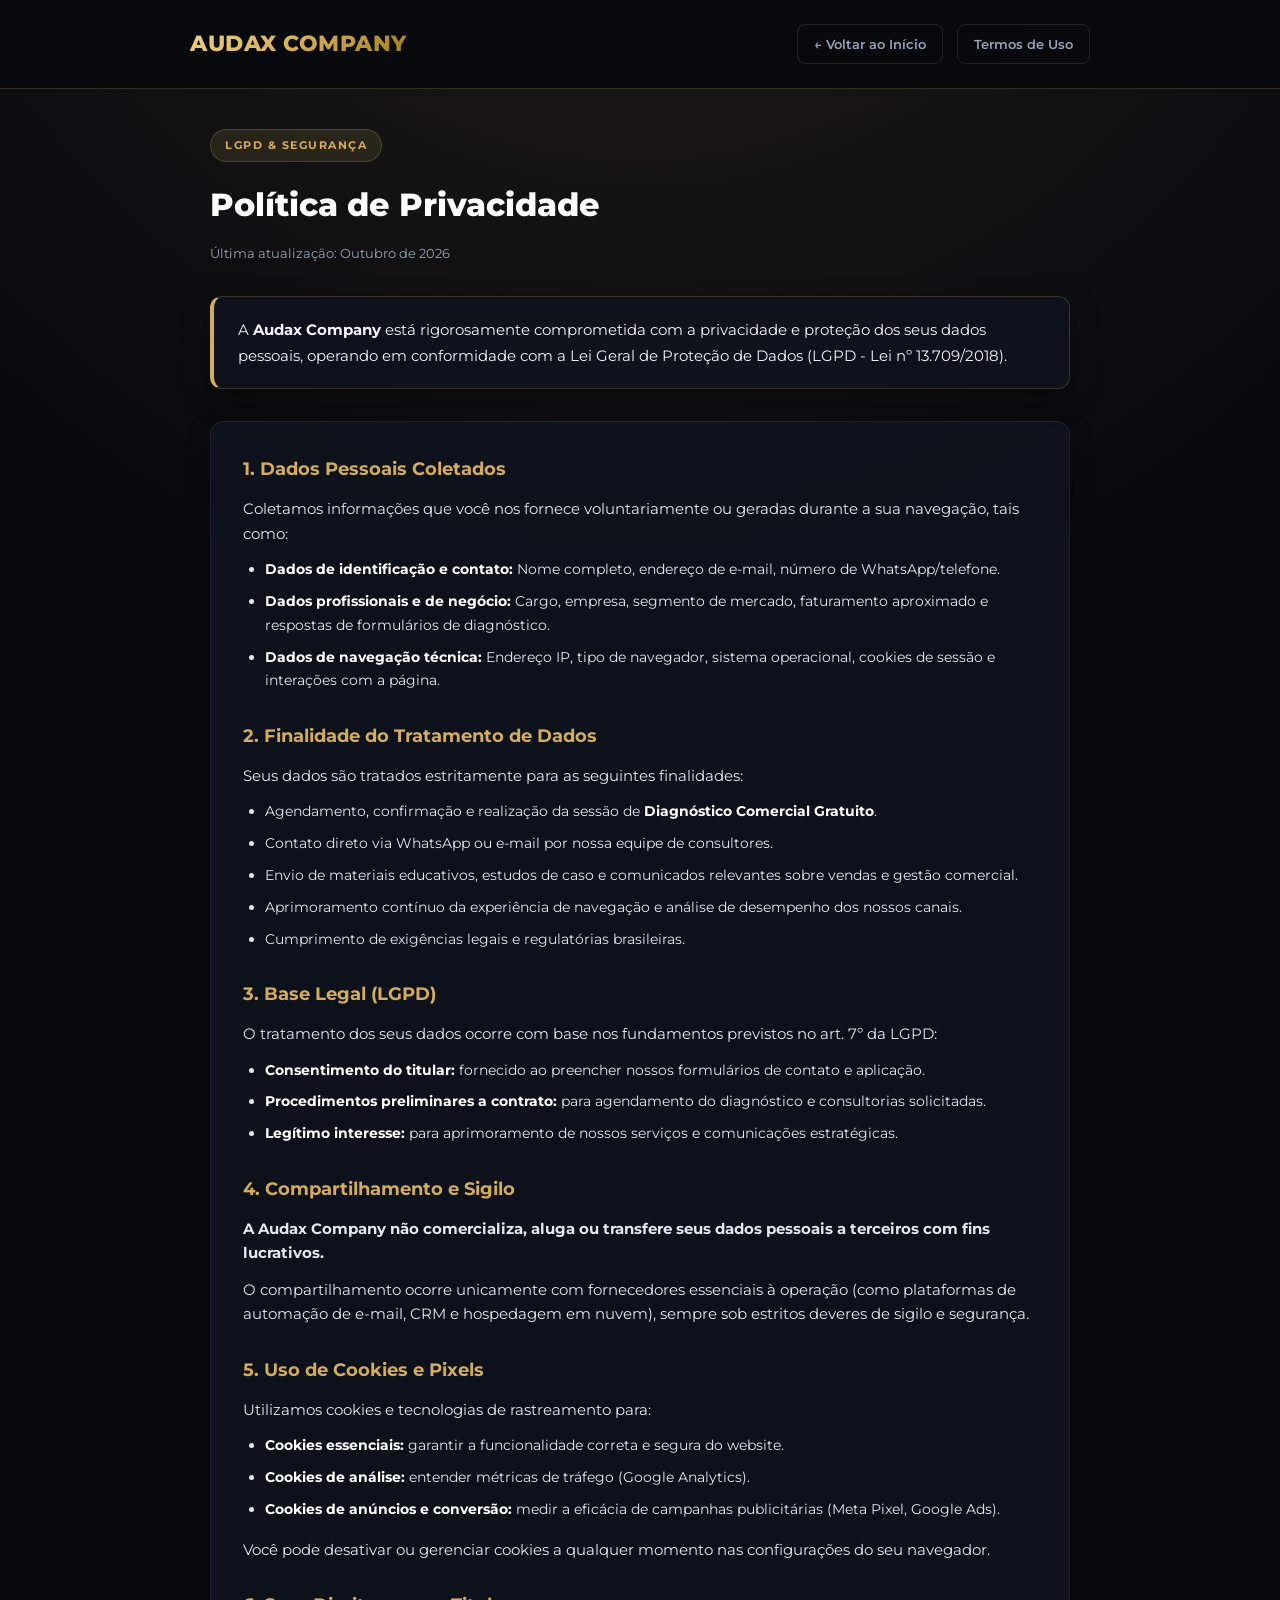
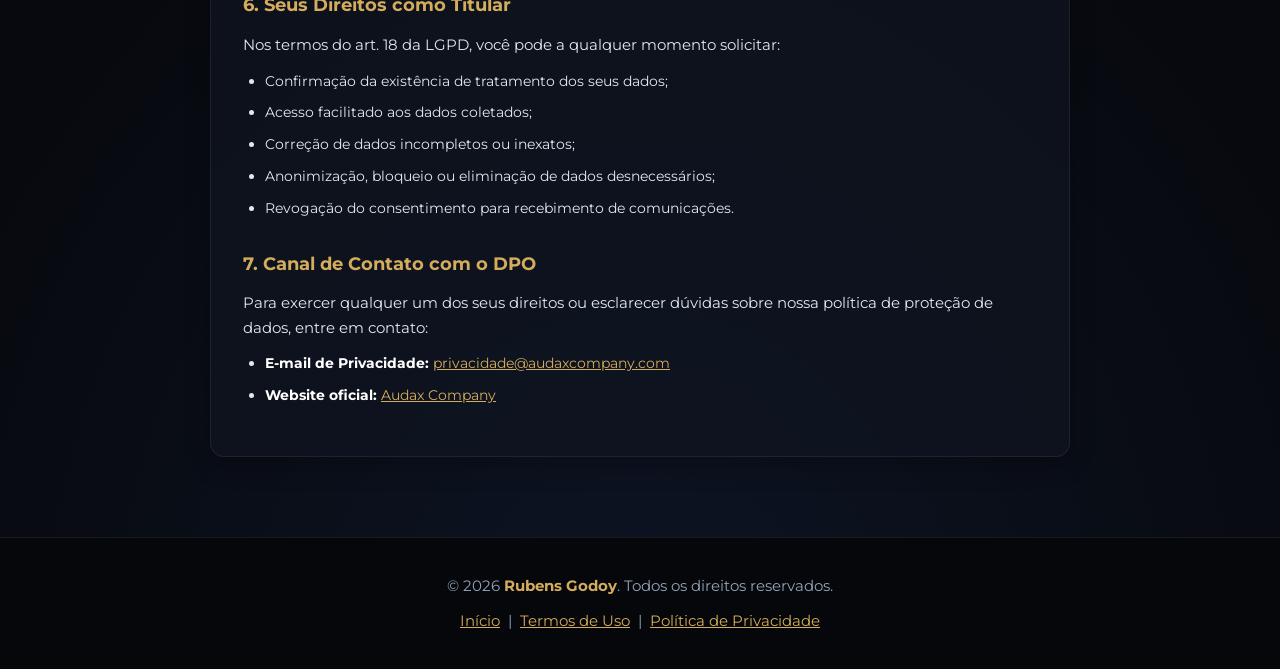
<file: politicas-de-privacidade.html>
<!DOCTYPE html>
<html lang="pt-BR">
<head>
  <link rel="icon" href="images/favicon.png">
  <meta charset="UTF-8">
  <meta name="viewport" content="width=device-width, initial-scale=1.0">
  <title>Política de Privacidade | Audax Company</title>
  <meta name="description" content="Política de Privacidade da Audax Company. Saiba como protegemos seus dados pessoais de acordo com a LGPD.">
  <link rel="preconnect" href="https://fonts.googleapis.com">
  <link rel="preconnect" href="https://fonts.gstatic.com" crossorigin>
  <link href="https://fonts.googleapis.com/css2?family=Montserrat:wght@400;500;600;700;800&display=swap" rel="stylesheet">
  <style>
    :root {
      --bg: #07090e;
      --card-bg: rgba(15, 20, 32, 0.75);
      --card-border: rgba(212, 172, 92, 0.22);
      --gold: #D4AC5C;
      --gold-light: #F0D080;
      --gold-gradient: linear-gradient(135deg, #F0D080 0%, #D4AC5C 50%, #9e7f16 100%);
      --text: #e2e8f0;
      --text-muted: #94a3b8;
      --font: 'Montserrat', sans-serif;
    }
    * { box-sizing: border-box; margin: 0; padding: 0; }
    body {
      background-color: var(--bg);
      background-image: 
        radial-gradient(ellipse 80% 50% at 50% -20%, rgba(212, 172, 92, 0.15), transparent),
        radial-gradient(ellipse 60% 40% at 50% 100%, rgba(15, 23, 42, 0.8), transparent);
      color: var(--text);
      font-family: var(--font);
      line-height: 1.7;
      min-height: 100vh;
      padding: 0;
    }
    header {
      border-bottom: 1px solid var(--card-border);
      background: rgba(7, 9, 14, 0.85);
      backdrop-filter: blur(12px);
      padding: 24px 20px;
      position: sticky;
      top: 0;
      z-index: 100;
    }
    .header-container {
      max-width: 900px;
      margin: 0 auto;
      display: flex;
      justify-content: space-between;
      align-items: center;
      flex-wrap: wrap;
      gap: 16px;
    }
    .brand-title {
      font-size: 22px;
      font-weight: 800;
      background: var(--gold-gradient);
      -webkit-background-clip: text;
      -webkit-text-fill-color: transparent;
      letter-spacing: 0.5px;
    }
    .nav-links {
      display: flex;
      gap: 14px;
      align-items: center;
    }
    .nav-btn {
      color: var(--text-muted);
      text-decoration: none;
      font-size: 13px;
      font-weight: 600;
      padding: 8px 16px;
      border-radius: 8px;
      border: 1px solid rgba(255, 255, 255, 0.1);
      transition: all 0.2s ease;
    }
    .nav-btn:hover {
      color: #fff;
      border-color: var(--gold);
    }
    .nav-btn.primary {
      background: var(--gold-gradient);
      color: #07090e;
      border: none;
      font-weight: 700;
    }
    .nav-btn.primary:hover {
      opacity: 0.92;
      transform: translateY(-1px);
    }
    main {
      max-width: 900px;
      margin: 40px auto 80px;
      padding: 0 20px;
    }
    .page-header {
      margin-bottom: 32px;
      text-align: left;
    }
    .page-badge {
      display: inline-block;
      font-size: 11px;
      font-weight: 700;
      text-transform: uppercase;
      letter-spacing: 1.5px;
      color: var(--gold);
      background: rgba(212, 172, 92, 0.12);
      border: 1px solid var(--card-border);
      padding: 6px 14px;
      border-radius: 20px;
      margin-bottom: 16px;
    }
    h1 {
      font-size: 32px;
      font-weight: 800;
      color: #ffffff;
      margin-bottom: 10px;
    }
    .updated-date {
      color: var(--text-muted);
      font-size: 13px;
    }
    .highlight-card {
      background: var(--card-bg);
      border: 1px solid var(--card-border);
      border-left: 4px solid var(--gold);
      border-radius: 12px;
      padding: 20px 24px;
      margin-bottom: 32px;
      font-size: 15px;
      color: #f1f5f9;
      box-shadow: 0 10px 30px rgba(0, 0, 0, 0.3);
    }
    .content-card {
      background: var(--card-bg);
      border: 1px solid rgba(255, 255, 255, 0.07);
      border-radius: 14px;
      padding: 32px;
      margin-bottom: 24px;
      box-shadow: 0 8px 24px rgba(0, 0, 0, 0.25);
    }
    section {
      margin-bottom: 28px;
    }
    section:last-child {
      margin-bottom: 0;
    }
    h2 {
      color: var(--gold);
      font-size: 18px;
      font-weight: 700;
      margin-bottom: 12px;
      display: flex;
      align-items: center;
      gap: 8px;
    }
    p {
      margin-bottom: 12px;
      color: var(--text);
      font-size: 14.5px;
    }
    ul {
      margin: 8px 0 16px 22px;
      color: var(--text);
      font-size: 14px;
    }
    li {
      margin-bottom: 8px;
    }
    li strong {
      color: #fff;
    }
    a {
      color: var(--gold);
      text-decoration: underline;
    }
    a:hover {
      color: var(--gold-light);
    }
    footer {
      border-top: 1px solid rgba(255, 255, 255, 0.08);
      background: #05070a;
      padding: 32px 20px;
      text-align: center;
      color: var(--text-muted);
      font-size: 13px;
    }
    footer p {
      color: var(--text-muted);
      margin: 4px 0;
    }
    footer strong {
      color: var(--gold);
    }
    @media (max-width: 640px) {
      h1 { font-size: 26px; }
      .content-card { padding: 22px 18px; }
      .header-container { flex-direction: column; align-items: flex-start; }
      .nav-links { width: 100%; justify-content: flex-start; }
    }
  </style>
</head>
<body>

<header>
  <div class="header-container">
    <div class="brand-title">AUDAX COMPANY</div>
    <div class="nav-links">
      <a href="index.html" class="nav-btn">← Voltar ao Início</a>
      <a href="termos-de-uso.html" class="nav-btn">Termos de Uso</a>
    </div>
  </div>
</header>

<main>
  <div class="page-header">
    <div class="page-badge">LGPD & Segurança</div>
    <h1>Política de Privacidade</h1>
    <div class="updated-date">Última atualização: Outubro de 2026</div>
  </div>

  <div class="highlight-card">
    A <strong>Audax Company</strong> está rigorosamente comprometida com a privacidade e proteção dos seus dados pessoais, operando em conformidade com a Lei Geral de Proteção de Dados (LGPD - Lei nº 13.709/2018).
  </div>

  <div class="content-card">
    <section>
      <h2>1. Dados Pessoais Coletados</h2>
      <p>Coletamos informações que você nos fornece voluntariamente ou geradas durante a sua navegação, tais como:</p>
      <ul>
        <li><strong>Dados de identificação e contato:</strong> Nome completo, endereço de e-mail, número de WhatsApp/telefone.</li>
        <li><strong>Dados profissionais e de negócio:</strong> Cargo, empresa, segmento de mercado, faturamento aproximado e respostas de formulários de diagnóstico.</li>
        <li><strong>Dados de navegação técnica:</strong> Endereço IP, tipo de navegador, sistema operacional, cookies de sessão e interações com a página.</li>
      </ul>
    </section>

    <section>
      <h2>2. Finalidade do Tratamento de Dados</h2>
      <p>Seus dados são tratados estritamente para as seguintes finalidades:</p>
      <ul>
        <li>Agendamento, confirmação e realização da sessão de <strong>Diagnóstico Comercial Gratuito</strong>.</li>
        <li>Contato direto via WhatsApp ou e-mail por nossa equipe de consultores.</li>
        <li>Envio de materiais educativos, estudos de caso e comunicados relevantes sobre vendas e gestão comercial.</li>
        <li>Aprimoramento contínuo da experiência de navegação e análise de desempenho dos nossos canais.</li>
        <li>Cumprimento de exigências legais e regulatórias brasileiras.</li>
      </ul>
    </section>

    <section>
      <h2>3. Base Legal (LGPD)</h2>
      <p>O tratamento dos seus dados ocorre com base nos fundamentos previstos no art. 7º da LGPD:</p>
      <ul>
        <li><strong>Consentimento do titular:</strong> fornecido ao preencher nossos formulários de contato e aplicação.</li>
        <li><strong>Procedimentos preliminares a contrato:</strong> para agendamento do diagnóstico e consultorias solicitadas.</li>
        <li><strong>Legítimo interesse:</strong> para aprimoramento de nossos serviços e comunicações estratégicas.</li>
      </ul>
    </section>

    <section>
      <h2>4. Compartilhamento e Sigilo</h2>
      <p><strong>A Audax Company não comercializa, aluga ou transfere seus dados pessoais a terceiros com fins lucrativos.</strong></p>
      <p>O compartilhamento ocorre unicamente com fornecedores essenciais à operação (como plataformas de automação de e-mail, CRM e hospedagem em nuvem), sempre sob estritos deveres de sigilo e segurança.</p>
    </section>

    <section>
      <h2>5. Uso de Cookies e Pixels</h2>
      <p>Utilizamos cookies e tecnologias de rastreamento para:</p>
      <ul>
        <li><strong>Cookies essenciais:</strong> garantir a funcionalidade correta e segura do website.</li>
        <li><strong>Cookies de análise:</strong> entender métricas de tráfego (Google Analytics).</li>
        <li><strong>Cookies de anúncios e conversão:</strong> medir a eficácia de campanhas publicitárias (Meta Pixel, Google Ads).</li>
      </ul>
      <p>Você pode desativar ou gerenciar cookies a qualquer momento nas configurações do seu navegador.</p>
    </section>

    <section>
      <h2>6. Seus Direitos como Titular</h2>
      <p>Nos termos do art. 18 da LGPD, você pode a qualquer momento solicitar:</p>
      <ul>
        <li>Confirmação da existência de tratamento dos seus dados;</li>
        <li>Acesso facilitado aos dados coletados;</li>
        <li>Correção de dados incompletos ou inexatos;</li>
        <li>Anonimização, bloqueio ou eliminação de dados desnecessários;</li>
        <li>Revogação do consentimento para recebimento de comunicações.</li>
      </ul>
    </section>

    <section>
      <h2>7. Canal de Contato com o DPO</h2>
      <p>Para exercer qualquer um dos seus direitos ou esclarecer dúvidas sobre nossa política de proteção de dados, entre em contato:</p>
      <ul>
        <li><strong>E-mail de Privacidade:</strong> <a href="mailto:privacidade@audaxcompany.com">privacidade@audaxcompany.com</a></li>
        <li><strong>Website oficial:</strong> <a href="index.html">Audax Company</a></li>
      </ul>
    </section>
  </div>
</main>

<footer>
  <p>© 2026 <strong>Rubens Godoy</strong>. Todos os direitos reservados.</p>
  <p style="margin-top: 10px;">
    <a href="index.html">Início</a> &nbsp;|&nbsp; 
    <a href="termos-de-uso.html">Termos de Uso</a> &nbsp;|&nbsp; 
    <a href="politicas-de-privacidade.html">Política de Privacidade</a>
  </p>
</footer>

</body>
</html>
</file>
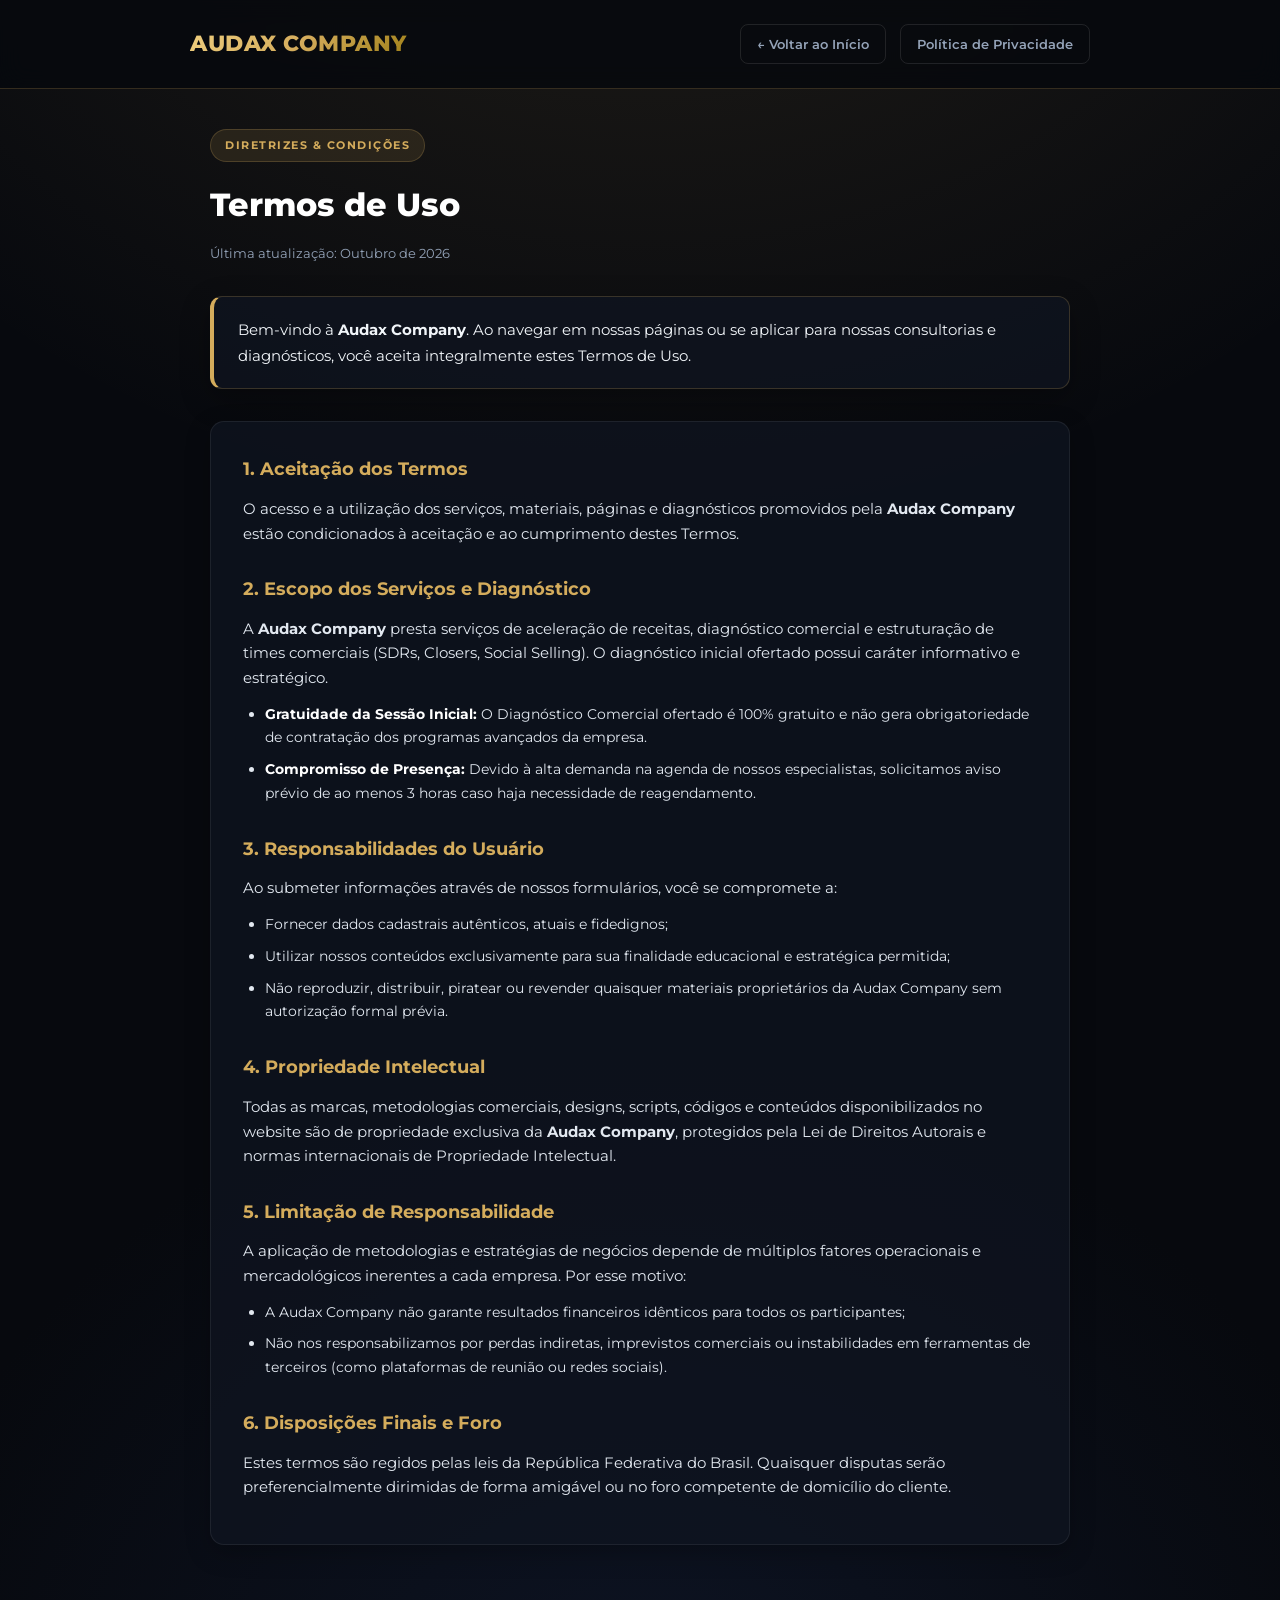
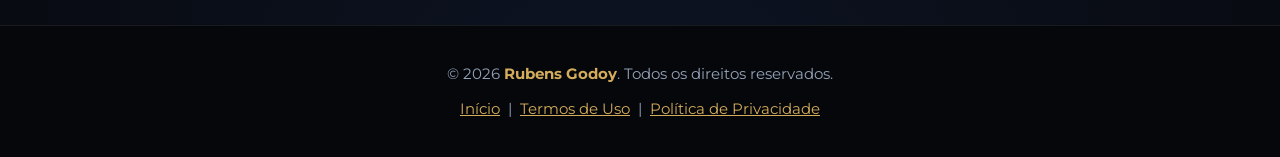
<file: termos-de-uso.html>
<!DOCTYPE html>
<html lang="pt-BR">
<head>
  <link rel="icon" href="images/favicon.png">
  <meta charset="UTF-8">
  <meta name="viewport" content="width=device-width, initial-scale=1.0">
  <title>Termos de Uso | Audax Company</title>
  <meta name="description" content="Termos de Uso da Audax Company. Regras, condições e diretrizes de utilização de nossos serviços e plataformas.">
  <link rel="preconnect" href="https://fonts.googleapis.com">
  <link rel="preconnect" href="https://fonts.gstatic.com" crossorigin>
  <link href="https://fonts.googleapis.com/css2?family=Montserrat:wght@400;500;600;700;800&display=swap" rel="stylesheet">
  <style>
    :root {
      --bg: #07090e;
      --card-bg: rgba(15, 20, 32, 0.75);
      --card-border: rgba(212, 172, 92, 0.22);
      --gold: #D4AC5C;
      --gold-light: #F0D080;
      --gold-gradient: linear-gradient(135deg, #F0D080 0%, #D4AC5C 50%, #9e7f16 100%);
      --text: #e2e8f0;
      --text-muted: #94a3b8;
      --font: 'Montserrat', sans-serif;
    }
    * { box-sizing: border-box; margin: 0; padding: 0; }
    body {
      background-color: var(--bg);
      background-image: 
        radial-gradient(ellipse 80% 50% at 50% -20%, rgba(212, 172, 92, 0.15), transparent),
        radial-gradient(ellipse 60% 40% at 50% 100%, rgba(15, 23, 42, 0.8), transparent);
      color: var(--text);
      font-family: var(--font);
      line-height: 1.7;
      min-height: 100vh;
      padding: 0;
    }
    header {
      border-bottom: 1px solid var(--card-border);
      background: rgba(7, 9, 14, 0.85);
      backdrop-filter: blur(12px);
      padding: 24px 20px;
      position: sticky;
      top: 0;
      z-index: 100;
    }
    .header-container {
      max-width: 900px;
      margin: 0 auto;
      display: flex;
      justify-content: space-between;
      align-items: center;
      flex-wrap: wrap;
      gap: 16px;
    }
    .brand-title {
      font-size: 22px;
      font-weight: 800;
      background: var(--gold-gradient);
      -webkit-background-clip: text;
      -webkit-text-fill-color: transparent;
      letter-spacing: 0.5px;
    }
    .nav-links {
      display: flex;
      gap: 14px;
      align-items: center;
    }
    .nav-btn {
      color: var(--text-muted);
      text-decoration: none;
      font-size: 13px;
      font-weight: 600;
      padding: 8px 16px;
      border-radius: 8px;
      border: 1px solid rgba(255, 255, 255, 0.1);
      transition: all 0.2s ease;
    }
    .nav-btn:hover {
      color: #fff;
      border-color: var(--gold);
    }
    .nav-btn.primary {
      background: var(--gold-gradient);
      color: #07090e;
      border: none;
      font-weight: 700;
    }
    .nav-btn.primary:hover {
      opacity: 0.92;
      transform: translateY(-1px);
    }
    main {
      max-width: 900px;
      margin: 40px auto 80px;
      padding: 0 20px;
    }
    .page-header {
      margin-bottom: 32px;
      text-align: left;
    }
    .page-badge {
      display: inline-block;
      font-size: 11px;
      font-weight: 700;
      text-transform: uppercase;
      letter-spacing: 1.5px;
      color: var(--gold);
      background: rgba(212, 172, 92, 0.12);
      border: 1px solid var(--card-border);
      padding: 6px 14px;
      border-radius: 20px;
      margin-bottom: 16px;
    }
    h1 {
      font-size: 32px;
      font-weight: 800;
      color: #ffffff;
      margin-bottom: 10px;
    }
    .updated-date {
      color: var(--text-muted);
      font-size: 13px;
    }
    .highlight-card {
      background: var(--card-bg);
      border: 1px solid var(--card-border);
      border-left: 4px solid var(--gold);
      border-radius: 12px;
      padding: 20px 24px;
      margin-bottom: 32px;
      font-size: 15px;
      color: #f1f5f9;
      box-shadow: 0 10px 30px rgba(0, 0, 0, 0.3);
    }
    .content-card {
      background: var(--card-bg);
      border: 1px solid rgba(255, 255, 255, 0.07);
      border-radius: 14px;
      padding: 32px;
      margin-bottom: 24px;
      box-shadow: 0 8px 24px rgba(0, 0, 0, 0.25);
    }
    section {
      margin-bottom: 28px;
    }
    section:last-child {
      margin-bottom: 0;
    }
    h2 {
      color: var(--gold);
      font-size: 18px;
      font-weight: 700;
      margin-bottom: 12px;
      display: flex;
      align-items: center;
      gap: 8px;
    }
    p {
      margin-bottom: 12px;
      color: var(--text);
      font-size: 14.5px;
    }
    ul {
      margin: 8px 0 16px 22px;
      color: var(--text);
      font-size: 14px;
    }
    li {
      margin-bottom: 8px;
    }
    li strong {
      color: #fff;
    }
    a {
      color: var(--gold);
      text-decoration: underline;
    }
    a:hover {
      color: var(--gold-light);
    }
    footer {
      border-top: 1px solid rgba(255, 255, 255, 0.08);
      background: #05070a;
      padding: 32px 20px;
      text-align: center;
      color: var(--text-muted);
      font-size: 13px;
    }
    footer p {
      color: var(--text-muted);
      margin: 4px 0;
    }
    footer strong {
      color: var(--gold);
    }
    @media (max-width: 640px) {
      h1 { font-size: 26px; }
      .content-card { padding: 22px 18px; }
      .header-container { flex-direction: column; align-items: flex-start; }
      .nav-links { width: 100%; justify-content: flex-start; }
    }
  </style>
</head>
<body>

<header>
  <div class="header-container">
    <div class="brand-title">AUDAX COMPANY</div>
    <div class="nav-links">
      <a href="index.html" class="nav-btn">← Voltar ao Início</a>
      <a href="politicas-de-privacidade.html" class="nav-btn">Política de Privacidade</a>
    </div>
  </div>
</header>

<main>
  <div class="page-header">
    <div class="page-badge">Diretrizes & Condições</div>
    <h1>Termos de Uso</h1>
    <div class="updated-date">Última atualização: Outubro de 2026</div>
  </div>

  <div class="highlight-card">
    Bem-vindo à <strong>Audax Company</strong>. Ao navegar em nossas páginas ou se aplicar para nossas consultorias e diagnósticos, você aceita integralmente estes Termos de Uso.
  </div>

  <div class="content-card">
    <section>
      <h2>1. Aceitação dos Termos</h2>
      <p>O acesso e a utilização dos serviços, materiais, páginas e diagnósticos promovidos pela <strong>Audax Company</strong> estão condicionados à aceitação e ao cumprimento destes Termos.</p>
    </section>

    <section>
      <h2>2. Escopo dos Serviços e Diagnóstico</h2>
      <p>A <strong>Audax Company</strong> presta serviços de aceleração de receitas, diagnóstico comercial e estruturação de times comerciais (SDRs, Closers, Social Selling). O diagnóstico inicial ofertado possui caráter informativo e estratégico.</p>
      <ul>
        <li><strong>Gratuidade da Sessão Inicial:</strong> O Diagnóstico Comercial ofertado é 100% gratuito e não gera obrigatoriedade de contratação dos programas avançados da empresa.</li>
        <li><strong>Compromisso de Presença:</strong> Devido à alta demanda na agenda de nossos especialistas, solicitamos aviso prévio de ao menos 3 horas caso haja necessidade de reagendamento.</li>
      </ul>
    </section>

    <section>
      <h2>3. Responsabilidades do Usuário</h2>
      <p>Ao submeter informações através de nossos formulários, você se compromete a:</p>
      <ul>
        <li>Fornecer dados cadastrais autênticos, atuais e fidedignos;</li>
        <li>Utilizar nossos conteúdos exclusivamente para sua finalidade educacional e estratégica permitida;</li>
        <li>Não reproduzir, distribuir, piratear ou revender quaisquer materiais proprietários da Audax Company sem autorização formal prévia.</li>
      </ul>
    </section>

    <section>
      <h2>4. Propriedade Intelectual</h2>
      <p>Todas as marcas, metodologias comerciais, designs, scripts, códigos e conteúdos disponibilizados no website são de propriedade exclusiva da <strong>Audax Company</strong>, protegidos pela Lei de Direitos Autorais e normas internacionais de Propriedade Intelectual.</p>
    </section>

    <section>
      <h2>5. Limitação de Responsabilidade</h2>
      <p>A aplicação de metodologias e estratégias de negócios depende de múltiplos fatores operacionais e mercadológicos inerentes a cada empresa. Por esse motivo:</p>
      <ul>
        <li>A Audax Company não garante resultados financeiros idênticos para todos os participantes;</li>
        <li>Não nos responsabilizamos por perdas indiretas, imprevistos comerciais ou instabilidades em ferramentas de terceiros (como plataformas de reunião ou redes sociais).</li>
      </ul>
    </section>

    <section>
      <h2>6. Disposições Finais e Foro</h2>
      <p>Estes termos são regidos pelas leis da República Federativa do Brasil. Quaisquer disputas serão preferencialmente dirimidas de forma amigável ou no foro competente de domicílio do cliente.</p>
    </section>
  </div>
</main>

<footer>
  <p>© 2026 <strong>Rubens Godoy</strong>. Todos os direitos reservados.</p>
  <p style="margin-top: 10px;">
    <a href="index.html">Início</a> &nbsp;|&nbsp; 
    <a href="termos-de-uso.html">Termos de Uso</a> &nbsp;|&nbsp; 
    <a href="politicas-de-privacidade.html">Política de Privacidade</a>
  </p>
</footer>

</body>
</html>
</file>
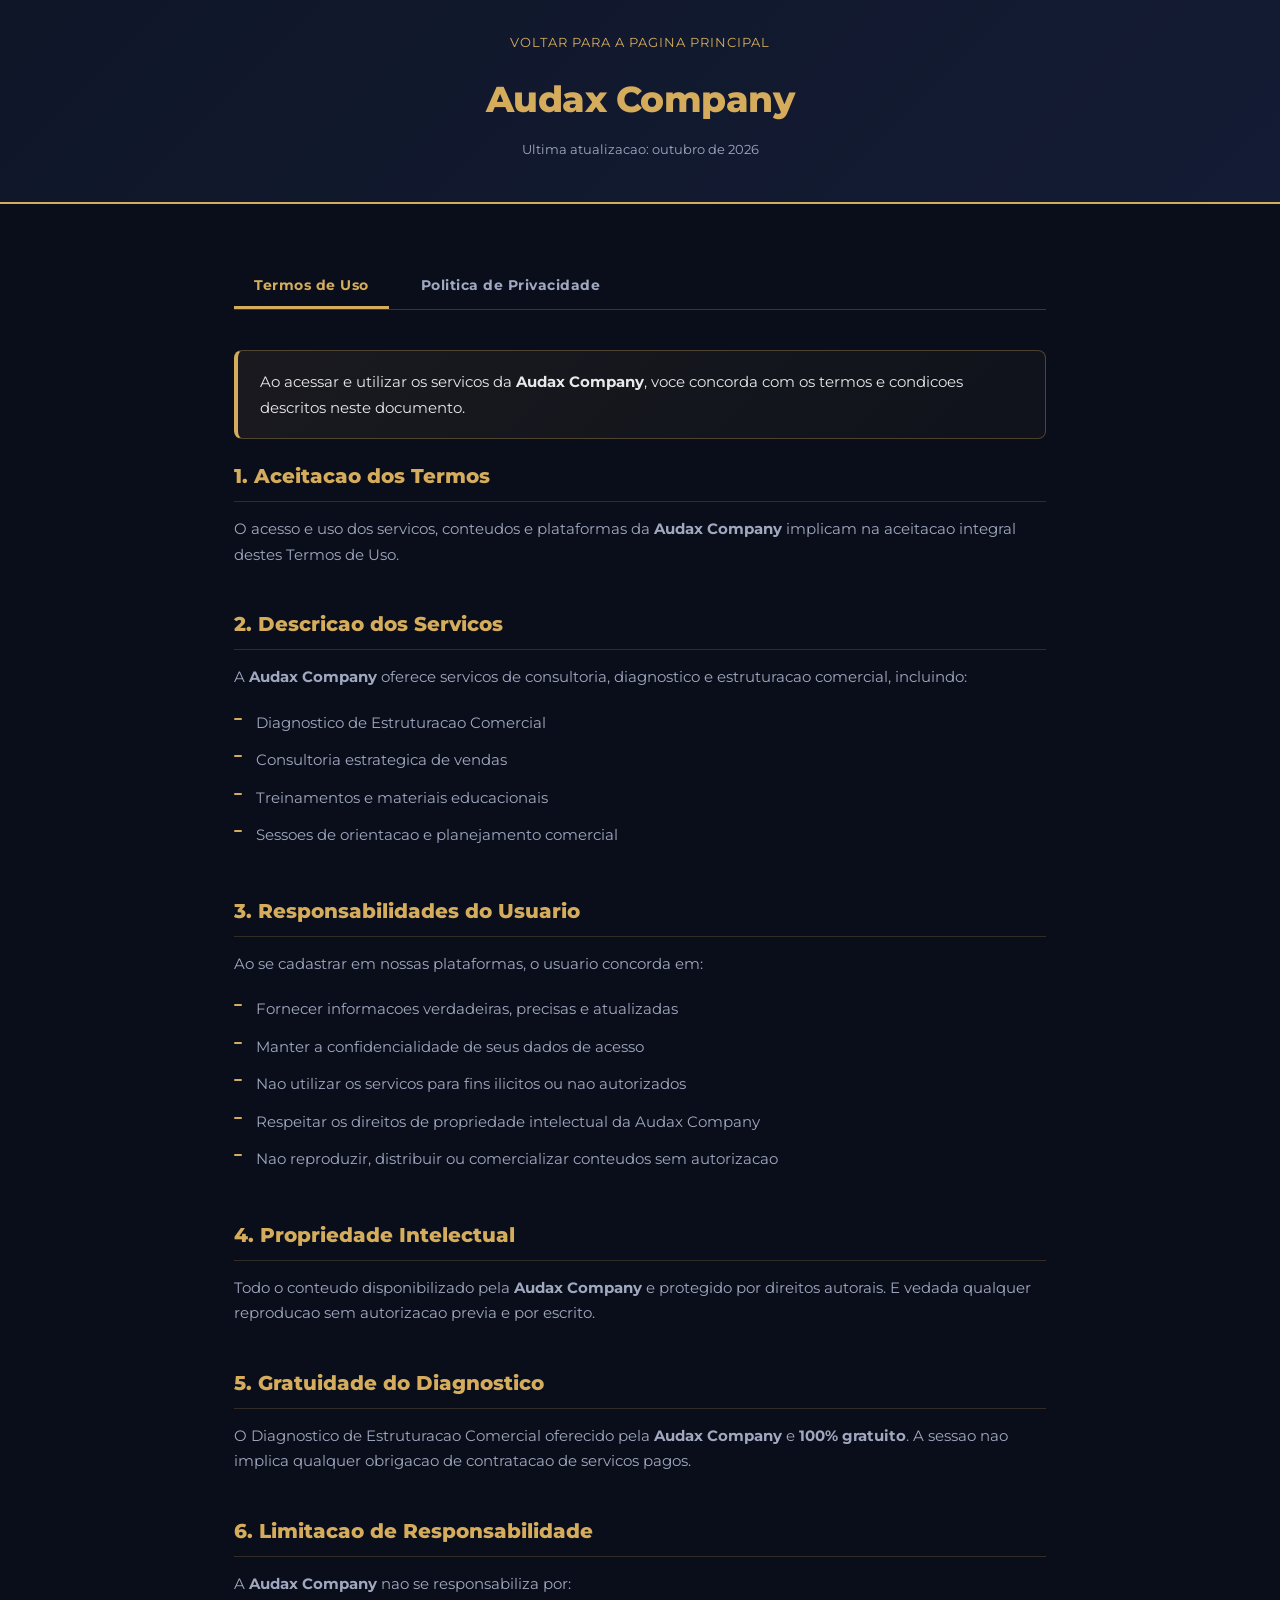
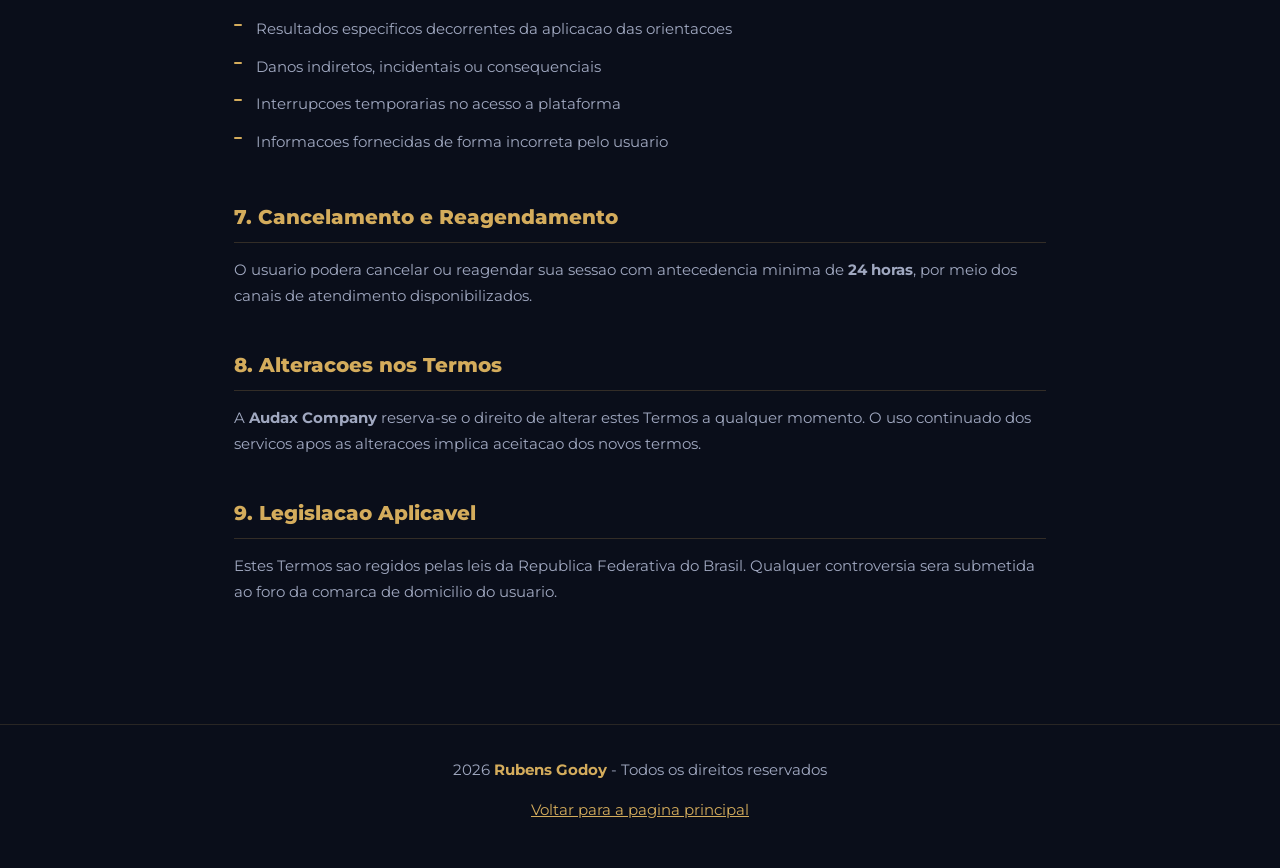
<file: termos.html>
﻿<!DOCTYPE html>
<html lang="pt-BR">
<head>
  <link rel="icon" href="images/favicon.png">
  <meta charset="UTF-8">
  <meta name="viewport" content="width=device-width, initial-scale=1.0">
  <title>Termos de Uso e Politica de Privacidade - Audax Company</title>
  <meta name="description" content="Termos de Uso e Politica de Privacidade da Audax Company.">
  <meta name="robots" content="noindex, nofollow">
  <link rel="preconnect" href="https://fonts.googleapis.com">
  <link href="https://fonts.googleapis.com/css2?family=Montserrat:wght@400;600;700;800&display=swap" rel="stylesheet">
  <style>
    *,*::before,*::after{box-sizing:border-box;margin:0;padding:0}
    :root{--gold:#D4AC5C;--gold-light:#F0D080;--dark:#0a0e1a;--dark2:#0f1628;--dark3:#141c35;--text:#e8e8e8;--text-muted:#a0a8c0}
    body{font-family:"Montserrat",sans-serif;background:var(--dark);color:var(--text);line-height:1.7;min-height:100vh}
    header{background:linear-gradient(135deg,var(--dark2) 0%,var(--dark3) 100%);border-bottom:2px solid var(--gold);padding:28px 0;text-align:center}
    header a{text-decoration:none;color:var(--gold);font-size:13px;letter-spacing:1px;text-transform:uppercase;display:inline-block;margin-bottom:16px;transition:opacity .2s}
    header a:hover{opacity:.7}
    header h1{font-size:clamp(22px,4vw,36px);font-weight:800;color:#fff;letter-spacing:-0.5px}
    header h1 span{color:var(--gold)}
    header p{color:var(--text-muted);font-size:13px;margin-top:8px}
    main{max-width:860px;margin:0 auto;padding:60px 24px 80px}
    .tabs{display:flex;gap:12px;margin-bottom:40px;border-bottom:1px solid rgba(212, 172, 92,.25)}
    .tab-btn{background:none;border:none;cursor:pointer;font-family:"Montserrat",sans-serif;font-weight:700;font-size:14px;color:var(--text-muted);padding:12px 20px;border-bottom:3px solid transparent;transition:all .25s;letter-spacing:.5px}
    .tab-btn:hover{color:#fff}
    .tab-btn.active{color:var(--gold);border-bottom-color:var(--gold)}
    .tab-content{display:none}
    .tab-content.active{display:block}
    section{margin-bottom:40px}
    h2{font-size:20px;font-weight:800;color:var(--gold);margin-bottom:14px;padding-bottom:8px;border-bottom:1px solid rgba(212, 172, 92,.2)}
    p{color:var(--text-muted);margin-bottom:14px;font-size:15px}
    ul{list-style:none;margin-bottom:14px}
    ul li{color:var(--text-muted);font-size:15px;padding:6px 0 6px 22px;position:relative}
    ul li::before{content:"";position:absolute;left:0;top:14px;width:8px;height:2px;background:var(--gold);border-radius:2px}
    .highlight-box{background:linear-gradient(135deg,rgba(212, 172, 92,.08),rgba(212, 172, 92,.03));border:1px solid rgba(212, 172, 92,.3);border-left:4px solid var(--gold);border-radius:8px;padding:18px 22px;margin-bottom:20px}
    .highlight-box p{margin:0;color:var(--text)}
    footer{text-align:center;padding:32px 24px;border-top:1px solid rgba(212, 172, 92,.15);color:var(--text-muted);font-size:13px}
    footer strong{color:var(--gold)}
    a{color:var(--gold)}
    @media(max-width:600px){.tabs{flex-direction:column;border-bottom:none;gap:4px}.tab-btn{border:1px solid rgba(212, 172, 92,.2);border-radius:8px;text-align:left}.tab-btn.active{background:rgba(212, 172, 92,.1);border-color:var(--gold)}}
  </style>
</head>
<body>
<header>
  <a href="index.html">Voltar para a pagina principal</a>
  <h1><span>Audax Company</span></h1>
  <p>Ultima atualizacao: outubro de 2026</p>
</header>
<main>
  <div class="tabs">
    <button class="tab-btn active" onclick="showTab('termos',this)">Termos de Uso</button>
    <button class="tab-btn" onclick="showTab('privacidade',this)">Politica de Privacidade</button>
  </div>
  <div id="termos" class="tab-content active">
    <div class="highlight-box"><p>Ao acessar e utilizar os servicos da <strong>Audax Company</strong>, voce concorda com os termos e condicoes descritos neste documento.</p></div>
    <section><h2>1. Aceitacao dos Termos</h2><p>O acesso e uso dos servicos, conteudos e plataformas da <strong>Audax Company</strong> implicam na aceitacao integral destes Termos de Uso.</p></section>
    <section><h2>2. Descricao dos Servicos</h2><p>A <strong>Audax Company</strong> oferece servicos de consultoria, diagnostico e estruturacao comercial, incluindo:</p><ul><li>Diagnostico de Estruturacao Comercial</li><li>Consultoria estrategica de vendas</li><li>Treinamentos e materiais educacionais</li><li>Sessoes de orientacao e planejamento comercial</li></ul></section>
    <section><h2>3. Responsabilidades do Usuario</h2><p>Ao se cadastrar em nossas plataformas, o usuario concorda em:</p><ul><li>Fornecer informacoes verdadeiras, precisas e atualizadas</li><li>Manter a confidencialidade de seus dados de acesso</li><li>Nao utilizar os servicos para fins ilicitos ou nao autorizados</li><li>Respeitar os direitos de propriedade intelectual da Audax Company</li><li>Nao reproduzir, distribuir ou comercializar conteudos sem autorizacao</li></ul></section>
    <section><h2>4. Propriedade Intelectual</h2><p>Todo o conteudo disponibilizado pela <strong>Audax Company</strong> e protegido por direitos autorais. E vedada qualquer reproducao sem autorizacao previa e por escrito.</p></section>
    <section><h2>5. Gratuidade do Diagnostico</h2><p>O Diagnostico de Estruturacao Comercial oferecido pela <strong>Audax Company</strong> e <strong>100% gratuito</strong>. A sessao nao implica qualquer obrigacao de contratacao de servicos pagos.</p></section>
    <section><h2>6. Limitacao de Responsabilidade</h2><p>A <strong>Audax Company</strong> nao se responsabiliza por:</p><ul><li>Resultados especificos decorrentes da aplicacao das orientacoes</li><li>Danos indiretos, incidentais ou consequenciais</li><li>Interrupcoes temporarias no acesso a plataforma</li><li>Informacoes fornecidas de forma incorreta pelo usuario</li></ul></section>
    <section><h2>7. Cancelamento e Reagendamento</h2><p>O usuario podera cancelar ou reagendar sua sessao com antecedencia minima de <strong>24 horas</strong>, por meio dos canais de atendimento disponibilizados.</p></section>
    <section><h2>8. Alteracoes nos Termos</h2><p>A <strong>Audax Company</strong> reserva-se o direito de alterar estes Termos a qualquer momento. O uso continuado dos servicos apos as alteracoes implica aceitacao dos novos termos.</p></section>
    <section><h2>9. Legislacao Aplicavel</h2><p>Estes Termos sao regidos pelas leis da Republica Federativa do Brasil. Qualquer controversia sera submetida ao foro da comarca de domicilio do usuario.</p></section>
  </div>
  <div id="privacidade" class="tab-content">
    <div class="highlight-box"><p>A <strong>Audax Company</strong> esta comprometida com a protecao dos seus dados pessoais, em conformidade com a Lei Geral de Protecao de Dados (LGPD - Lei n 13.709/2018).</p></div>
    <section><h2>1. Dados Coletados</h2><p>Coletamos os seguintes tipos de dados pessoais:</p><ul><li><strong>Dados de identificacao:</strong> nome, e-mail, telefone</li><li><strong>Dados profissionais:</strong> cargo, empresa, segmento de atuacao</li><li><strong>Dados de navegacao:</strong> IP, cookies, paginas visitadas, tempo de sessao</li><li><strong>Dados fornecidos voluntariamente:</strong> respostas em formularios e diagnosticos</li></ul></section>
    <section><h2>2. Finalidade do Tratamento</h2><p>Seus dados sao utilizados exclusivamente para:</p><ul><li>Agendamento e realizacao do Diagnostico Comercial</li><li>Comunicacoes sobre nossos servicos e conteudos relevantes</li><li>Melhoria continua dos nossos servicos e plataformas</li><li>Cumprimento de obrigacoes legais e regulatorias</li><li>Prevencao de fraudes e garantia de seguranca</li></ul></section>
    <section><h2>3. Base Legal (LGPD)</h2><p>O tratamento de dados e realizado com base nos seguintes fundamentos legais:</p><ul><li><strong>Consentimento:</strong> quando voce fornece seus dados voluntariamente</li><li><strong>Execucao de contrato:</strong> para prestacao dos servicos solicitados</li><li><strong>Interesse legitimo:</strong> para melhoria de nossos servicos</li><li><strong>Cumprimento de obrigacao legal</strong></li></ul></section>
    <section><h2>4. Compartilhamento de Dados</h2><p>Seus dados <strong>nao sao vendidos</strong> a terceiros. Podemos compartilha-los apenas com:</p><ul><li>Parceiros de tecnologia para operacao da plataforma (ferramentas de e-mail, CRM)</li><li>Orgaos regulatorios, quando exigido por lei</li><li>Prestadores de servicos sob obrigacao contratual de confidencialidade</li></ul></section>
    <section><h2>5. Cookies</h2><p>Utilizamos cookies para melhorar sua experiencia:</p><ul><li><strong>Cookies essenciais:</strong> necessarios para o funcionamento basico</li><li><strong>Cookies analiticos:</strong> para entender como voce navega (Google Analytics)</li><li><strong>Cookies de marketing:</strong> para personalizacao de anuncios (Facebook Pixel, Google Ads)</li></ul></section>
    <section><h2>6. Seus Direitos (LGPD)</h2><p>Voce possui os seguintes direitos sobre seus dados:</p><ul><li>Confirmacao da existencia de tratamento</li><li>Acesso aos dados coletados</li><li>Correcao de dados incompletos ou desatualizados</li><li>Anonimizacao, bloqueio ou eliminacao de dados desnecessarios</li><li>Portabilidade dos dados</li><li>Revogacao do consentimento a qualquer momento</li></ul><p>Para exercer seus direitos: <a href="mailto:privacidade@audaxcompany.com">privacidade@audaxcompany.com</a></p></section>
    <section><h2>7. Seguranca dos Dados</h2><p>Adotamos medidas tecnicas para proteger seus dados contra acesso nao autorizado, incluindo criptografia, controle de acesso e monitoramento continuo.</p></section>
    <section><h2>8. Retencao dos Dados</h2><p>Seus dados sao mantidos pelo tempo necessario para as finalidades descritas ou conforme exigido por lei.</p></section>
    <section><h2>9. Contato (DPO)</h2><p>Em caso de duvidas sobre esta Politica:</p><ul><li><strong>E-mail:</strong> <a href="mailto:privacidade@audaxcompany.com">privacidade@audaxcompany.com</a></li><li><strong>Site:</strong> <a href="https://rubensgodoylp1.vercel.app" target="_blank">rubensgodoylp1.vercel.app</a></li></ul></section>
    <section><h2>10. Alteracoes nesta Politica</h2><p>Esta Politica pode ser atualizada periodicamente. Recomendamos que voce a revise regularmente.</p></section>
  </div>
</main>
<footer>
  <p>2026 <strong>Rubens Godoy</strong> - Todos os direitos reservados</p>
  <p style="margin-top:8px"><a href="index.html">Voltar para a pagina principal</a></p>
</footer>
<script>
  function showTab(id,btn){
    document.querySelectorAll(".tab-content").forEach(t=>t.classList.remove("active"));
    document.querySelectorAll(".tab-btn").forEach(b=>b.classList.remove("active"));
    document.getElementById(id).classList.add("active");
    btn.classList.add("active");
  }
</script>
</body>
</html>
</file>
<file: css/css.css>
.icone_bold-aviso{background-repeat:no-repeat;background-image:url([data-uri]);background-position:center;filter:invert(26%) sepia(51%) saturate(2878%) hue-rotate(346deg) brightness(104%) contrast(97%);}.icone-fechar{background-repeat:no-repeat;background-image:url([data-uri]);background-position:center;filter:brightness(52%);}.gpc_modal_popup{max-width:960px;max-height:960px;min-width:175px;min-height:175px;}.gpc_modal_popup-topo{float:left;width:100%;position:relative;}.gpc_modal_popup-centro{overflow:auto;width:100%;height:100%;position:relative;}.gpc_modal_popup-topo-fechar{position:absolute;top:8px;padding:14px 14px;color:rgba(0,0,0,0.54);font-size:20px;line-height:18px;text-decoration:none;right:8px;cursor:pointer;z-index:9999999;height:14px;width:14px;}.gpc_modal_popup-fundo-fechar{position:absolute;top:18px;right:18px;padding:14px 19px;color:rgba(255,255,255,0.74);font-size:18px;line-height:18px;text-decoration:none;cursor:pointer;}.gpc_modal_popup-fundo-fechar:hover{color:rgb(255,255,255);filter:brightness(86%);}.float-left{float:left}.float-right{float:right}.position-relative{position:relative;left:0;bottom:0}.position-absolute{position:absolute;left:0;bottom:0}.margin-right{margin-right:5px}.margin-left{margin-left:5px}.margin-top{margin-top:18px}.margin-top2{margin-top:4px}.mostrar_na_impressao{display:none}.esconder-mensagem{display:none}.esconder-configuracoes{display:none}.mostrar{display:block}.esconder{display:none}.iti__country-container{z-index:9999999!important;}.iti--container{z-index:2147483647!important;}.iti__selected-dial-code{background:transparent!important;font-size:16px!important;}.iti{width:100%!important;}.iti__country-list .iti__flag{margin-right:8px;}.gac{width:100%;}.gac .gac-item{border:0px solid #000;overflow:hidden;margin:0 0 10px;}.gac .gac-item *{-webkit-transition:all .1s ease;-o-transition:all .1s ease;transition:all .1s ease;-moz-transition:all .1s ease;-ms-transition:all .1s ease;}.gac .gac-item:last-of-type{margin-bottom:0;}.gac .gac-item.gac-aberto{}.gac .gac-item_cabecalho{padding:12px;cursor:pointer;display:-webkit-box;display:-webkit-flex;display:-ms-flexbox;display:flex;-webkit-box-align:center;-webkit-align-items:center;-ms-flex-align:center;align-items:center;-webkit-box-pack:justify;-webkit-justify-content:space-between;-ms-flex-pack:justify;justify-content:space-between;}.gac .gac-item_cabecalho_titulo{width:80%;width:-o-calc(100% - 32px);width:calc(100% - 32px);}.gac .gac-item_cabecalho.gac-item_cabecalho_esquerda{-webkit-box-pack:start;-webkit-justify-content:flex-start;-ms-flex-pack:start;justify-content:flex-start;}.gac .gac-item_cabecalho.gac-item_cabecalho_esquerda .gac-item_cabecalho_icone{margin-right:8px;}.gac .gac-item_cabecalho.gac-item_cabecalho_direita .gac-item_cabecalho_icone{margin-right:0;}.gac .gac-item_cabecalho_titulo,.gac .gac-item_cabecalho_icone.material-icons{-webkit-transition:all .1s ease;-o-transition:all .1s ease;transition:all .1s ease;color:inherit;}.gac .gac-item_cabecalho_titulo:not([class*="typography-"]){font-size:100%;line-height:1.2;}.gac .gac-item_cabecalho .gac-item_cabecalho_icone{font-size:132%;}.gac .gac-item_cabecalho.gac-item_cabecalho_direita .gac-item_cabecalho_titulo{-webkit-box-ordinal-group:2;-webkit-order:1;-ms-flex-order:1;order:1;}.gac .gac-item_cabecalho.gac-item_cabecalho_direita .gac-item_cabecalho_icone{-webkit-box-ordinal-group:3;-webkit-order:2;-ms-flex-order:2;order:2;}.gac .gac-item_cabecalho.gac-item_cabecalho_esquerda .gac-item_cabecalho_titulo{-webkit-box-ordinal-group:3;-webkit-order:2;-ms-flex-order:2;order:2;}.gac .gac-item_cabecalho.gac-item_cabecalho_esquerda .gac-item_cabecalho_icone{-webkit-box-ordinal-group:2;-webkit-order:1;-ms-flex-order:1;order:1;}.gac .gac-item_cabecalho:hover,.gac-item.gac-aberto .gac-item_cabecalho{opacity:1;background:#cdcdcd;}.gac .gac-item_cabecalho_icone{border-radius:50%;display:-webkit-box;display:-webkit-flex;display:-ms-flexbox;display:flex;-webkit-box-align:center;-webkit-align-items:center;-ms-flex-align:center;align-items:center;-webkit-box-pack:center;-webkit-justify-content:center;-ms-flex-pack:center;justify-content:center;pointer-events:none;-webkit-user-select:none;-moz-user-select:none;-ms-user-select:none;user-select:none;font-size:132%;}.gac .gac-item_conteudo{background:#fff;height:0px;overflow:hidden;}.gac .gac-item_conteudo div{padding:0;}.gac .gac-item_conteudo p,.gac .gac-item_conteudo ol,.gac .gac-item_conteudo ul{color:transparent;margin:0;padding:0;-webkit-user-select:none;-moz-user-select:none;-ms-user-select:none;user-select:none;opacity:0;-webkit-transition:opacity .1s ease;-o-transition:opacity .1s ease;transition:opacity .1s ease;-webkit-box-sizing:border-box;box-sizing:border-box;opacity:0;}.gac .gac-item_conteudo:not([class*="typography-"]) p,.gac .gac-item_conteudo:not([class*="typography-"]) ol,.gac .gac-item_conteudo:not([class*="typography-"]) ul{font-size:86%;line-height:1.5;font-weight:normal;}.gac .gac-item .gac-item_conteudo p,.gac .gac-item.gac-aberto .gac-item_conteudo ol,.gac .gac-item.gac-aberto .gac-item_conteudo ul{color:inherit;opacity:1;}.gac .gac-item .gac-item_conteudo ol{padding-bottom:16px;list-style-position:inside;list-style-type:auto}.gac .gac-item .gac-item_conteudo ul{padding-bottom:16px;list-style-type:none;}.gac .gac-item .gac-item_conteudo ul li{padding-left:16px;position:relative;}.gac .gac-item .gac-item_conteudo ul li:before{content:"\2022";font-size:28px;position:absolute;top:0;left:0;line-height:20px;height:20px;width:16px;text-align:left;}.gac .gac-item .gac-item_conteudo div *:last-child{padding-bottom:0px;}.gac .gac-item_cabecalho.esconder_icones .gac-item_cabecalho_icone{display:none;}.gac .gac-item_cabecalho.esconder_icones .gac-item_cabecalho_titulo{width:100%}.gac-movendo{-webkit-transition:all .1s ease;-o-transition:all .1s ease;transition:all .1s ease;}.gac.gac-titulo_negrito .gac-item .gac-item_cabecalho_titulo{font-weight:bold;}.gac .gac-item_cabecalho_icone.icone_faq_1:before,.gac .gac-item_cabecalho_icone.icone_faq_2:before,.gac .gac-item_cabecalho_icone.icone_faq_3:before,.gac .gac-item_cabecalho_icone.icone_faq_4:before,.gac .gac-item_cabecalho_icone.icone_faq_5:before,.gac .gac-item_cabecalho_icone.icone_faq_6:before{content:"";display:block;width:1em;height:1em;background-color:currentColor;-webkit-mask-repeat:no-repeat;mask-repeat:no-repeat;-webkit-mask-position:center;mask-position:center;-webkit-mask-size:contain;mask-size:contain;}.gac .gac-item_cabecalho_icone.icone_faq_1:before{-webkit-mask-image:url("data:image/svg+xml,%3csvg xmlns='http://www.w3.org/2000/svg' viewBox='0 -960 960 960'%3e%3cpath d='M450-450H200v-60h250v-250h60v250h250v60H510v250h-60v-250Z'/%3e%3c/svg%3e");mask-image:url("data:image/svg+xml,%3csvg xmlns='http://www.w3.org/2000/svg' viewBox='0 -960 960 960'%3e%3cpath d='M450-450H200v-60h250v-250h60v250h250v60H510v250h-60v-250Z'/%3e%3c/svg%3e");}.gac .gac-item_cabecalho_icone.icone_faq_2:before{-webkit-mask-image:url("data:image/svg+xml,%3csvg xmlns='http://www.w3.org/2000/svg' viewBox='0 -960 960 960'%3e%3cpath d='M450-450H200v-60h250v-250h60v250h250v60H510v250h-60v-250Z'/%3e%3c/svg%3e");mask-image:url("data:image/svg+xml,%3csvg xmlns='http://www.w3.org/2000/svg' viewBox='0 -960 960 960'%3e%3cpath d='M450-450H200v-60h250v-250h60v250h250v60H510v250h-60v-250Z'/%3e%3c/svg%3e");}.gac .gac-item_cabecalho_icone.icone_faq_3:before{-webkit-mask-image:url("data:image/svg+xml,%3csvg xmlns='http://www.w3.org/2000/svg' viewBox='0 -960 960 960'%3e%3cpath d='M453-280h60v-166h167v-60H513v-174h-60v174H280v60h173v166Zm27.27 200q-82.74 0-155.5-31.5Q252-143 197.5-197.5t-86-127.34Q80-397.68 80-480.5t31.5-155.66Q143-709 197.5-763t127.34-85.5Q397.68-880 480.5-880t155.66 31.5Q709-817 763-763t85.5 127Q880-563 880-480.27q0 82.74-31.5 155.5Q817-252 763-197.68q-54 54.31-127 86Q563-80 480.27-80Zm.23-60Q622-140 721-239.5t99-241Q820-622 721.19-721T480-820q-141 0-240.5 98.81T140-480q0 141 99.5 240.5t241 99.5Zm-.5-340Z'/%3e%3c/svg%3e");mask-image:url("data:image/svg+xml,%3csvg xmlns='http://www.w3.org/2000/svg' viewBox='0 -960 960 960'%3e%3cpath d='M453-280h60v-166h167v-60H513v-174h-60v174H280v60h173v166Zm27.27 200q-82.74 0-155.5-31.5Q252-143 197.5-197.5t-86-127.34Q80-397.68 80-480.5t31.5-155.66Q143-709 197.5-763t127.34-85.5Q397.68-880 480.5-880t155.66 31.5Q709-817 763-763t85.5 127Q880-563 880-480.27q0 82.74-31.5 155.5Q817-252 763-197.68q-54 54.31-127 86Q563-80 480.27-80Zm.23-60Q622-140 721-239.5t99-241Q820-622 721.19-721T480-820q-141 0-240.5 98.81T140-480q0 141 99.5 240.5t241 99.5Zm-.5-340Z'/%3e%3c/svg%3e");}.gac .gac-item_cabecalho_icone.icone_faq_4:before{-webkit-mask-image:url("data:image/svg+xml,%3csvg xmlns='http://www.w3.org/2000/svg' viewBox='0 -960 960 960'%3e%3cpath d='M480-344 240-584l43-43 197 197 197-197 43 43-240 240Z'/%3e%3c/svg%3e");mask-image:url("data:image/svg+xml,%3csvg xmlns='http://www.w3.org/2000/svg' viewBox='0 -960 960 960'%3e%3cpath d='M480-344 240-584l43-43 197 197 197-197 43 43-240 240Z'/%3e%3c/svg%3e");}.gac .gac-item_cabecalho_icone.icone_faq_5:before{-webkit-mask-image:url("data:image/svg+xml,%3csvg xmlns='http://www.w3.org/2000/svg' viewBox='0 -960 960 960'%3e%3cpath d='M530-481 332-679l43-43 241 241-241 241-43-43 198-198Z'/%3e%3c/svg%3e");mask-image:url("data:image/svg+xml,%3csvg xmlns='http://www.w3.org/2000/svg' viewBox='0 -960 960 960'%3e%3cpath d='M530-481 332-679l43-43 241 241-241 241-43-43 198-198Z'/%3e%3c/svg%3e");}.gac .gac-item_cabecalho_icone.icone_faq_6:before{-webkit-mask-image:url("data:image/svg+xml,%3csvg xmlns='http://www.w3.org/2000/svg' viewBox='0 -960 960 960'%3e%3cpath d='M480-120 300-300l44-44 136 136 136-136 44 44-180 180ZM344-612l-44-44 180-180 180 180-44 44-136-136-136 136Z'/%3e%3c/svg%3e");mask-image:url("data:image/svg+xml,%3csvg xmlns='http://www.w3.org/2000/svg' viewBox='0 -960 960 960'%3e%3cpath d='M480-120 300-300l44-44 136 136 136-136 44 44-180 180ZM344-612l-44-44 180-180 180 180-44 44-136-136-136 136Z'/%3e%3c/svg%3e");}.gac .gac-item_cabecalho_icone.icone_faq_6:before{-webkit-transition:all .1s ease;-o-transition:all .1s ease;transition:all .1s ease;}.gac .gac-item.gac-aberto .gac-item_cabecalho_icone.icone_faq_1{-webkit-transform:rotate(180deg);-ms-transform:rotate(180deg);transform:rotate(180deg);}.gac .gac-item.gac-aberto .gac-item_cabecalho_icone.icone_faq_1:before{-webkit-mask-image:url("data:image/svg+xml,%3csvg xmlns='http://www.w3.org/2000/svg' viewBox='0 -960 960 960'%3e%3cpath d='M200-450v-60h560v60H200Z'/%3e%3c/svg%3e");mask-image:url("data:image/svg+xml,%3csvg xmlns='http://www.w3.org/2000/svg' viewBox='0 -960 960 960'%3e%3cpath d='M200-450v-60h560v60H200Z'/%3e%3c/svg%3e");}.gac .gac-item.gac-aberto .gac-item_cabecalho_icone.icone_faq_2{-webkit-transform:rotate(135deg);-ms-transform:rotate(135deg);transform:rotate(135deg);}.gac .gac-item.gac-aberto .gac-item_cabecalho_icone.icone_faq_3{-webkit-transform:rotate(135deg);-ms-transform:rotate(135deg);transform:rotate(135deg);}.gac .gac-item.gac-aberto .gac-item_cabecalho_icone.icone_faq_4{-webkit-transform:rotate(180deg);-ms-transform:rotate(180deg);transform:rotate(180deg);}.gac .gac-item.gac-aberto .gac-item_cabecalho_icone.icone_faq_5{-webkit-transform:rotate(90deg);-ms-transform:rotate(90deg);transform:rotate(90deg);}.gac .gac-item.gac-aberto .gac-item_cabecalho_icone.icone_faq_6:before{-webkit-mask-image:url("data:image/svg+xml,%3csvg xmlns='http://www.w3.org/2000/svg' viewBox='0 -960 960 960'%3e%3cpath d='m343-160-43-43 180-180 180 180-43 43-137-137-137 137Zm137-417L300-757l43-43 137 137 137-137 43 43-180 180Z'/%3e%3c/svg%3e");mask-image:url("data:image/svg+xml,%3csvg xmlns='http://www.w3.org/2000/svg' viewBox='0 -960 960 960'%3e%3cpath d='m343-160-43-43 180-180 180 180-43 43-137-137-137 137Zm137-417L300-757l43-43 137 137 137-137 43 43-180 180Z'/%3e%3c/svg%3e");}.gac .gac-item.gac-aberto .gac-item_cabecalho_icone.icone_faq_6:before{-webkit-transform:rotateX(180deg);-ms-transform:rotateX(180deg);transform:rotateX(180deg);}.gac.separador_faq .gac-item .gac-item_conteudo{border-top-color:inherit;border-top-style:inherit;}.gac.separador_faq .gac-item.gac-aberto .gac-item_conteudo{border-top-width:1px;} .gloading_barra_carregando{opacity:1;-moz-opacity:1;filter:alpha(opacity=100);-ms-filter:"alpha(Opacity=100)";position:absolute;width:100%;height:3px;top:0;overflow:hidden;width:100%;z-index:3000;position:fixed;height:3px;background-color:rgba(0,0,0,0.14);z-index:3000;-webkit-transition:all .25s ease-out;-moz-transition:all .25s ease-out;-ms-transition:all .25s ease-out;-o-transition:all .25s ease-out;transition:all .25s ease-out;}.gloading_barra_carregando:before{content:'';position:absolute;height:100%;background-color:rgba(59,120,231,0.87);animation:carregando_barra_before 1.5s infinite ease-out;}.gloading_barra_carregando:after{content:'';position:absolute;height:100%;background-color:rgba(59,120,231,0.87);animation:carregando_barra_after 1.5s infinite ease-in;}@keyframes carregando_barra_before{0%{left:-100%;width:100%;}100%{left:100%;width:10%;}}@-moz-keyframes carregando_barra_before{0%{left:-100%;width:100%;}100%{left:100%;width:10%;}}@-webkit-keyframes carregando_barra_before{0%{left:-100%;width:100%;}100%{left:100%;width:10%;}}@keyframes carregando_barra_after{0%{left:-150%;width:100%;}100%{left:100%;width:10%;}}@-moz-keyframes carregando_barra_after{0%{left:-150%;width:100%;}100%{left:100%;width:10%;}}@-webkit-keyframes carregando_barra_after{0%{left:-150%;width:100%;}100%{left:100%;width:10%;}} .gloading_tela_carregando{opacity:1;-moz-opacity:1;filter:alpha(opacity=100);-ms-filter:"alpha(Opacity=100)";width:100%;height:100%;position:fixed;top:0;left:0;background:rgba(0,0,0,0.84);-webkit-transition:all 200ms ease;-moz-transition:all 200ms ease;-ms-transition:all 200ms ease;-o-transition:all 200ms ease;transition:all 200ms ease;z-index:100000;}.gloading_tela_carregando span{border-radius:50%;-webkit-border-radius:50%;width:60px;height:60px;border:3px solid rgba(255,255,255,0.12);border-top-color:rgba(255,255,255,0.44);-webkit-animation:gloading_tela_carregando_efeito 1s infinite linear;animation:gloading_tela_carregando_efeito 1s infinite linear;margin:auto;position:absolute;top:0;left:0;right:0;bottom:0;z-index:100000;}@-webkit-keyframes gloading_tela_carregando_efeito{0%{-webkit-transform:rotate(0deg);transform:rotate(0deg);}100%{-webkit-transform:rotate(360deg);transform:rotate(360deg);}}@keyframes gloading_tela_carregando_efeito{0%{-webkit-transform:rotate(0deg);transform:rotate(0deg);}100%{-webkit-transform:rotate(360deg);transform:rotate(360deg);}} .admin_campos-check{min-height:initial;padding-bottom:24px;}.admin_campos-check .admin_auxiliar{display:none;padding-left:30px;}.admin_campos-check.admin_campos-error .admin_auxiliar{display:block;} .admin_campos-check .admin_campos-texto{width:100%;float:left;margin-right:5%;}.admin_campos-check .admin_campos-texto-titulo{color:rgba(0,0,0,0.87);font-size:16px;line-height:19px;width:100%;float:left;margin-bottom:5px;}.admin_campos-check .admin_campos-texto-descricao{color:rgba(0,0,0,0.54);font-size:13px;line-height:18px;width:100%;float:left;} .admin_campos-check .admin_campos-campo{width:100%;float:left;margin-top:12px;}.admin_campos-check .admin_campos-campo .checks .informacao{padding:0 0 8px!important}.admin_campos-check .admin_campos-campo .checks .informacao-controle{margin-bottom:0!important;} .admin_campos-check .admin_campos-campo .check{float:left;width:100%;margin-bottom:8px;} .admin_campos-check .admin_campos-campo .check .check-texto{float:left;min-width:220px;width:-webkit-calc(100% - 35px);width:-moz-calc(100% - 35px);width:calc(100% - 35px);}.admin_campos-check .admin_campos-campo .check .check-texto-titulo{font-size:16px;margin-bottom:4px;cursor:pointer;color:rgba(0,0,0,0.87);overflow:hidden;-o-text-overflow:ellipsis;text-overflow:ellipsis;width:100%;float:left;}.admin_campos-check .admin_campos-campo .check .check-texto-descricao{font-size:14px;line-height:20px;cursor:pointer;color:rgba(0,0,0,0.54);overflow:hidden;-o-text-overflow:ellipsis;text-overflow:ellipsis;width:100%;float:left;}.admin_campos-check .admin_campos-campo .check .check-texto-editar{width:-webkit-calc(100% - 113px);width:-moz-calc(100% - 113px);width:calc(100% - 113px);}.admin_campos-check .admin_campos-campo .check .check-editar{float:left;width:80px;}.admin_campos-check .admin_campos-campo .check .check-editar .editar_check,.admin_campos-check .admin_campos-campo .check .check-editar .remover_check{cursor:pointer;margin:0 4px;line-height:22px;float:left;width:22px;text-align:center;font-size:14px;padding:4px;-webkit-transition:all .25s ease-out;-o-transition:all .25s ease-out;transition:all .25s ease-out;}.admin_campos-check .admin_campos-campo .check .check-editar .editar_check:hover,.admin_campos-check .admin_campos-campo .check .check-editar .remover_check:hover{background:rgba(0,0,0,0.07);} .admin_campos-check .admin_campos-campo .check .check-borda{float:left;cursor:pointer;width:14px;height:14px;margin-right:12px;border:2px solid rgba(0,0,0,0.54);-webkit-transition:all .3s;-moz-transition:all .3s;-ms-transition:all .3s;-o-transition:all .3s;transition:all .3s;}.admin_campos-check .admin_campos-campo .check .check-borda_efeito{-webkit-animation:check-efeito 0.2s linear forwards;animation:check-efeito 0.2s linear forwards;}.admin_campos-check .admin_campos-campo .check_selecionado .check-borda{border-color:#337ab7;}@keyframes check-efeito{0%{-webkit-box-shadow:0px 0px 0px 1px transparent;box-shadow:0px 0px 0px 1px transparent;}50%{-webkit-box-shadow:0px 0px 0px 15px rgba(0,0,0,0.1);box-shadow:0px 0px 0px 15px rgba(0,0,0,0.1);}100%{-webkit-box-shadow:0px 0px 0px 15px transparent;box-shadow:0px 0px 0px 15px transparent;}}@-moz-keyframes check-efeito{0%{box-shadow:0px 0px 0px 1px transparent;}50%{box-shadow:0px 0px 0px 15px rgba(0,0,0,0.1);}100%{box-shadow:0px 0px 0px 15px transparent;}}@-webkit-keyframes check-efeito{0%{-webkit-box-shadow:0px 0px 0px 1px transparent;box-shadow:0px 0px 0px 1px transparent;}50%{-webkit-box-shadow:0px 0px 0px 15px rgba(0,0,0,0.1);box-shadow:0px 0px 0px 15px rgba(0,0,0,0.1);}100%{-webkit-box-shadow:0px 0px 0px 15px transparent;box-shadow:0px 0px 0px 15px transparent;}} .admin_campos-check .admin_campos-campo .check .check-borda-bolinha{float:left;width:14px;background:#fff;height:14px;-ms-transform:scale(0);-webkit-transform:scale(0);transform:scale(0);-webkit-transition:all .3s;-moz-transition:all .3s;-ms-transition:all .3s;-o-transition:all .3s;transition:all .3s;}.admin_campos-check .admin_campos-campo .check_selecionado .check-borda-bolinha{text-align:center;font-size:11px;line-height:14px;color:#337ab7;-ms-transform:scale(1);-webkit-transform:scale(1);transform:scale(1);font-family:"Font Awesome 6 Pro";font-display:auto;font-style:normal;font-weight:400;src:url(../fonts/fa-regular-400.eot);src:url(../fonts/fa-regular-400.eot#iefix) format("embedded-opentype"),url(../fonts/fa-regular-400.woff2) format("woff2"),url(https://cdn.greatapps.com.br/_greatpages/fontes/v6/1/fa-regular-400.woff) format("woff"),url(../fonts/fa-regular-400.ttf) format("truetype"),url(https://cdn.greatapps.com.br/_greatpages/fontes/v6/1/fa-regular-400.svg#FontAwesome6Pro) format("svg");}.admin_campos-check .admin_campos-campo .check_selecionado .check-borda-bolinha:before{content:'\f00c';} .admin_campos-disabled .check,.admin_campos-check .check.check_desativado{color:rgba(0,0,0,0.54);pointer-events:none;}.admin_campos-disabled .check-texto,.admin_campos-check .admin_campos-campo .check.check_desativado .check-texto{color:rgba(0,0,0,0.38);}.admin_campos-disabled.admin_campos-check .admin_campos-campo .check .check-borda,.admin_campos-check .admin_campos-campo .check.check_desativado .check-borda{border:2px solid rgba(0,0,0,0.14);background-color:rgba(0,0,0,0.07);} .admin_campos-check .admin_campos-check-adicionar{margin-top:12px;}.body_bloquear{width:100%;height:100%;overflow-y:scroll;overflow-x:hidden;position:fixed;top:0;left:0;bottom:0;right:0;} .gm{width:94%;min-width:300px;max-width:600px;overflow:hidden;position:absolute;background-color:rgb(255,255,255);border-radius:2px;-webkit-border-radius:2px;-moz-border-radius:2px;-webkit-box-shadow:0 4px 15px 2px rgba(0,0,0,0.35);box-shadow:0 4px 15px 2px rgba(0,0,0,0.35);margin:0 auto;left:0;right:0;}.gm_efeitos{-webkit-transition:all 100ms ease;-moz-transition:all 100ms ease;-ms-transition:all 100ms ease;-o-transition:all 100ms ease;transition:all 100ms ease;}.gm_pulsar{-webkit-transform:scale(1.01);-moz-transform:scale(1.01);-o-transform:scale(1.01);transform:scale(1.01);-ms-transform:scale(1.01)}.gm_esconder{opacity:0;-moz-opacity:0;filter:alpha(opacity=0);-ms-filter:"alpha(Opacity=0)";position:fixed;} .gm_fundo{width:100%;height:100%;opacity:0;-moz-opacity:0;filter:alpha(opacity=0);-ms-filter:"alpha(Opacity=0)";position:fixed;top:0;left:0;background:rgba(30,41,51,.45);-webkit-transition:all 100ms ease;-moz-transition:all 100ms ease;-ms-transition:all 100ms ease;-o-transition:all 100ms ease;transition:all 100ms ease;}.gm_fundo_ativo{opacity:1;-moz-opacity:1;filter:alpha(opacity=100);-ms-filter:"alpha(Opacity=100)";} #gpc-lgpd{min-width:345px;position:fixed;bottom:12px;margin:0 auto;left:0;right:0;z-index:999999999;-webkit-box-shadow:rgb(0 0 0 / 14%) 0px -3px 4px 2px;box-shadow:rgb(0 0 0 / 14%) 0px -3px 4px 2px;max-width:1000px;width:100%;-webkit-box-sizing:border-box;box-sizing:border-box;-webkit-box-shadow:0 3px 17px rgb(0 0 0 / 15%);box-shadow:0 3px 17px rgb(0 0 0 / 15%);border-radius:6px;padding:24px 44px 24px 36px;display:-ms-grid;display:grid;grid-auto-flow:column;grid-gap:12px;-webkit-transition:transform 300ms ease-in-out;-moz-transition:transform 300ms ease-in-out;-ms-transition:transform 300ms ease-in-out;-o-transition:transform 300ms ease-in-out;transition:transform 300ms ease-in-out;font-family:'Roboto',"Roboto Fallback","Roboto Fallback Android";font-weight:400;font-style:normal;}body #gpc-lgpd.botoes{-ms-grid-columns:minmax(240px,60%) 360px;grid-template-columns:minmax(240px,1fr) auto;}#gpc-lgpd.botao{-ms-grid-columns:minmax(280px,85%) 140px;grid-template-columns:minmax(280px,85%) 140px;}#gpc-lgpd.posicionar,#gpc-lgpd_editar.posicionar{transform:translateY(calc(100% + 20px));}#gpc-lgpd.posicionado,#gpc-lgpd_editar.posicionado{transform:translateY(0);}#gpc-lgpd_fechar{background-repeat:no-repeat;background-image:url([data-uri]);-webkit-filter:invert(30%) sepia(0%) saturate(0%) hue-rotate(0deg) brightness(100%) contrast(100%);filter:invert(30%) sepia(0%) saturate(0%) hue-rotate(0deg) brightness(100%) contrast(100%);background-position:center;background-size:20px;position:absolute;top:0;bottom:0;margin:auto 0;right:8px;border-radius:50%;width:16px;height:16px;padding:8px;cursor:pointer;-webkit-box-sizing:content-box;-moz-box-sizing:content-box;box-sizing:content-box;}#gpc-lgpd_fechar:hover{-webkit-filter:invert(50%) sepia(0%) saturate(0%) hue-rotate(0deg) brightness(100%) contrast(100%);filter:invert(50%) sepia(0%) saturate(0%) hue-rotate(0deg) brightness(100%) contrast(100%);}#gpc-lgpd_editar{cursor:pointer;z-index:10000;position:fixed;background-image:url([data-uri]);background-position:center center;background-repeat:no-repeat;width:24px;height:24px;padding:8px;border-radius:24px;-webkit-box-shadow:rgb(0 0 0 / 9%) 0px 1px 4px 2px;box-shadow:rgb(0 0 0 / 9%) 0px 1px 4px 2px;bottom:12px;left:12px;-webkit-transition:transform 300ms ease-in-out;-moz-transition:transform 300ms ease-in-out;-ms-transition:transform 300ms ease-in-out;-o-transition:transform 300ms ease-in-out;transition:transform 300ms ease-in-out;}#gpc-lgpd_editar.gpc-lgpd-cor_ffffff{background-image:url([data-uri]);}#gpc-lgpd_texto{font-size:15px;line-height:20px;text-align:left;margin:auto auto auto 0;justify-self:start;-ms-grid-column:1;-ms-grid-column-span:1;grid-column:1 / 2;-webkit-box-sizing:content-box;-moz-box-sizing:content-box;box-sizing:content-box;}#gpc-lgpd_botoes{margin:auto 0 auto auto;justify-self:end;-ms-grid-column:2;grid-column:2 / 2;text-align:center;display:-webkit-box;display:-ms-flexbox;display:flex;-webkit-box-align:center;-ms-flex-align:center;align-items:center;-webkit-box-pack:end;-ms-flex-pack:end;justify-content:flex-end;-ms-flex-wrap:wrap;flex-wrap:wrap;row-gap:8px;}.gpc-lgpd_botoes-botao{padding:12px 16px;border-radius:3px;cursor:pointer;font-size:14px;float:left;-webkit-box-sizing:content-box;-moz-box-sizing:content-box;box-sizing:content-box;white-space:nowrap;}#gpc-lgpd_botoes-configurar{opacity:0.6;}#gpc-lgpd_botoes-configurar:hover{opacity:1;}#gpc-lgpd_botoes-rejeitar{position:relative;margin-right:8px;}#gpc-lgpd_botoes-rejeitar::before{content:'';position:absolute;left:0;top:50%;margin-top:-8px;width:1px;height:16px;background:color-mix(in srgb,currentColor 30%,transparent);}#gpc-lgpd_botoes-rejeitar:hover{opacity:0.7;}#gpc-lgpd_botoes-confirmar{font-weight:bold;} .gpc-lgpd-cor_000000{background-color:#000000;}.gpc-lgpd-cor_ffffff{background-color:#ffffff;}.gpc-lgpd-cor_727272{background-color:#727272;}.gpc-lgpd-cor_aab7b8{background-color:#aab7b8;}.gpc-lgpd-cor_4c5661{background-color:#4c5661;}.gpc-lgpd-cor_ae855a{background-color:#ae855a;}.gpc-lgpd-cor_f55142{background-color:#f55142;}.gpc-lgpd-cor_fa873e{background-color:#fa873e;}.gpc-lgpd-cor_ffd719{background-color:#ffd719;}.gpc-lgpd-cor_bede34{background-color:#bede34;}.gpc-lgpd-cor_29c287{background-color:#29c287;}.gpc-lgpd-cor_42b5b1{background-color:#42b5b1;}.gpc-lgpd-cor_007ac1{background-color:#007ac1;}.gpc-lgpd-cor_6e60bb{background-color:#6e60bb;}.gpc-lgpd-cor_cd6fce{background-color:#cd6fce;}.gpc-lgpd-cor_ffabff{background-color:#ffabff;}.gpc-lgpd-cor_42b5b1 #gpc-lgpd_botoes-confirmar,.gpc-lgpd-cor_007ac1 #gpc-lgpd_botoes-confirmar,.gpc-lgpd-cor_6e60bb #gpc-lgpd_botoes-confirmar,.gpc-lgpd-cor_cd6fce #gpc-lgpd_botoes-confirmar,.gpc-lgpd-cor_ffabff #gpc-lgpd_botoes-confirmar{background:#f55142;}.gpc-lgpd-cor_42b5b1 #gpc-lgpd_botoes-confirmar:hover,.gpc-lgpd-cor_007ac1 #gpc-lgpd_botoes-confirmar:hover,.gpc-lgpd-cor_6e60bb #gpc-lgpd_botoes-confirmar:hover,.gpc-lgpd-cor_cd6fce #gpc-lgpd_botoes-confirmar:hover,.gpc-lgpd-cor_ffabff #gpc-lgpd_botoes-confirmar:hover{background:#ff6051;} .gpc-lgpd-cor_000000 #gpc-lgpd_texto,.gpc-lgpd-cor_000000 #gpc-lgpd_botoes-rejeitar,.gpc-lgpd-cor_000000 #gpc-lgpd_botoes-configurar,.gpc-lgpd-cor_000000 #gpc-lgpd_texto a,.gpc-lgpd-cor_000000 #gpc-lgpd_texto a:visited,.gpc-lgpd-cor_000000 #gpc-lgpd_texto a:link,.gpc-lgpd-cor_000000 #gpc-lgpd_texto a:hover,.gpc-lgpd-cor_727272 #gpc-lgpd_texto,.gpc-lgpd-cor_727272 #gpc-lgpd_botoes-rejeitar,.gpc-lgpd-cor_727272 #gpc-lgpd_botoes-configurar,.gpc-lgpd-cor_727272 #gpc-lgpd_texto a,.gpc-lgpd-cor_727272 #gpc-lgpd_texto a:visited,.gpc-lgpd-cor_727272 #gpc-lgpd_texto a:link,.gpc-lgpd-cor_727272 #gpc-lgpd_texto a:hover,.gpc-lgpd-cor_4c5661 #gpc-lgpd_texto,.gpc-lgpd-cor_4c5661 #gpc-lgpd_botoes-rejeitar,.gpc-lgpd-cor_4c5661 #gpc-lgpd_botoes-configurar,.gpc-lgpd-cor_4c5661 #gpc-lgpd_texto a,.gpc-lgpd-cor_4c5661 #gpc-lgpd_texto a:visited,.gpc-lgpd-cor_4c5661 #gpc-lgpd_texto a:link,.gpc-lgpd-cor_4c5661 #gpc-lgpd_texto a:hover{color:rgba(255,255,255,0.87);}.gpc-lgpd-cor_cd6fce #gpc-lgpd_texto,.gpc-lgpd-cor_cd6fce #gpc-lgpd_botoes-rejeitar,.gpc-lgpd-cor_cd6fce #gpc-lgpd_botoes-configurar,.gpc-lgpd-cor_cd6fce #gpc-lgpd_texto a,.gpc-lgpd-cor_cd6fce #gpc-lgpd_texto a:visited,.gpc-lgpd-cor_cd6fce #gpc-lgpd_texto a:link,.gpc-lgpd-cor_cd6fce #gpc-lgpd_texto a:hover,.gpc-lgpd-cor_ffabff #gpc-lgpd_texto,.gpc-lgpd-cor_ffabff #gpc-lgpd_botoes-rejeitar,.gpc-lgpd-cor_ffabff #gpc-lgpd_botoes-configurar,.gpc-lgpd-cor_ffabff #gpc-lgpd_texto a,.gpc-lgpd-cor_ffabff #gpc-lgpd_texto a:visited,.gpc-lgpd-cor_ffabff #gpc-lgpd_texto a:link,.gpc-lgpd-cor_ffabff #gpc-lgpd_texto a:hover,.gpc-lgpd-cor_ffffff #gpc-lgpd_texto,.gpc-lgpd-cor_ffffff #gpc-lgpd_botoes-rejeitar,.gpc-lgpd-cor_ffffff #gpc-lgpd_botoes-configurar,.gpc-lgpd-cor_ffffff #gpc-lgpd_texto a,.gpc-lgpd-cor_ffffff #gpc-lgpd_texto a:visited,.gpc-lgpd-cor_ffffff #gpc-lgpd_texto a:link,.gpc-lgpd-cor_ffffff #gpc-lgpd_texto a:hover,.gpc-lgpd-cor_aab7b8 #gpc-lgpd_texto,.gpc-lgpd-cor_aab7b8 #gpc-lgpd_botoes-rejeitar,.gpc-lgpd-cor_aab7b8 #gpc-lgpd_botoes-configurar,.gpc-lgpd-cor_aab7b8 #gpc-lgpd_texto a,.gpc-lgpd-cor_aab7b8 #gpc-lgpd_texto a:visited,.gpc-lgpd-cor_aab7b8 #gpc-lgpd_texto a:link,.gpc-lgpd-cor_aab7b8 #gpc-lgpd_texto a:hover{color:rgb(0,0,0,0.87);} .gpc-lgpd-cor_ffffff #gpc-lgpd_botoes-confirmar,.gpc-lgpd-cor_727272 #gpc-lgpd_botoes-confirmar,.gpc-lgpd-cor_aab7b8 #gpc-lgpd_botoes-confirmar,.gpc-lgpd-cor_4c5661 #gpc-lgpd_botoes-confirmar,.gpc-lgpd-cor_000000 #gpc-lgpd_botoes-confirmar{color:#fff;background:rgb(1,120,230);}.gpc-lgpd-cor_ffffff #gpc-lgpd_botoes-confirmar:hover,.gpc-lgpd-cor_727272 #gpc-lgpd_botoes-confirmar:hover,.gpc-lgpd-cor_aab7b8 #gpc-lgpd_botoes-confirmar:hover,.gpc-lgpd-cor_4c5661 #gpc-lgpd_botoes-confirmar:hover,.gpc-lgpd-cor_000000 #gpc-lgpd_botoes-confirmar:hover{background:rgb(0,149,255);} .gm_lgpd{font-family:'Roboto',"Roboto Fallback","Roboto Fallback Android";font-weight:400;font-style:normal;}.gpc_modal_popup_lgpd{font-family:'Roboto',"Roboto Fallback","Roboto Fallback Android";font-weight:400;font-style:normal;}.gpc_modal_popup_lgpd-topo-fechar{position:absolute;top:8px;padding:14px 14px;color:rgba(0,0,0,0.54);font-size:20px;line-height:18px;text-decoration:none;right:8px;cursor:pointer;z-index:1000;height:14px;width:14px;}.gpc_modal_popup_lgpd-fundo-fechar{position:absolute;top:18px;right:18px;padding:14px 19px;color:rgba(255,255,255,0.74);font-size:18px;line-height:18px;text-decoration:none;cursor:pointer;}.gpc_modal_popup_lgpd-fundo-fechar:hover{color:rgb(255,255,255);-webkit-filter:brightness(86%);filter:brightness(86%);}.gpc_modal_popup_lgpd-centro{float:left;width:100%;-webkit-box-sizing:border-box;box-sizing:border-box;padding:24px;}#gpc_modal_lgpd-titulo{float:left;width:100%;margin-bottom:36px}.gpc_modal_lgpd-titulo-titulo{font-size:18px;font-weight:bold;line-height:1.4;margin-bottom:4px;color:rgba(0,0,0,.84);}.gpc_modal_lgpd-titulo-texto{font-size:13px;line-height:1.4;}.gpc_modal_lgpd-opcoes{float:left;width:100%;margin-bottom:24px;}.gpc_modal_lgpd-opcoes-protecao{float:left;width:100%;margin-bottom:8px;line-height:1.4}.gpc_modal_lgpd-opcoes-titulo{font-size:14px;color:rgba(0,0,0,.84);font-weight:bold;}.gpc_modal_lgpd-opcoes-aviso{font-size:12px;margin-top:2px;float:right;color:rgba(0,0,0,.52);font-weight:bold;}.gpc_modal_lgpd-opcoes-texto{font-size:13px;line-height:1.4;color:rgba(0,0,0,.68);padding:0 48px 0 0;}.gpc_modal_lgpd-opcoes-selecao{float:right;position:relative;display:block;height:10px;margin-left:2px;width:32px;background:#898989;-webkit-border-radius:100px;border-radius:100px;cursor:pointer;-webkit-transition:all 0.4s ease;-o-transition:all 0.4s ease;transition:all 0.4s ease;margin-right:12px;margin-top:8px;}.gpc_modal_lgpd-opcoes-selecao:before{position:absolute;left:-2px;top:-4px;display:block;width:18px;height:18px;-webkit-border-radius:100px;border-radius:100px;background:#fff;-webkit-box-shadow:0 2px 4px rgba(0,0,0,0.4);box-shadow:0 2px 4px rgba(0,0,0,0.4);content:'';-webkit-transition:all 0.4s ease;-o-transition:all 0.4s ease;transition:all 0.4s ease;}.gpc_modal_lgpd-opcoes-selecao_selecionado{background:#6DBEB7;}.gpc_modal_lgpd-opcoes-selecao_selecionado:before{left:20px;background:#009688;}#gpc_modal_lgpd-confirmar{text-align:center;cursor:pointer;margin-top:8px;padding:12px 24px;float:right;font-size:14px;line-height:14px;border-radius:3px;color:#fff;background:#2196F3;}#gpc_modal_lgpd-confirmar:hover{background:#1A77C9;} @media all and (max-width:980px){#gpc-lgpd{width:98%;}}@media all and (max-width:750px){#gpc-lgpd{width:96%;}#gpc-lgpd.botoes,#gpc-lgpd.botao{-ms-grid-columns:minmax(280px,100%);grid-template-columns:minmax(280px,100%);padding:24px 16px;grid-row-gap:24px;}#gpc-lgpd_texto{-ms-grid-column:1;grid-column:1 / 1;-ms-grid-row:1;-ms-grid-row-span:1;grid-row:1 / 2;margin:auto;text-align:center;}#gpc-lgpd_botoes{-ms-grid-column:1;grid-column:1 / 1;-ms-grid-row:2;grid-row:2 / 2;}#gpc-lgpd_botoes{-webkit-box-pack:center;-ms-flex-pack:center;justify-content:center;}.gpc-lgpd_botoes-botao{padding:12px 10px;font-size:13px;}#gpc-lgpd_fechar{top:4px;right:4px;bottom:initial;}}.gtt-cima,.gtt-baixo,.gtt-esquerda,.gtt-direita{cursor:pointer;}.gtt_caixa{position:absolute;display:block;float:left;z-index:999999;opacity:0.92;-moz-opacity:0.92;filter:alpha(opacity=92);-ms-filter:"alpha(Opacity=92)";}.gtt_caixa .gtt_caixa-seta{position:absolute;content:'';float:left;border:5px solid transparent;}.gtt_caixa .gtt_caixa-conteudo{float:left;padding:4px 7px;font-size:12px;line-height:12px;max-width:184px;height:auto;white-space:normal;text-align:left;background-color:#323232;color:#fff;border-radius:4px;-webkit-border-radius:4px;font-family:'Roboto',"Roboto Fallback","Roboto Fallback Android",sans-serif;font-weight:400;font-style:normal;}.gtt_caixa.gtt_caixa-cima .gtt_caixa-seta{border-top-color:#323232;}.gtt_caixa.gtt_caixa-baixo .gtt_caixa-seta{border-bottom-color:#323232;}.gtt_caixa.gtt_caixa-esquerda .gtt_caixa-seta{border-left-color:#323232;}.gtt_caixa.gtt_caixa-direita .gtt_caixa-seta{border-right-color:#323232;}
</file>
